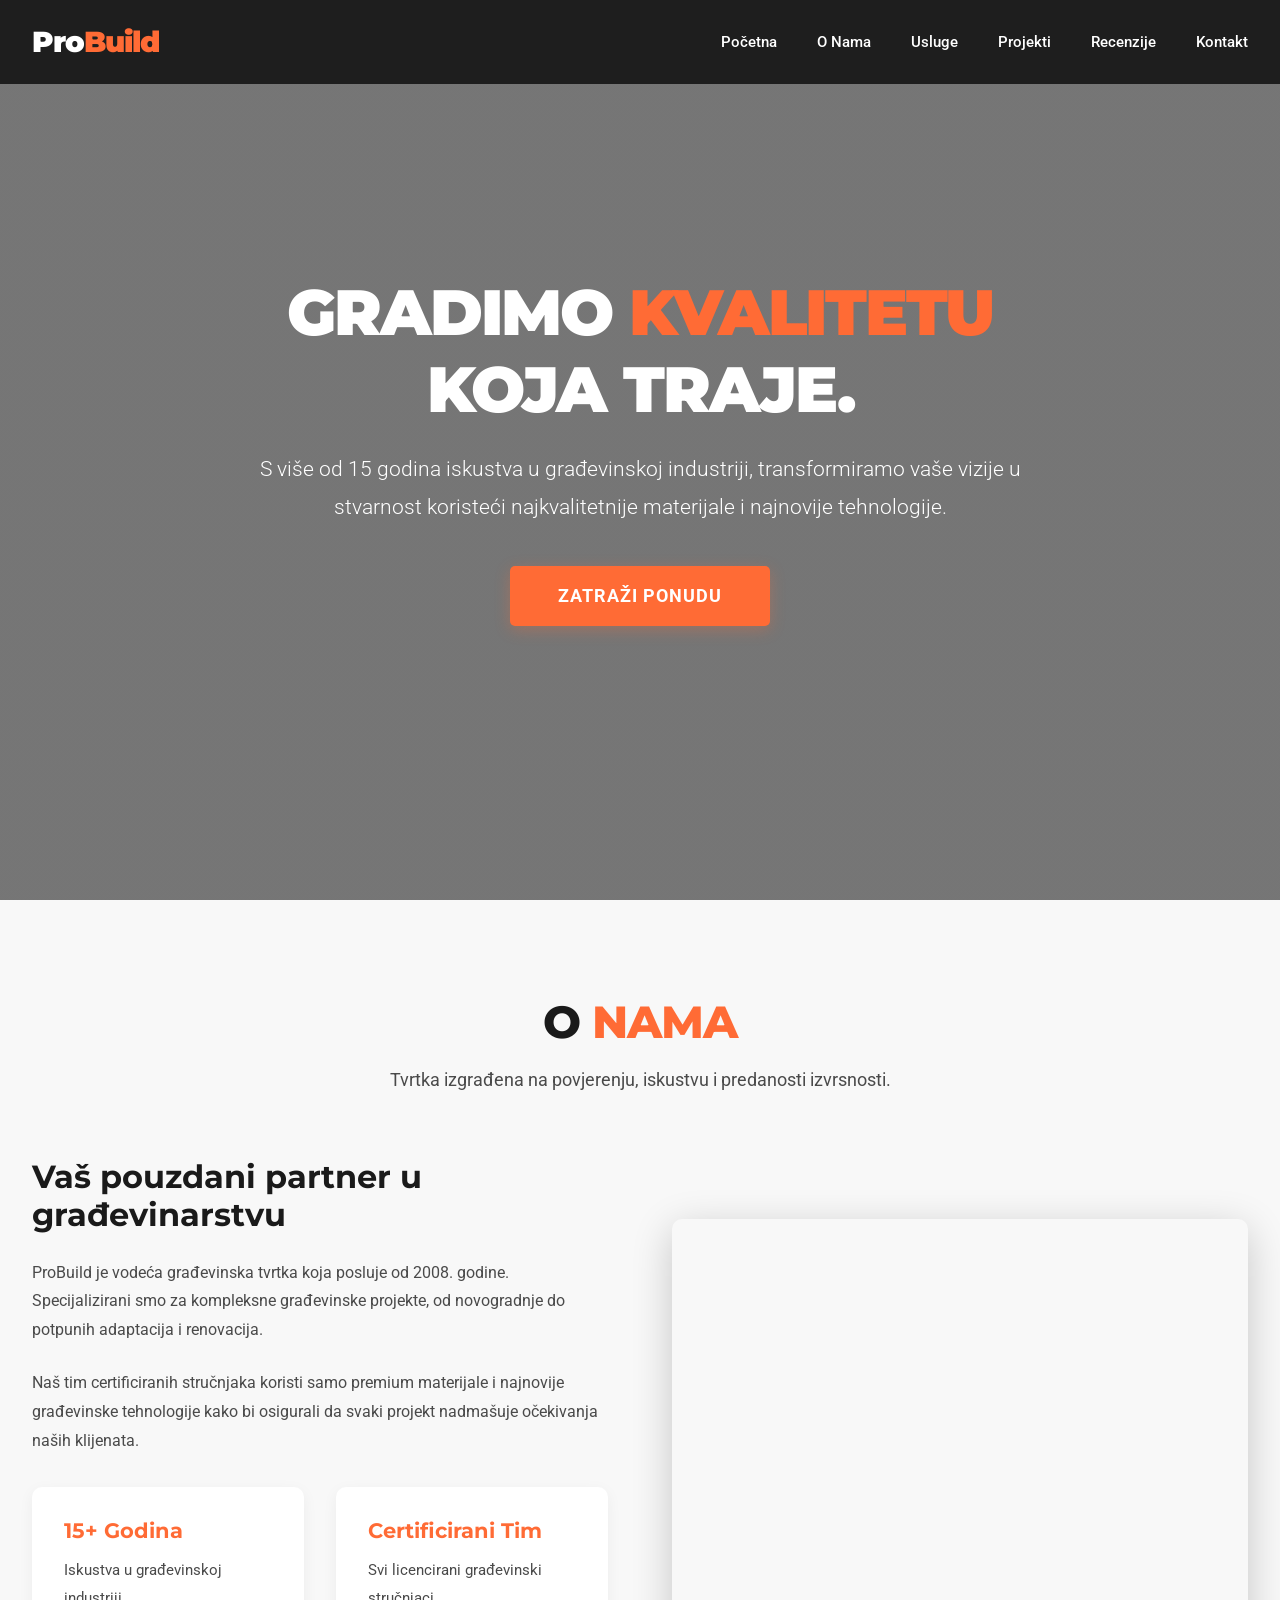
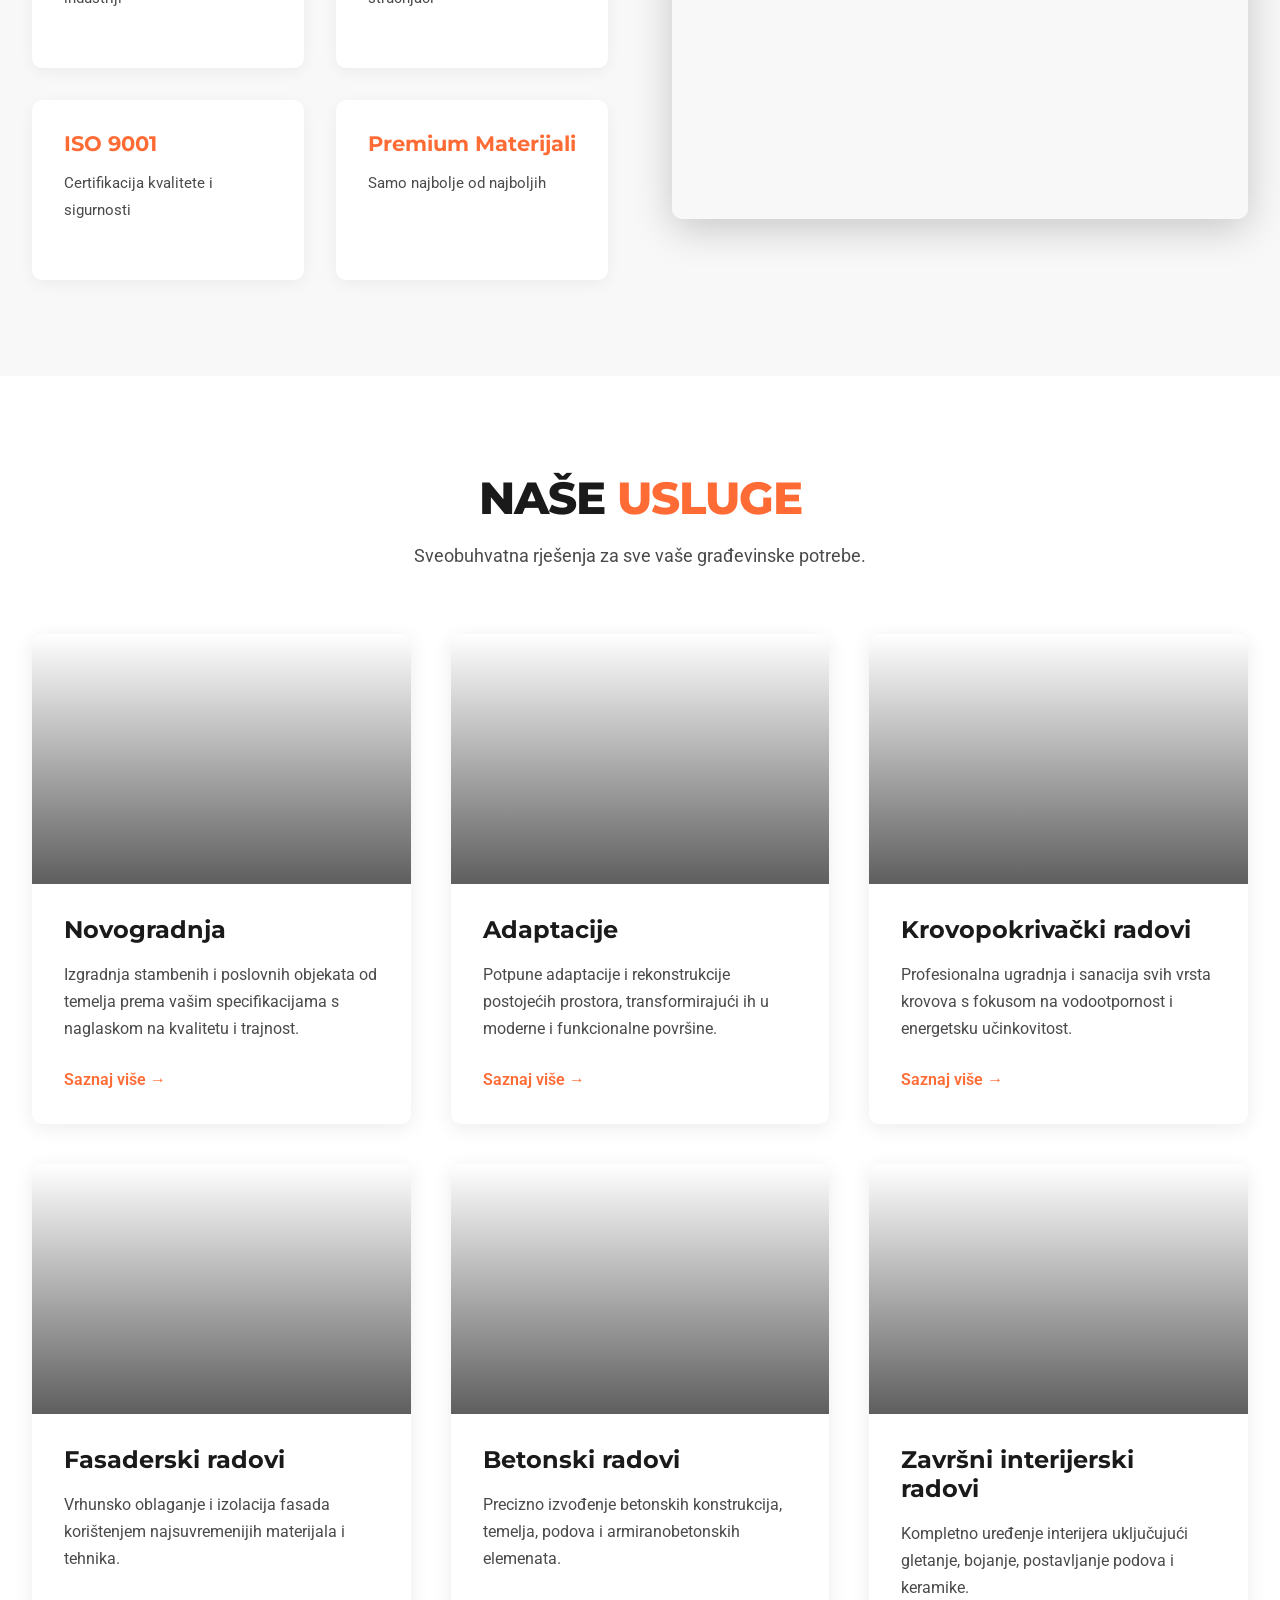
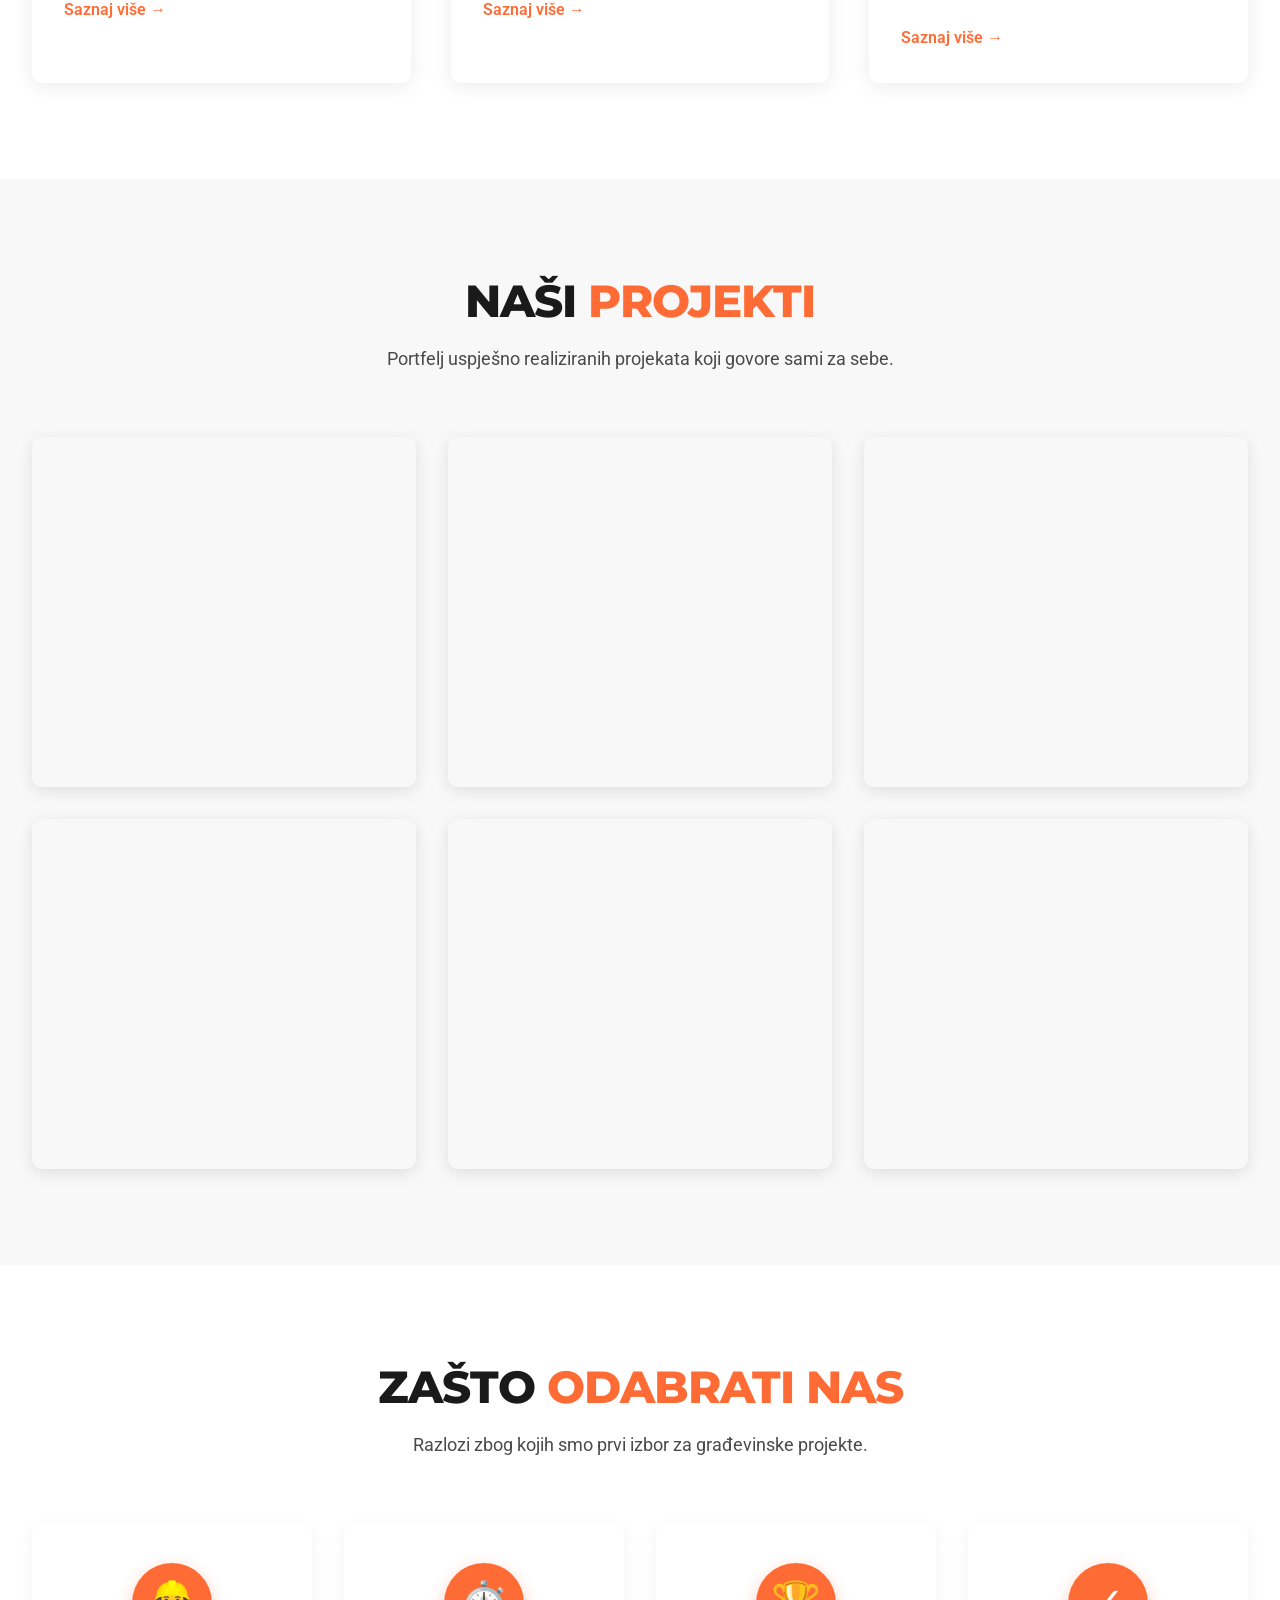
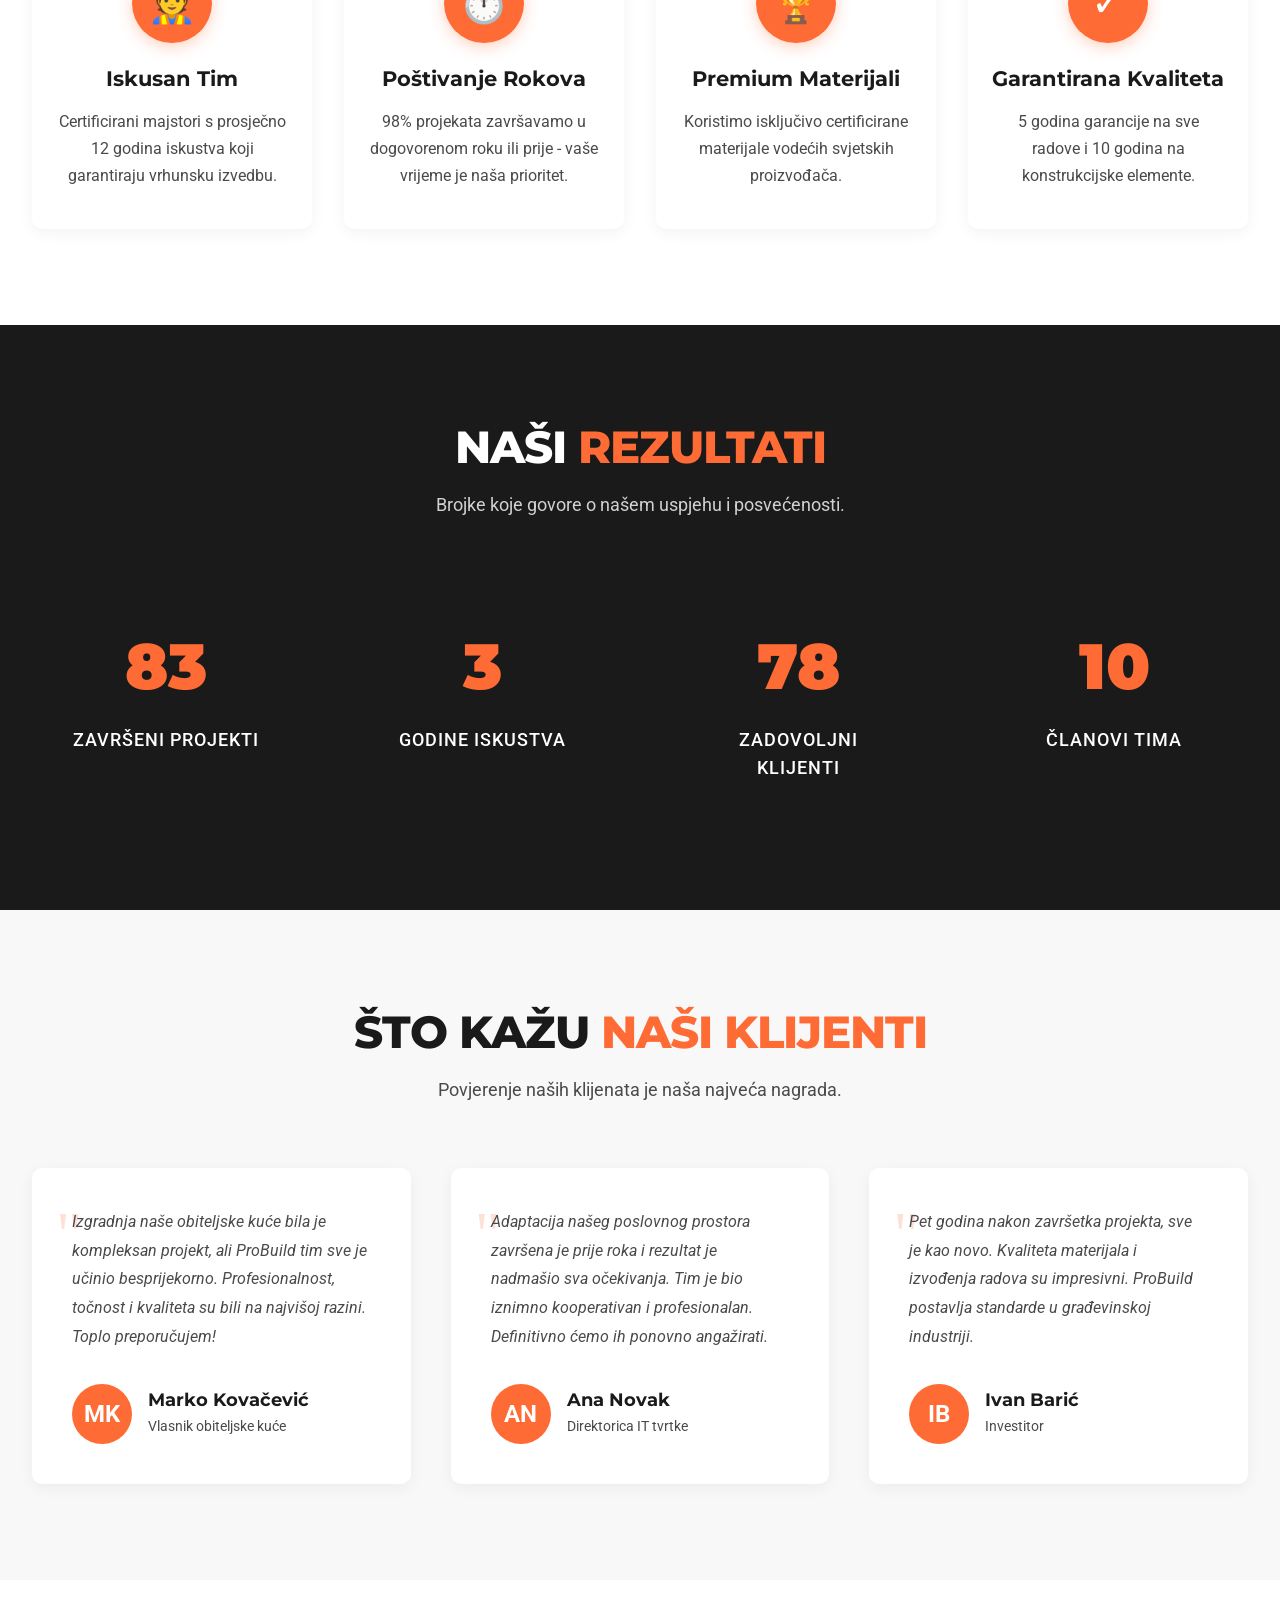
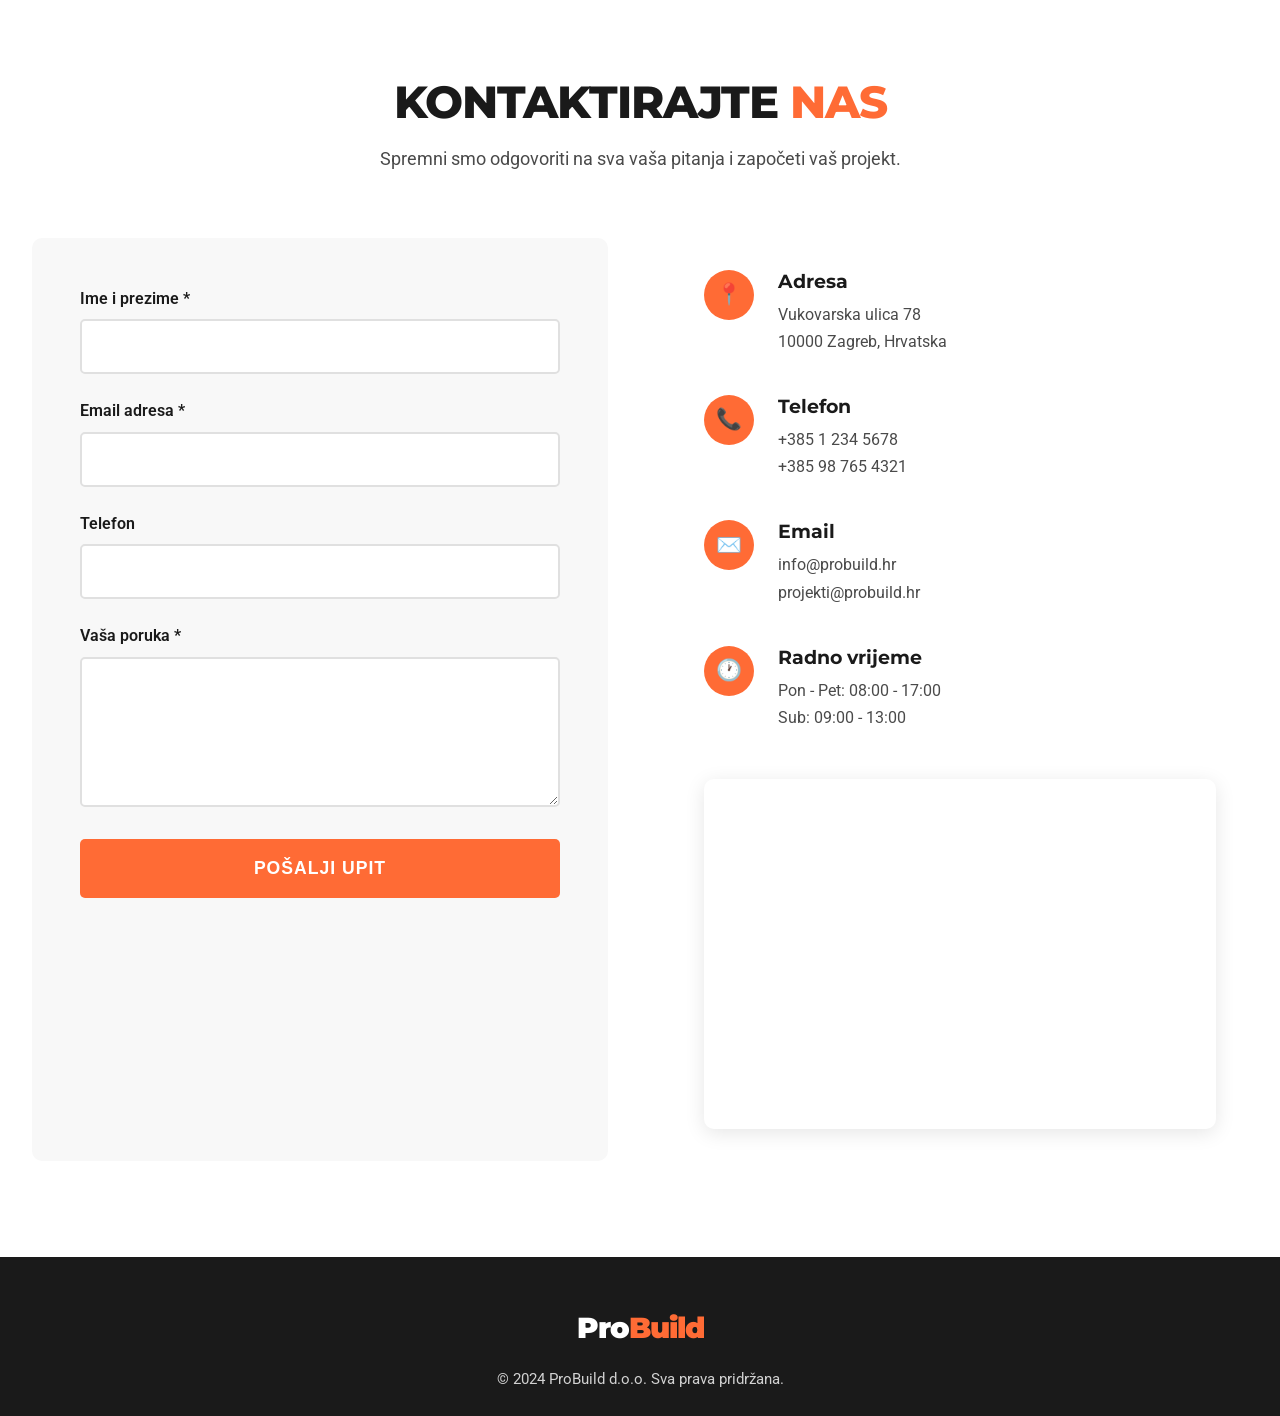
<file: gradjevinska-tvrtka.html>
<!DOCTYPE html>
<html lang="hr">
<head>
    <meta charset="UTF-8">
    <meta name="viewport" content="width=device-width, initial-scale=1.0">
    <title>ProBuild - Gradimo kvalitetu koja traje</title>
    <link rel="preconnect" href="https://fonts.googleapis.com">
    <link rel="preconnect" href="https://fonts.gstatic.com" crossorigin>
    <link href="https://fonts.googleapis.com/css2?family=Montserrat:wght@300;400;500;600;700;800;900&family=Roboto:wght@300;400;500;700&display=swap" rel="stylesheet">
    <style>
        * {
            margin: 0;
            padding: 0;
            box-sizing: border-box;
        }

        :root {
            --dark-gray: #1a1a1a;
            --medium-gray: #2d2d2d;
            --light-gray: #4a4a4a;
            --orange: #ff6b35;
            --orange-hover: #e55a28;
            --white: #ffffff;
            --off-white: #f8f8f8;
        }

        html {
            scroll-behavior: smooth;
        }

        body {
            font-family: 'Roboto', sans-serif;
            line-height: 1.6;
            color: var(--dark-gray);
            overflow-x: hidden;
        }

        h1, h2, h3, h4, h5, h6 {
            font-family: 'Montserrat', sans-serif;
            font-weight: 700;
            line-height: 1.2;
        }

        /* Navigation */
        nav {
            position: fixed;
            top: 0;
            width: 100%;
            background: rgba(26, 26, 26, 0.95);
            backdrop-filter: blur(10px);
            z-index: 1000;
            transition: all 0.3s ease;
        }

        nav.scrolled {
            background: rgba(26, 26, 26, 0.98);
            box-shadow: 0 2px 20px rgba(0, 0, 0, 0.3);
        }

        .nav-container {
            max-width: 1400px;
            margin: 0 auto;
            display: flex;
            justify-content: space-between;
            align-items: center;
            padding: 1.2rem 2rem;
        }

        .logo {
            font-family: 'Montserrat', sans-serif;
            font-size: 1.8rem;
            font-weight: 900;
            color: var(--white);
            letter-spacing: -1px;
        }

        .logo span {
            color: var(--orange);
        }

        .nav-links {
            display: flex;
            list-style: none;
            gap: 2.5rem;
        }

        .nav-links a {
            color: var(--white);
            text-decoration: none;
            font-weight: 500;
            font-size: 0.95rem;
            transition: color 0.3s ease;
            position: relative;
        }

        .nav-links a::after {
            content: '';
            position: absolute;
            bottom: -5px;
            left: 0;
            width: 0;
            height: 2px;
            background: var(--orange);
            transition: width 0.3s ease;
        }

        .nav-links a:hover::after {
            width: 100%;
        }

        .nav-links a:hover {
            color: var(--orange);
        }

        .menu-toggle {
            display: none;
            flex-direction: column;
            cursor: pointer;
            gap: 5px;
        }

        .menu-toggle span {
            width: 25px;
            height: 3px;
            background: var(--white);
            transition: all 0.3s ease;
        }

        /* Hero Section */
        .hero {
            height: 100vh;
            background: linear-gradient(rgba(26, 26, 26, 0.6), rgba(26, 26, 26, 0.6)), 
                        url('https://images.unsplash.com/photo-1541888946425-d81bb19240f5?w=1600&q=80') center/cover;
            display: flex;
            align-items: center;
            justify-content: center;
            text-align: center;
            color: var(--white);
            position: relative;
        }

        .hero-content {
            max-width: 900px;
            padding: 2rem;
            animation: fadeInUp 1s ease;
        }

        .hero h1 {
            font-size: 4rem;
            font-weight: 900;
            margin-bottom: 1.5rem;
            text-transform: uppercase;
            letter-spacing: -2px;
        }

        .hero h1 span {
            color: var(--orange);
        }

        .hero p {
            font-size: 1.3rem;
            margin-bottom: 2.5rem;
            font-weight: 300;
            line-height: 1.8;
        }

        .cta-button {
            display: inline-block;
            padding: 1rem 3rem;
            background: var(--orange);
            color: var(--white);
            text-decoration: none;
            font-weight: 700;
            font-size: 1.1rem;
            border-radius: 5px;
            transition: all 0.3s ease;
            text-transform: uppercase;
            letter-spacing: 1px;
            box-shadow: 0 4px 15px rgba(255, 107, 53, 0.3);
        }

        .cta-button:hover {
            background: var(--orange-hover);
            transform: translateY(-3px);
            box-shadow: 0 6px 25px rgba(255, 107, 53, 0.4);
        }

        /* Section Styles */
        section {
            padding: 6rem 2rem;
        }

        .section-title {
            text-align: center;
            margin-bottom: 4rem;
        }

        .section-title h2 {
            font-size: 2.8rem;
            font-weight: 800;
            margin-bottom: 1rem;
            text-transform: uppercase;
            letter-spacing: -1px;
        }

        .section-title h2 span {
            color: var(--orange);
        }

        .section-title p {
            font-size: 1.1rem;
            color: var(--light-gray);
            max-width: 700px;
            margin: 0 auto;
        }

        .container {
            max-width: 1400px;
            margin: 0 auto;
        }

        /* O Nama */
        #o-nama {
            background: var(--off-white);
        }

        .about-grid {
            display: grid;
            grid-template-columns: 1fr 1fr;
            gap: 4rem;
            align-items: center;
        }

        .about-content h3 {
            font-size: 2rem;
            margin-bottom: 1.5rem;
            color: var(--dark-gray);
        }

        .about-content p {
            margin-bottom: 1.5rem;
            line-height: 1.8;
            color: var(--light-gray);
        }

        .about-features {
            display: grid;
            grid-template-columns: repeat(2, 1fr);
            gap: 2rem;
            margin-top: 2rem;
        }

        .feature-item {
            background: var(--white);
            padding: 2rem;
            border-radius: 10px;
            box-shadow: 0 4px 15px rgba(0, 0, 0, 0.05);
            transition: all 0.3s ease;
        }

        .feature-item:hover {
            transform: translateY(-5px);
            box-shadow: 0 8px 25px rgba(0, 0, 0, 0.1);
        }

        .feature-item h4 {
            color: var(--orange);
            margin-bottom: 0.8rem;
            font-size: 1.3rem;
        }

        .feature-item p {
            color: var(--light-gray);
            font-size: 0.95rem;
        }

        .about-image {
            height: 600px;
            border-radius: 10px;
            background: url('https://images.unsplash.com/photo-1590496793907-4e0e5133e05f?w=800&q=80') center/cover;
            box-shadow: 0 10px 40px rgba(0, 0, 0, 0.2);
        }

        /* Usluge */
        .services-grid {
            display: grid;
            grid-template-columns: repeat(3, 1fr);
            gap: 2.5rem;
        }

        .service-card {
            background: var(--white);
            border-radius: 10px;
            overflow: hidden;
            box-shadow: 0 4px 20px rgba(0, 0, 0, 0.08);
            transition: all 0.4s ease;
            cursor: pointer;
        }

        .service-card:hover {
            transform: translateY(-10px);
            box-shadow: 0 10px 40px rgba(0, 0, 0, 0.15);
        }

        .service-image {
            height: 250px;
            background-size: cover;
            background-position: center;
            position: relative;
            overflow: hidden;
        }

        .service-image::before {
            content: '';
            position: absolute;
            top: 0;
            left: 0;
            width: 100%;
            height: 100%;
            background: linear-gradient(to bottom, transparent, rgba(26, 26, 26, 0.7));
        }

        .service-card:hover .service-image::before {
            background: linear-gradient(to bottom, transparent, rgba(255, 107, 53, 0.7));
        }

        .service-content {
            padding: 2rem;
        }

        .service-content h3 {
            font-size: 1.5rem;
            margin-bottom: 1rem;
            color: var(--dark-gray);
        }

        .service-content p {
            color: var(--light-gray);
            line-height: 1.7;
            margin-bottom: 1.5rem;
        }

        .service-link {
            color: var(--orange);
            text-decoration: none;
            font-weight: 600;
            display: inline-flex;
            align-items: center;
            gap: 0.5rem;
            transition: gap 0.3s ease;
        }

        .service-link:hover {
            gap: 1rem;
        }

        /* Projekti */
        #projekti {
            background: var(--off-white);
        }

        .projects-grid {
            display: grid;
            grid-template-columns: repeat(3, 1fr);
            gap: 2rem;
        }

        .project-card {
            position: relative;
            height: 350px;
            border-radius: 10px;
            overflow: hidden;
            cursor: pointer;
            box-shadow: 0 4px 15px rgba(0, 0, 0, 0.1);
        }

        .project-image {
            width: 100%;
            height: 100%;
            background-size: cover;
            background-position: center;
            transition: transform 0.5s ease;
        }

        .project-card:hover .project-image {
            transform: scale(1.1);
        }

        .project-overlay {
            position: absolute;
            bottom: 0;
            left: 0;
            width: 100%;
            padding: 2rem;
            background: linear-gradient(to top, rgba(26, 26, 26, 0.95), transparent);
            color: var(--white);
            transform: translateY(100%);
            transition: transform 0.4s ease;
        }

        .project-card:hover .project-overlay {
            transform: translateY(0);
        }

        .project-overlay h3 {
            font-size: 1.5rem;
            margin-bottom: 0.5rem;
        }

        .project-overlay p {
            font-size: 0.95rem;
            opacity: 0.9;
        }

        /* Zašto Mi */
        .why-us-grid {
            display: grid;
            grid-template-columns: repeat(4, 1fr);
            gap: 2rem;
        }

        .why-card {
            text-align: center;
            padding: 2.5rem 1.5rem;
            background: var(--white);
            border-radius: 10px;
            box-shadow: 0 4px 15px rgba(0, 0, 0, 0.05);
            transition: all 0.3s ease;
        }

        .why-card:hover {
            transform: translateY(-10px);
            box-shadow: 0 8px 30px rgba(0, 0, 0, 0.1);
        }

        .why-icon {
            width: 80px;
            height: 80px;
            background: var(--orange);
            border-radius: 50%;
            margin: 0 auto 1.5rem;
            display: flex;
            align-items: center;
            justify-content: center;
            font-size: 2.5rem;
            color: var(--white);
            box-shadow: 0 4px 15px rgba(255, 107, 53, 0.3);
        }

        .why-card h3 {
            font-size: 1.3rem;
            margin-bottom: 1rem;
            color: var(--dark-gray);
        }

        .why-card p {
            color: var(--light-gray);
            line-height: 1.7;
        }

        /* Statistika */
        #statistika {
            background: var(--dark-gray);
            color: var(--white);
        }

        .stats-grid {
            display: grid;
            grid-template-columns: repeat(4, 1fr);
            gap: 3rem;
            text-align: center;
        }

        .stat-item {
            padding: 2rem;
        }

        .stat-number {
            font-size: 4rem;
            font-weight: 900;
            color: var(--orange);
            margin-bottom: 0.5rem;
            font-family: 'Montserrat', sans-serif;
        }

        .stat-label {
            font-size: 1.1rem;
            text-transform: uppercase;
            letter-spacing: 1px;
            font-weight: 500;
        }

        /* Recenzije */
        #recenzije {
            background: var(--off-white);
        }

        .testimonials-grid {
            display: grid;
            grid-template-columns: repeat(3, 1fr);
            gap: 2.5rem;
        }

        .testimonial-card {
            background: var(--white);
            padding: 2.5rem;
            border-radius: 10px;
            box-shadow: 0 4px 15px rgba(0, 0, 0, 0.05);
            position: relative;
            transition: all 0.3s ease;
        }

        .testimonial-card:hover {
            transform: translateY(-5px);
            box-shadow: 0 8px 25px rgba(0, 0, 0, 0.1);
        }

        .testimonial-quote {
            font-size: 4rem;
            color: var(--orange);
            opacity: 0.2;
            position: absolute;
            top: 1rem;
            left: 1.5rem;
            font-family: Georgia, serif;
        }

        .testimonial-text {
            margin-bottom: 2rem;
            font-style: italic;
            color: var(--light-gray);
            line-height: 1.8;
            position: relative;
            z-index: 1;
        }

        .testimonial-author {
            display: flex;
            align-items: center;
            gap: 1rem;
        }

        .author-avatar {
            width: 60px;
            height: 60px;
            border-radius: 50%;
            background: var(--orange);
            display: flex;
            align-items: center;
            justify-content: center;
            color: var(--white);
            font-size: 1.5rem;
            font-weight: 700;
        }

        .author-info h4 {
            font-size: 1.1rem;
            margin-bottom: 0.3rem;
            color: var(--dark-gray);
        }

        .author-info p {
            font-size: 0.9rem;
            color: var(--light-gray);
        }

        /* Kontakt */
        #kontakt {
            background: var(--white);
        }

        .contact-container {
            display: grid;
            grid-template-columns: 1fr 1fr;
            gap: 4rem;
        }

        .contact-form {
            background: var(--off-white);
            padding: 3rem;
            border-radius: 10px;
        }

        .form-group {
            margin-bottom: 1.5rem;
        }

        .form-group label {
            display: block;
            margin-bottom: 0.5rem;
            font-weight: 600;
            color: var(--dark-gray);
        }

        .form-group input,
        .form-group textarea {
            width: 100%;
            padding: 1rem;
            border: 2px solid #e0e0e0;
            border-radius: 5px;
            font-family: 'Roboto', sans-serif;
            font-size: 1rem;
            transition: border-color 0.3s ease;
        }

        .form-group input:focus,
        .form-group textarea:focus {
            outline: none;
            border-color: var(--orange);
        }

        .form-group textarea {
            resize: vertical;
            min-height: 150px;
        }

        .submit-button {
            width: 100%;
            padding: 1.2rem;
            background: var(--orange);
            color: var(--white);
            border: none;
            border-radius: 5px;
            font-size: 1.1rem;
            font-weight: 700;
            cursor: pointer;
            text-transform: uppercase;
            letter-spacing: 1px;
            transition: all 0.3s ease;
        }

        .submit-button:hover {
            background: var(--orange-hover);
            transform: translateY(-2px);
            box-shadow: 0 4px 15px rgba(255, 107, 53, 0.3);
        }

        .contact-info {
            padding: 2rem;
        }

        .info-item {
            display: flex;
            gap: 1.5rem;
            margin-bottom: 2.5rem;
        }

        .info-icon {
            width: 50px;
            height: 50px;
            background: var(--orange);
            border-radius: 50%;
            display: flex;
            align-items: center;
            justify-content: center;
            color: var(--white);
            font-size: 1.3rem;
            flex-shrink: 0;
        }

        .info-content h3 {
            font-size: 1.2rem;
            margin-bottom: 0.5rem;
            color: var(--dark-gray);
        }

        .info-content p {
            color: var(--light-gray);
            line-height: 1.7;
        }

        .map-container {
            margin-top: 3rem;
            border-radius: 10px;
            overflow: hidden;
            height: 350px;
            box-shadow: 0 4px 20px rgba(0, 0, 0, 0.1);
        }

        .map-container iframe {
            width: 100%;
            height: 100%;
            border: none;
        }

        /* Footer */
        footer {
            background: var(--dark-gray);
            color: var(--white);
            padding: 3rem 2rem 1.5rem;
        }

        .footer-content {
            max-width: 1400px;
            margin: 0 auto;
            text-align: center;
        }

        .footer-content p {
            opacity: 0.8;
            font-size: 0.95rem;
        }

        .footer-content .logo {
            margin-bottom: 1rem;
        }

        /* Animations */
        @keyframes fadeInUp {
            from {
                opacity: 0;
                transform: translateY(30px);
            }
            to {
                opacity: 1;
                transform: translateY(0);
            }
        }

        .fade-in {
            opacity: 0;
            transform: translateY(30px);
            transition: all 0.8s ease;
        }

        .fade-in.visible {
            opacity: 1;
            transform: translateY(0);
        }

        /* Responsive Design */
        @media (max-width: 1200px) {
            .services-grid,
            .projects-grid,
            .testimonials-grid {
                grid-template-columns: repeat(2, 1fr);
            }

            .why-us-grid,
            .stats-grid {
                grid-template-columns: repeat(2, 1fr);
            }
        }

        @media (max-width: 768px) {
            .menu-toggle {
                display: flex;
            }

            .nav-links {
                position: fixed;
                top: 70px;
                left: -100%;
                flex-direction: column;
                background: rgba(26, 26, 26, 0.98);
                width: 100%;
                padding: 2rem;
                gap: 1.5rem;
                transition: left 0.3s ease;
            }

            .nav-links.active {
                left: 0;
            }

            .hero h1 {
                font-size: 2.5rem;
            }

            .hero p {
                font-size: 1.1rem;
            }

            .section-title h2 {
                font-size: 2rem;
            }

            .about-grid,
            .contact-container {
                grid-template-columns: 1fr;
            }

            .about-features {
                grid-template-columns: 1fr;
            }

            .services-grid,
            .projects-grid,
            .why-us-grid,
            .stats-grid,
            .testimonials-grid {
                grid-template-columns: 1fr;
            }

            .about-image {
                height: 400px;
            }

            section {
                padding: 4rem 1.5rem;
            }
        }
    </style>
</head>
<body>
    <!-- Navigation -->
    <nav id="navbar">
        <div class="nav-container">
            <div class="logo">Pro<span>Build</span></div>
            <div class="menu-toggle" id="menuToggle">
                <span></span>
                <span></span>
                <span></span>
            </div>
            <ul class="nav-links" id="navLinks">
                <li><a href="#home">Početna</a></li>
                <li><a href="#o-nama">O Nama</a></li>
                <li><a href="#usluge">Usluge</a></li>
                <li><a href="#projekti">Projekti</a></li>
                <li><a href="#recenzije">Recenzije</a></li>
                <li><a href="#kontakt">Kontakt</a></li>
            </ul>
        </div>
    </nav>

    <!-- Hero Section -->
    <section class="hero" id="home">
        <div class="hero-content">
            <h1>Gradimo <span>kvalitetu</span> koja traje.</h1>
            <p>S više od 15 godina iskustva u građevinskoj industriji, transformiramo vaše vizije u stvarnost koristeći najkvalitetnije materijale i najnovije tehnologije.</p>
            <a href="#kontakt" class="cta-button">Zatraži ponudu</a>
        </div>
    </section>

    <!-- O Nama -->
    <section id="o-nama">
        <div class="container">
            <div class="section-title fade-in">
                <h2>O <span>Nama</span></h2>
                <p>Tvrtka izgrađena na povjerenju, iskustvu i predanosti izvrsnosti.</p>
            </div>
            <div class="about-grid">
                <div class="about-content fade-in">
                    <h3>Vaš pouzdani partner u građevinarstvu</h3>
                    <p>ProBuild je vodeća građevinska tvrtka koja posluje od 2008. godine. Specijalizirani smo za kompleksne građevinske projekte, od novogradnje do potpunih adaptacija i renovacija.</p>
                    <p>Naš tim certificiranih stručnjaka koristi samo premium materijale i najnovije građevinske tehnologije kako bi osigurali da svaki projekt nadmašuje očekivanja naših klijenata.</p>
                    <div class="about-features">
                        <div class="feature-item fade-in">
                            <h4>15+ Godina</h4>
                            <p>Iskustva u građevinskoj industriji</p>
                        </div>
                        <div class="feature-item fade-in">
                            <h4>Certificirani Tim</h4>
                            <p>Svi licencirani građevinski stručnjaci</p>
                        </div>
                        <div class="feature-item fade-in">
                            <h4>ISO 9001</h4>
                            <p>Certifikacija kvalitete i sigurnosti</p>
                        </div>
                        <div class="feature-item fade-in">
                            <h4>Premium Materijali</h4>
                            <p>Samo najbolje od najboljih</p>
                        </div>
                    </div>
                </div>
                <div class="about-image fade-in" style="background-image: url('https://images.unsplash.com/photo-1587582423116-ec07293f0395?q=80&w=1170&auto=format&fit=crop&ixlib=rb-4.1.0&ixid=M3wxMjA3fDB8MHxwaG90by1wYWdlfHx8fGVufDB8fHx8fA%3D%3D');"></div>
            </div>
        </div>
    </section>

    <!-- Usluge -->
    <section id="usluge">
        <div class="container">
            <div class="section-title fade-in">
                <h2>Naše <span>Usluge</span></h2>
                <p>Sveobuhvatna rješenja za sve vaše građevinske potrebe.</p>
            </div>
            <div class="services-grid">
                <div class="service-card fade-in">
                    <div class="service-image" style="background-image: url('https://images.unsplash.com/photo-1503387762-592deb58ef4e?w=600&q=80');"></div>
                    <div class="service-content">
                        <h3>Novogradnja</h3>
                        <p>Izgradnja stambenih i poslovnih objekata od temelja prema vašim specifikacijama s naglaskom na kvalitetu i trajnost.</p>
                        <a href="#kontakt" class="service-link">Saznaj više →</a>
                    </div>
                </div>
                <div class="service-card fade-in">
                    <div class="service-image" style="background-image: url('https://images.unsplash.com/photo-1595844730289-b248c919d6f9?w=500&auto=format&fit=crop&q=60&ixlib=rb-4.1.0&ixid=M3wxMjA3fDB8MHxzZWFyY2h8Nnx8YnVpbGRlcnxlbnwwfHwwfHx8MA%3D%3D');"></div>
                    <div class="service-content">
                        <h3>Adaptacije</h3>
                        <p>Potpune adaptacije i rekonstrukcije postojećih prostora, transformirajući ih u moderne i funkcionalne površine.</p>
                        <a href="#kontakt" class="service-link">Saznaj više →</a>
                    </div>
                </div>
                <div class="service-card fade-in">
                    <div class="service-image" style="background-image: url('https://plus.unsplash.com/premium_photo-1683140940649-71864ae8156e?w=500&auto=format&fit=crop&q=60&ixlib=rb-4.1.0&ixid=M3wxMjA3fDB8MHxzZWFyY2h8NXx8cm9vZmluZ3xlbnwwfHwwfHx8MA%3D%3D');"></div>
                    <div class="service-content">
                        <h3>Krovopokrivački radovi</h3>
                        <p>Profesionalna ugradnja i sanacija svih vrsta krovova s fokusom na vodootpornost i energetsku učinkovitost.</p>
                        <a href="#kontakt" class="service-link">Saznaj više →</a>
                    </div>
                </div>
                <div class="service-card fade-in">
                    <div class="service-image" style="background-image: url('https://images.unsplash.com/photo-1607400201889-565b1ee75f8e?w=600&q=80');"></div>
                    <div class="service-content">
                        <h3>Fasaderski radovi</h3>
                        <p>Vrhunsko oblaganje i izolacija fasada korištenjem najsuvremenijih materijala i tehnika.</p>
                        <a href="#kontakt" class="service-link">Saznaj više →</a>
                    </div>
                </div>
                <div class="service-card fade-in">
                    <div class="service-image" style="background-image: url('https://plus.unsplash.com/premium_photo-1683121530725-e9ddd6c74ef1?w=500&auto=format&fit=crop&q=60&ixlib=rb-4.1.0&ixid=M3wxMjA3fDB8MHxzZWFyY2h8OXx8Y2VtZW50aW5nfGVufDB8fDB8fHww');"></div>
                    <div class="service-content">
                        <h3>Betonski radovi</h3>
                        <p>Precizno izvođenje betonskih konstrukcija, temelja, podova i armiranobetonskih elemenata.</p>
                        <a href="#kontakt" class="service-link">Saznaj više →</a>
                    </div>
                </div>
                <div class="service-card fade-in">
                    <div class="service-image" style="background-image: url('https://images.unsplash.com/photo-1615529182904-14819c35db37?w=600&q=80');"></div>
                    <div class="service-content">
                        <h3>Završni interijerski radovi</h3>
                        <p>Kompletno uređenje interijera uključujući gletanje, bojanje, postavljanje podova i keramike.</p>
                        <a href="#kontakt" class="service-link">Saznaj više →</a>
                    </div>
                </div>
            </div>
        </div>
    </section>

    <!-- Projekti -->
    <section id="projekti">
        <div class="container">
            <div class="section-title fade-in">
                <h2>Naši <span>Projekti</span></h2>
                <p>Portfelj uspješno realiziranih projekata koji govore sami za sebe.</p>
            </div>
            <div class="projects-grid">
                <div class="project-card fade-in">
                    <div class="project-image" style="background-image: url('https://images.unsplash.com/photo-1600585154340-be6161a56a0c?w=600&q=80');"></div>
                    <div class="project-overlay">
                        <h3>Moderna vila Zagreb</h3>
                        <p>Luksuzna stambena građevina • 450m²</p>
                    </div>
                </div>
                <div class="project-card fade-in">
                    <div class="project-image" style="background-image: url('https://images.unsplash.com/photo-1600607687939-ce8a6c25118c?w=600&q=80');"></div>
                    <div class="project-overlay">
                        <h3>Poslovni kompleks</h3>
                        <p>Komercijalni prostor • 1200m²</p>
                    </div>
                </div>
                <div class="project-card fade-in">
                    <div class="project-image" style="background-image: url('https://images.unsplash.com/photo-1600566753086-00f18fb6b3ea?w=600&q=80');"></div>
                    <div class="project-overlay">
                        <h3>Stambena zgrada</h3>
                        <p>Višekatnica • 12 stanova</p>
                    </div>
                </div>
                <div class="project-card fade-in">
                    <div class="project-image" style="background-image: url('https://images.unsplash.com/photo-1600210492486-724fe5c67fb0?w=600&q=80');"></div>
                    <div class="project-overlay">
                        <h3>Renovacija obiteljske kuće</h3>
                        <p>Kompletna adaptacija • 280m²</p>
                    </div>
                </div>
                <div class="project-card fade-in">
                    <div class="project-image" style="background-image: url('https://images.unsplash.com/photo-1600047509807-ba8f99d2cdde?w=600&q=80');"></div>
                    <div class="project-overlay">
                        <h3>Industrijska hala</h3>
                        <p>Skladišni prostor • 2500m²</p>
                    </div>
                </div>
                <div class="project-card fade-in">
                    <div class="project-image" style="background-image: url('https://images.unsplash.com/photo-1600585154526-990dced4db0d?w=600&q=80');"></div>
                    <div class="project-overlay">
                        <h3>Luksuzni apartmani</h3>
                        <p>Premium stambeni kompleks • 8 jedinica</p>
                    </div>
                </div>
            </div>
        </div>
    </section>

    <!-- Zašto Odabrati Nas -->
    <section id="zasto-mi">
        <div class="container">
            <div class="section-title fade-in">
                <h2>Zašto <span>Odabrati Nas</span></h2>
                <p>Razlozi zbog kojih smo prvi izbor za građevinske projekte.</p>
            </div>
            <div class="why-us-grid">
                <div class="why-card fade-in">
                    <div class="why-icon">👷</div>
                    <h3>Iskusan Tim</h3>
                    <p>Certificirani majstori s prosječno 12 godina iskustva koji garantiraju vrhunsku izvedbu.</p>
                </div>
                <div class="why-card fade-in">
                    <div class="why-icon">⏱️</div>
                    <h3>Poštivanje Rokova</h3>
                    <p>98% projekata završavamo u dogovorenom roku ili prije - vaše vrijeme je naša prioritet.</p>
                </div>
                <div class="why-card fade-in">
                    <div class="why-icon">🏆</div>
                    <h3>Premium Materijali</h3>
                    <p>Koristimo isključivo certificirane materijale vodećih svjetskih proizvođača.</p>
                </div>
                <div class="why-card fade-in">
                    <div class="why-icon">✓</div>
                    <h3>Garantirana Kvaliteta</h3>
                    <p>5 godina garancije na sve radove i 10 godina na konstrukcijske elemente.</p>
                </div>
            </div>
        </div>
    </section>

    <!-- Statistika -->
    <section id="statistika">
        <div class="container">
            <div class="section-title fade-in">
                <h2 style="color: white;">Naši <span>Rezultati</span></h2>
                <p style="color: rgba(255,255,255,0.8);">Brojke koje govore o našem uspjehu i posvećenosti.</p>
            </div>
            <div class="stats-grid">
                <div class="stat-item fade-in">
                    <div class="stat-number" data-target="387">0</div>
                    <div class="stat-label">Završeni projekti</div>
                </div>
                <div class="stat-item fade-in">
                    <div class="stat-number" data-target="15">0</div>
                    <div class="stat-label">Godine iskustva</div>
                </div>
                <div class="stat-item fade-in">
                    <div class="stat-number" data-target="362">0</div>
                    <div class="stat-label">Zadovoljni klijenti</div>
                </div>
                <div class="stat-item fade-in">
                    <div class="stat-number" data-target="48">0</div>
                    <div class="stat-label">Članovi tima</div>
                </div>
            </div>
        </div>
    </section>

    <!-- Recenzije -->
    <section id="recenzije">
        <div class="container">
            <div class="section-title fade-in">
                <h2>Što Kažu <span>Naši Klijenti</span></h2>
                <p>Povjerenje naših klijenata je naša najveća nagrada.</p>
            </div>
            <div class="testimonials-grid">
                <div class="testimonial-card fade-in">
                    <div class="testimonial-quote">"</div>
                    <div class="testimonial-text">
                        Izgradnja naše obiteljske kuće bila je kompleksan projekt, ali ProBuild tim sve je učinio besprijekorno. Profesionalnost, točnost i kvaliteta su bili na najvišoj razini. Toplo preporučujem!
                    </div>
                    <div class="testimonial-author">
                        <div class="author-avatar">MK</div>
                        <div class="author-info">
                            <h4>Marko Kovačević</h4>
                            <p>Vlasnik obiteljske kuće</p>
                        </div>
                    </div>
                </div>
                <div class="testimonial-card fade-in">
                    <div class="testimonial-quote">"</div>
                    <div class="testimonial-text">
                        Adaptacija našeg poslovnog prostora završena je prije roka i rezultat je nadmašio sva očekivanja. Tim je bio iznimno kooperativan i profesionalan. Definitivno ćemo ih ponovno angažirati.
                    </div>
                    <div class="testimonial-author">
                        <div class="author-avatar">AN</div>
                        <div class="author-info">
                            <h4>Ana Novak</h4>
                            <p>Direktorica IT tvrtke</p>
                        </div>
                    </div>
                </div>
                <div class="testimonial-card fade-in">
                    <div class="testimonial-quote">"</div>
                    <div class="testimonial-text">
                        Pet godina nakon završetka projekta, sve je kao novo. Kvaliteta materijala i izvođenja radova su impresivni. ProBuild postavlja standarde u građevinskoj industriji.
                    </div>
                    <div class="testimonial-author">
                        <div class="author-avatar">IB</div>
                        <div class="author-info">
                            <h4>Ivan Barić</h4>
                            <p>Investitor</p>
                        </div>
                    </div>
                </div>
            </div>
        </div>
    </section>

    <!-- Kontakt -->
    <section id="kontakt">
        <div class="container">
            <div class="section-title fade-in">
                <h2>Kontaktirajte <span>Nas</span></h2>
                <p>Spremni smo odgovoriti na sva vaša pitanja i započeti vaš projekt.</p>
            </div>
            <div class="contact-container">
                <div class="contact-form fade-in">
                    <form id="contactForm">
                        <div class="form-group">
                            <label for="name">Ime i prezime *</label>
                            <input type="text" id="name" name="name" required>
                        </div>
                        <div class="form-group">
                            <label for="email">Email adresa *</label>
                            <input type="email" id="email" name="email" required>
                        </div>
                        <div class="form-group">
                            <label for="phone">Telefon</label>
                            <input type="tel" id="phone" name="phone">
                        </div>
                        <div class="form-group">
                            <label for="message">Vaša poruka *</label>
                            <textarea id="message" name="message" required></textarea>
                        </div>
                        <button type="submit" class="submit-button">Pošalji upit</button>
                    </form>
                </div>
                <div class="contact-info fade-in">
                    <div class="info-item">
                        <div class="info-icon">📍</div>
                        <div class="info-content">
                            <h3>Adresa</h3>
                            <p>Vukovarska ulica 78<br>10000 Zagreb, Hrvatska</p>
                        </div>
                    </div>
                    <div class="info-item">
                        <div class="info-icon">📞</div>
                        <div class="info-content">
                            <h3>Telefon</h3>
                            <p>+385 1 234 5678<br>+385 98 765 4321</p>
                        </div>
                    </div>
                    <div class="info-item">
                        <div class="info-icon">✉️</div>
                        <div class="info-content">
                            <h3>Email</h3>
                            <p>info@probuild.hr<br>projekti@probuild.hr</p>
                        </div>
                    </div>
                    <div class="info-item">
                        <div class="info-icon">🕐</div>
                        <div class="info-content">
                            <h3>Radno vrijeme</h3>
                            <p>Pon - Pet: 08:00 - 17:00<br>Sub: 09:00 - 13:00</p>
                        </div>
                    </div>
                    <div class="map-container">
                        <iframe src="https://www.google.com/maps/embed?pb=!1m18!1m12!1m3!1d2781.4869337086567!2d15.9819!3d45.8131!2m3!1f0!2f0!3f0!3m2!1i1024!2i768!4f13.1!3m3!1m2!1s0x4765d68f8f89b36d%3A0x4e646c9e32c6c0e7!2sZagreb%2C%20Croatia!5e0!3m2!1sen!2s!4v1234567890" allowfullscreen="" loading="lazy"></iframe>
                    </div>
                </div>
            </div>
        </div>
    </section>

    <!-- Footer -->
    <footer>
        <div class="footer-content">
            <div class="logo">Pro<span>Build</span></div>
            <p>&copy; 2024 ProBuild d.o.o. Sva prava pridržana.</p>
        </div>
    </footer>

    <script>
        // Mobile Menu Toggle
        const menuToggle = document.getElementById('menuToggle');
        const navLinks = document.getElementById('navLinks');

        menuToggle.addEventListener('click', () => {
            navLinks.classList.toggle('active');
        });

        // Close mobile menu when clicking on a link
        document.querySelectorAll('.nav-links a').forEach(link => {
            link.addEventListener('click', () => {
                navLinks.classList.remove('active');
            });
        });

        // Sticky Navigation
        const navbar = document.getElementById('navbar');
        window.addEventListener('scroll', () => {
            if (window.scrollY > 100) {
                navbar.classList.add('scrolled');
            } else {
                navbar.classList.remove('scrolled');
            }
        });

        // Scroll Animations
        const observerOptions = {
            threshold: 0.1,
            rootMargin: '0px 0px -50px 0px'
        };

        const observer = new IntersectionObserver((entries) => {
            entries.forEach(entry => {
                if (entry.isIntersecting) {
                    entry.target.classList.add('visible');
                }
            });
        }, observerOptions);

        document.querySelectorAll('.fade-in').forEach(el => {
            observer.observe(el);
        });

        // Counter Animation
        const counters = document.querySelectorAll('.stat-number');
        let hasAnimated = false;

        const animateCounters = () => {
            counters.forEach(counter => {
                const target = parseInt(counter.getAttribute('data-target'));
                const duration = 2000;
                const increment = target / (duration / 16);
                let current = 0;

                const updateCounter = () => {
                    if (current < target) {
                        current += increment;
                        counter.textContent = Math.floor(current);
                        requestAnimationFrame(updateCounter);
                    } else {
                        counter.textContent = target + '+';
                    }
                };

                updateCounter();
            });
        };

        const statsSection = document.getElementById('statistika');
        const statsObserver = new IntersectionObserver((entries) => {
            entries.forEach(entry => {
                if (entry.isIntersecting && !hasAnimated) {
                    animateCounters();
                    hasAnimated = true;
                }
            });
        }, { threshold: 0.5 });

        if (statsSection) {
            statsObserver.observe(statsSection);
        }

        // Form Submission
        document.getElementById('contactForm').addEventListener('submit', (e) => {
            e.preventDefault();
            
            const name = document.getElementById('name').value;
            const email = document.getElementById('email').value;
            const phone = document.getElementById('phone').value;
            const message = document.getElementById('message').value;

            alert(`Hvala ${name}! Vaša poruka je uspješno poslana. Kontaktirati ćemo vas u najkraćem mogućem roku.`);
            
            e.target.reset();
        });

        // Smooth Scroll
        document.querySelectorAll('a[href^="#"]').forEach(anchor => {
            anchor.addEventListener('click', function (e) {
                e.preventDefault();
                const target = document.querySelector(this.getAttribute('href'));
                if (target) {
                    window.scrollTo({
                        top: target.offsetTop - 70,
                        behavior: 'smooth'
                    });
                }
            });
        });
    </script>

    <!-- Vercel Web Analytics -->
    <script defer src="https://cdn.vercel-insights.com/v1/script.js"></script>
</body>
</html>
</file>
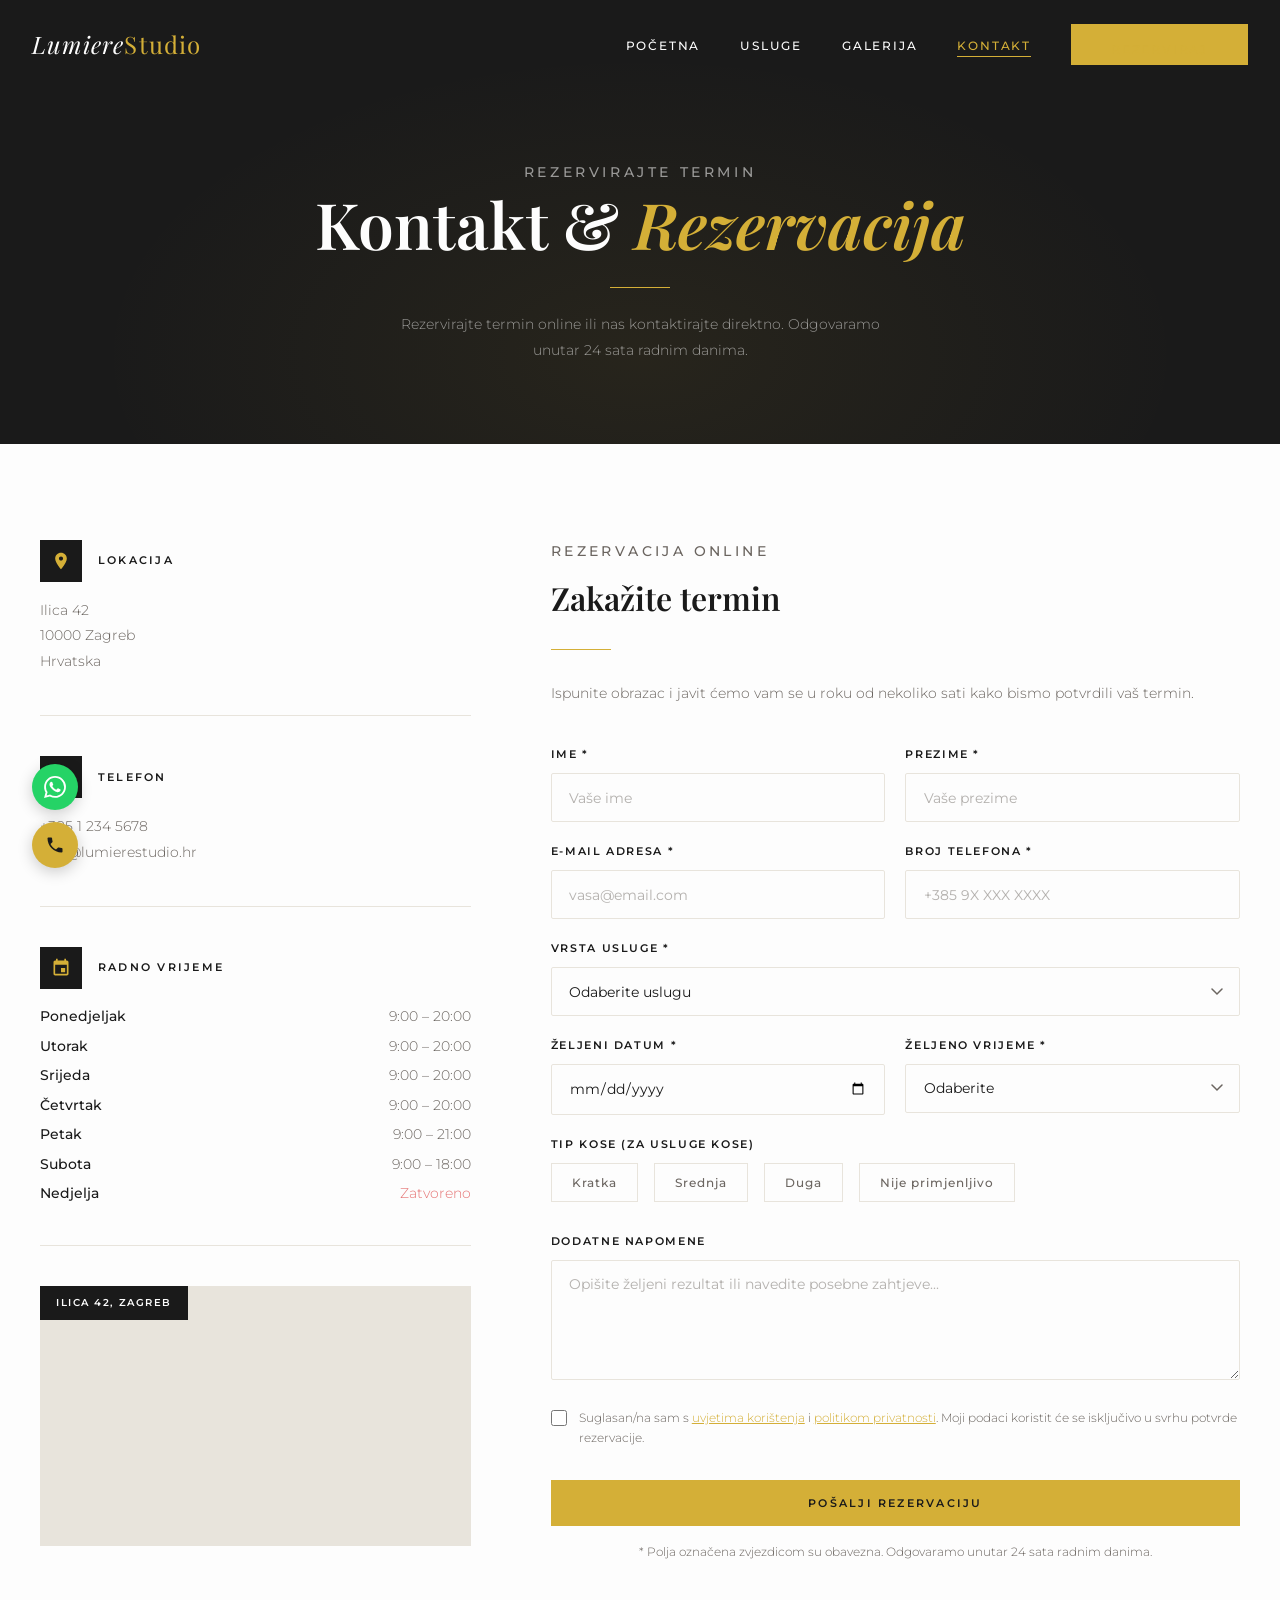
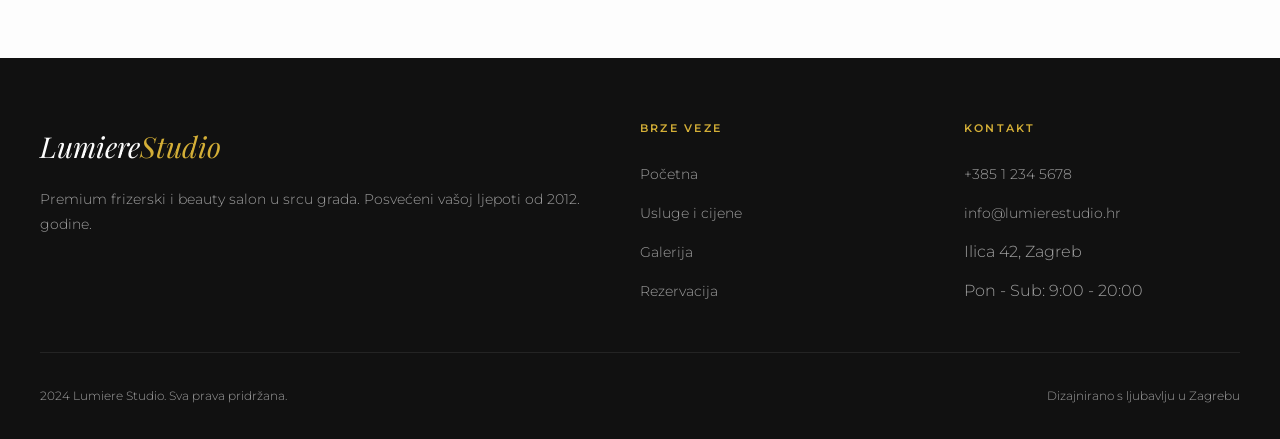
<file: salon/kontakt.html>
<!DOCTYPE html>
<html lang="hr">
<head>
  <meta charset="UTF-8" />
  <meta name="viewport" content="width=device-width, initial-scale=1.0" />
  <title>Kontakt & Rezervacija — Lumiere Studio</title>
  <link rel="stylesheet" href="style.css" />
  <style>
    /* ===== HERO ===== */
    .stranica-hero {
      background: var(--crna);
      padding: 10rem 2rem 5rem;
      text-align: center;
      position: relative;
      overflow: hidden;
    }
    .stranica-hero::before {
      content: '';
      position: absolute;
      inset: 0;
      background: radial-gradient(ellipse at 50% 80%, rgba(212,175,55,0.07) 0%, transparent 60%);
    }
    .stranica-hero > * { position: relative; z-index: 1; }
    .stranica-hero h1 { font-family: var(--font-naslov); font-size: clamp(2.5rem,5vw,4rem); color: var(--bijela); margin-bottom: 1rem; }
    .stranica-hero h1 em { color: var(--zlato); font-style: italic; }
    .stranica-hero p { color: rgba(255,255,255,0.55); max-width: 520px; margin: 0 auto; font-size: 0.9rem; line-height: 1.8; }

    /* ===== KONTAKT GRID ===== */
    .kontakt-grid {
      display: grid;
      grid-template-columns: 1fr 1.6fr;
      gap: 5rem;
      align-items: start;
    }

    /* ===== KONTAKT INFO ===== */
    .kontakt-info { position: sticky; top: 8rem; }

    .info-blok {
      margin-bottom: 2.5rem;
      padding-bottom: 2.5rem;
      border-bottom: 1px solid var(--siva-srednja);
    }

    .info-blok:last-child { border-bottom: none; }

    .info-blok-zaglavlje {
      display: flex;
      align-items: center;
      gap: 1rem;
      margin-bottom: 1rem;
    }

    .info-ikona {
      width: 42px;
      height: 42px;
      background: var(--crna);
      display: flex;
      align-items: center;
      justify-content: center;
      flex-shrink: 0;
    }

    .info-ikona svg { fill: var(--zlato); width: 20px; height: 20px; }

    .info-blok-zaglavlje h3 {
      font-family: var(--font-tijelo);
      font-size: 0.7rem;
      font-weight: 600;
      letter-spacing: 0.2em;
      text-transform: uppercase;
      color: var(--crna);
    }

    .info-blok p, .info-blok a {
      font-size: 0.9rem;
      color: var(--siva-tekst);
      line-height: 1.8;
      display: block;
      transition: color 0.3s;
    }

    .info-blok a:hover { color: var(--zlato); }

    /* Radno vrijeme */
    .radno-grid {
      display: grid;
      gap: 0.4rem;
    }

    .radno-red {
      display: flex;
      justify-content: space-between;
      font-size: 0.85rem;
      color: var(--siva-tekst);
    }

    .radno-red span:first-child { color: var(--crna); font-weight: 500; }

    /* Karta placeholder */
    .karta {
      width: 100%;
      height: 260px;
      background: var(--siva-srednja);
      display: flex;
      align-items: center;
      justify-content: center;
      flex-direction: column;
      gap: 1rem;
      position: relative;
      overflow: hidden;
      margin-top: 2.5rem;
    }

    .karta-embed {
      width: 100%;
      height: 100%;
      border: none;
      display: block;
    }

    .karta-fallback {
      display: flex;
      align-items: center;
      justify-content: center;
      flex-direction: column;
      gap: 0.75rem;
      background: #e8e4dc;
      width: 100%;
      height: 100%;
    }

    .karta-fallback svg { fill: rgba(26,26,26,0.25); width: 40px; height: 40px; }
    .karta-fallback p { font-size: 0.75rem; letter-spacing: 0.15em; text-transform: uppercase; color: rgba(26,26,26,0.4); }
    .karta-fallback strong { font-family: var(--font-naslov); font-size: 1rem; color: rgba(26,26,26,0.6); display: block; text-align: center; }

    .karta-adresa-tag {
      position: absolute;
      top: 0;
      left: 0;
      background: var(--crna);
      color: var(--bijela);
      font-size: 0.65rem;
      letter-spacing: 0.15em;
      text-transform: uppercase;
      padding: 0.5rem 1rem;
      font-weight: 600;
    }

    /* ===== FORMA ===== */
    .forma-zaglavlje {
      margin-bottom: 2.5rem;
    }

    .forma-zaglavlje h2 {
      font-family: var(--font-naslov);
      font-size: 2rem;
      color: var(--crna);
      margin-bottom: 0.5rem;
    }

    .forma-zaglavlje p {
      font-size: 0.85rem;
      color: var(--siva-tekst);
      line-height: 1.7;
    }

    .forma-red {
      display: grid;
      grid-template-columns: 1fr 1fr;
      gap: 1.25rem;
      margin-bottom: 1.25rem;
    }

    .forma-grupa {
      margin-bottom: 1.25rem;
    }

    .forma-red .forma-grupa { margin-bottom: 0; }

    .forma-grupa label {
      display: block;
      font-size: 0.68rem;
      font-weight: 600;
      letter-spacing: 0.15em;
      text-transform: uppercase;
      color: var(--crna);
      margin-bottom: 0.6rem;
    }

    .forma-polje {
      width: 100%;
      padding: 0.9rem 1.1rem;
      font-family: var(--font-tijelo);
      font-size: 0.88rem;
      color: var(--crna);
      background: var(--bijela);
      border: 1px solid var(--siva-srednja);
      border-radius: var(--radijus);
      transition: border-color 0.3s, box-shadow 0.3s;
      outline: none;
      appearance: none;
      -webkit-appearance: none;
    }

    .forma-polje:focus {
      border-color: var(--zlato);
      box-shadow: 0 0 0 3px rgba(212,175,55,0.12);
    }

    .forma-polje::placeholder { color: rgba(107, 101, 96, 0.5); }

    select.forma-polje {
      background-image: url("data:image/svg+xml,%3Csvg xmlns='http://www.w3.org/2000/svg' width='12' height='8' viewBox='0 0 12 8'%3E%3Cpath d='M1 1l5 5 5-5' stroke='%236b6560' stroke-width='1.5' fill='none' stroke-linecap='round'/%3E%3C/svg%3E");
      background-repeat: no-repeat;
      background-position: right 1rem center;
      padding-right: 2.5rem;
      cursor: pointer;
    }

    textarea.forma-polje {
      resize: vertical;
      min-height: 120px;
    }

    /* Radio gumbi */
    .radio-grupa {
      display: flex;
      gap: 1rem;
      flex-wrap: wrap;
    }

    .radio-opcija {
      position: relative;
    }

    .radio-opcija input {
      position: absolute;
      opacity: 0;
      width: 0;
      height: 0;
    }

    .radio-opcija label {
      display: inline-block;
      padding: 0.5rem 1.25rem;
      border: 1px solid var(--siva-srednja);
      font-size: 0.78rem;
      font-weight: 500;
      letter-spacing: 0.08em;
      color: var(--siva-tekst);
      cursor: pointer;
      transition: var(--prijelaz);
      text-transform: none;
    }

    .radio-opcija input:checked + label {
      background: var(--crna);
      color: var(--bijela);
      border-color: var(--crna);
    }

    .radio-opcija label:hover { border-color: var(--crna); color: var(--crna); }

    /* Privola */
    .privola {
      display: flex;
      align-items: flex-start;
      gap: 0.75rem;
      margin-bottom: 2rem;
    }

    .privola input[type="checkbox"] {
      width: 16px;
      height: 16px;
      margin-top: 2px;
      flex-shrink: 0;
      accent-color: var(--zlato);
      cursor: pointer;
    }

    .privola label {
      font-size: 0.78rem;
      color: var(--siva-tekst);
      line-height: 1.6;
      cursor: pointer;
    }

    .privola label a { color: var(--zlato); text-decoration: underline; }

    /* Poruka potvrde */
    .potvrda {
      display: none;
      background: #f0f9f0;
      border: 1px solid #8bc98b;
      border-left: 4px solid #4caf50;
      padding: 1.25rem 1.5rem;
      margin-bottom: 1.5rem;
    }

    .potvrda.vidljiva { display: block; }

    .potvrda h4 {
      font-family: var(--font-tijelo);
      font-size: 0.8rem;
      letter-spacing: 0.1em;
      text-transform: uppercase;
      color: #2e7d32;
      margin-bottom: 0.4rem;
    }

    .potvrda p { font-size: 0.85rem; color: #388e3c; }

    /* ===== RESPONSIVE ===== */
    @media (max-width: 900px) {
      .kontakt-grid { grid-template-columns: 1fr; gap: 3rem; }
      .kontakt-info { position: static; }
    }

    @media (max-width: 600px) {
      .forma-red { grid-template-columns: 1fr; }
      .radio-grupa { flex-direction: column; }
    }
  </style>
</head>
<body>

  <!-- NAVIGACIJA -->
  <nav class="nav tamna">
    <a href="index.html" class="nav-logo">Lumiere<span>Studio</span></a>
    <ul class="nav-links">
      <li><a href="index.html">Početna</a></li>
      <li><a href="usluge.html">Usluge</a></li>
      <li><a href="galerija.html">Galerija</a></li>
      <li><a href="kontakt.html">Kontakt</a></li>
      <li><a href="kontakt.html" class="gumb gumb-primarni">Rezerviraj</a></li>
    </ul>
    <button class="nav-hamburger" aria-label="Izbornik">
      <span></span><span></span><span></span>
    </button>
  </nav>

  <!-- HERO -->
  <div class="stranica-hero">
    <p class="podnaslov-sekcija">Rezervirajte termin</p>
    <h1>Kontakt & <em>Rezervacija</em></h1>
    <div class="linija-zlato" style="display:block;margin:1.5rem auto;"></div>
    <p>Rezervirajte termin online ili nas kontaktirajte direktno. Odgovaramo unutar 24 sata radnim danima.</p>
  </div>

  <!-- KONTAKT SADRZAJ -->
  <section class="sekcija">
    <div class="kontejner">
      <div class="kontakt-grid">

        <!-- LIJEVA STRANA: INFO -->
        <div class="kontakt-info animiraj-lijevo">

          <div class="info-blok">
            <div class="info-blok-zaglavlje">
              <div class="info-ikona">
                <svg viewBox="0 0 24 24"><path d="M12 2C8.13 2 5 5.13 5 9c0 5.25 7 13 7 13s7-7.75 7-13c0-3.87-3.13-7-7-7zm0 9.5c-1.38 0-2.5-1.12-2.5-2.5s1.12-2.5 2.5-2.5 2.5 1.12 2.5 2.5-1.12 2.5-2.5 2.5z"/></svg>
              </div>
              <h3>Lokacija</h3>
            </div>
            <p>Ilica 42<br>10000 Zagreb<br>Hrvatska</p>
          </div>

          <div class="info-blok">
            <div class="info-blok-zaglavlje">
              <div class="info-ikona">
                <svg viewBox="0 0 24 24"><path d="M6.62 10.79c1.44 2.83 3.76 5.14 6.59 6.59l2.2-2.2c.27-.27.67-.36 1.02-.24 1.12.37 2.33.57 3.57.57.55 0 1 .45 1 1V20c0 .55-.45 1-1 1-9.39 0-17-7.61-17-17 0-.55.45-1 1-1h3.5c.55 0 1 .45 1 1 0 1.25.2 2.45.57 3.57.11.35.03.74-.25 1.02l-2.2 2.2z"/></svg>
              </div>
              <h3>Telefon</h3>
            </div>
            <a href="tel:+38512345678">+385 1 234 5678</a>
            <a href="mailto:info@lumierestudio.hr">info@lumierestudio.hr</a>
          </div>

          <div class="info-blok">
            <div class="info-blok-zaglavlje">
              <div class="info-ikona">
                <svg viewBox="0 0 24 24"><path d="M17 12h-5v5h5v-5zM16 1v2H8V1H6v2H5c-1.11 0-1.99.9-1.99 2L3 19c0 1.1.89 2 2 2h14c1.1 0 2-.9 2-2V5c0-1.1-.9-2-2-2h-1V1h-2zm3 18H5V8h14v11z"/></svg>
              </div>
              <h3>Radno vrijeme</h3>
            </div>
            <div class="radno-grid">
              <div class="radno-red"><span>Ponedjeljak</span><span>9:00 – 20:00</span></div>
              <div class="radno-red"><span>Utorak</span><span>9:00 – 20:00</span></div>
              <div class="radno-red"><span>Srijeda</span><span>9:00 – 20:00</span></div>
              <div class="radno-red"><span>Četvrtak</span><span>9:00 – 20:00</span></div>
              <div class="radno-red"><span>Petak</span><span>9:00 – 21:00</span></div>
              <div class="radno-red"><span>Subota</span><span>9:00 – 18:00</span></div>
              <div class="radno-red"><span>Nedjelja</span><span style="color:#e57373;">Zatvoreno</span></div>
            </div>
          </div>

          <!-- KARTA -->
          <div class="karta">
            <iframe
              class="karta-embed"
              src="https://www.openstreetmap.org/export/embed.html?bbox=15.9600%2C45.8100%2C15.9800%2C45.8200&layer=mapnik&marker=45.8150%2C15.9700"
              title="Lumiere Studio lokacija"
              loading="lazy"
              allowfullscreen
              onerror="this.style.display='none'; this.nextElementSibling.style.display='flex';"
            ></iframe>
            <div class="karta-fallback" style="display:none;">
              <svg viewBox="0 0 24 24"><path d="M12 2C8.13 2 5 5.13 5 9c0 5.25 7 13 7 13s7-7.75 7-13c0-3.87-3.13-7-7-7zm0 9.5c-1.38 0-2.5-1.12-2.5-2.5s1.12-2.5 2.5-2.5 2.5 1.12 2.5 2.5-1.12 2.5-2.5 2.5z"/></svg>
              <strong>Lumiere Studio</strong>
              <p>Ilica 42, Zagreb</p>
            </div>
            <div class="karta-adresa-tag">Ilica 42, Zagreb</div>
          </div>

        </div>

        <!-- DESNA STRANA: FORMA -->
        <div class="animiraj-desno">
          <div class="forma-zaglavlje">
            <p class="podnaslov-sekcija">Rezervacija online</p>
            <h2>Zakažite termin</h2>
            <div class="linija-zlato"></div>
            <p>Ispunite obrazac i javit ćemo vam se u roku od nekoliko sati kako bismo potvrdili vaš termin.</p>
          </div>

          <div class="potvrda" id="potvrda">
            <h4>Hvala na rezervaciji</h4>
            <p>Vaša rezervacija je primljena. Kontaktirat ćemo vas u najkraćem mogućem roku kako bismo potvrdili termin.</p>
          </div>

          <form id="rezervacijaForma" novalidate>

            <div class="forma-red">
              <div class="forma-grupa">
                <label for="ime">Ime *</label>
                <input type="text" id="ime" name="ime" class="forma-polje" placeholder="Vaše ime" required />
              </div>
              <div class="forma-grupa">
                <label for="prezime">Prezime *</label>
                <input type="text" id="prezime" name="prezime" class="forma-polje" placeholder="Vaše prezime" required />
              </div>
            </div>

            <div class="forma-red">
              <div class="forma-grupa">
                <label for="email">E-mail adresa *</label>
                <input type="email" id="email" name="email" class="forma-polje" placeholder="vasa@email.com" required />
              </div>
              <div class="forma-grupa">
                <label for="telefon">Broj telefona *</label>
                <input type="tel" id="telefon" name="telefon" class="forma-polje" placeholder="+385 9X XXX XXXX" required />
              </div>
            </div>

            <div class="forma-grupa">
              <label for="usluga">Vrsta usluge *</label>
              <select id="usluga" name="usluga" class="forma-polje" required>
                <option value="" disabled selected>Odaberite uslugu</option>
                <optgroup label="Frizura">
                  <option>Šišanje i styling</option>
                  <option>Pranje i sušenje</option>
                  <option>Svečana frizura</option>
                </optgroup>
                <optgroup label="Bojanje">
                  <option>Jednobojno bojanje</option>
                  <option>Balayage</option>
                  <option>Ombre / Highlights</option>
                </optgroup>
                <optgroup label="Nokti">
                  <option>Klasična manikura</option>
                  <option>Gel manikura</option>
                  <option>Izgradnja noktiju</option>
                  <option>Pedikura</option>
                </optgroup>
                <optgroup label="Tretmani">
                  <option>Keratin tretman</option>
                  <option>Botoks za kosu</option>
                  <option>Olaplex tretman</option>
                </optgroup>
                <optgroup label="Paketi">
                  <option>Paket Svježina</option>
                  <option>Lumiere Ritual</option>
                  <option>Paket Vjenčanica</option>
                </optgroup>
              </select>
            </div>

            <div class="forma-red">
              <div class="forma-grupa">
                <label for="datum">Željeni datum *</label>
                <input type="date" id="datum" name="datum" class="forma-polje" required />
              </div>
              <div class="forma-grupa">
                <label for="vrijeme">Željeno vrijeme *</label>
                <select id="vrijeme" name="vrijeme" class="forma-polje" required>
                  <option value="" disabled selected>Odaberite</option>
                  <option>9:00</option>
                  <option>9:30</option>
                  <option>10:00</option>
                  <option>10:30</option>
                  <option>11:00</option>
                  <option>11:30</option>
                  <option>12:00</option>
                  <option>13:00</option>
                  <option>13:30</option>
                  <option>14:00</option>
                  <option>14:30</option>
                  <option>15:00</option>
                  <option>15:30</option>
                  <option>16:00</option>
                  <option>16:30</option>
                  <option>17:00</option>
                  <option>17:30</option>
                  <option>18:00</option>
                </select>
              </div>
            </div>

            <div class="forma-grupa">
              <label>Tip kose (za usluge kose)</label>
              <div class="radio-grupa">
                <div class="radio-opcija">
                  <input type="radio" name="tipKose" id="kratka" value="kratka" />
                  <label for="kratka">Kratka</label>
                </div>
                <div class="radio-opcija">
                  <input type="radio" name="tipKose" id="srednja" value="srednja" />
                  <label for="srednja">Srednja</label>
                </div>
                <div class="radio-opcija">
                  <input type="radio" name="tipKose" id="duga" value="duga" />
                  <label for="duga">Duga</label>
                </div>
                <div class="radio-opcija">
                  <input type="radio" name="tipKose" id="nijeVazno" value="nijeVazno" />
                  <label for="nijeVazno">Nije primjenljivo</label>
                </div>
              </div>
            </div>

            <div class="forma-grupa">
              <label for="poruka">Dodatne napomene</label>
              <textarea id="poruka" name="poruka" class="forma-polje" placeholder="Opišite željeni rezultat ili navedite posebne zahtjeve..."></textarea>
            </div>

            <div class="privola">
              <input type="checkbox" id="privola" name="privola" required />
              <label for="privola">
                Suglasan/na sam s <a href="#">uvjetima korištenja</a> i <a href="#">politikom privatnosti</a>.
                Moji podaci koristit će se isključivo u svrhu potvrde rezervacije.
              </label>
            </div>

            <button type="submit" class="gumb gumb-primarni" style="width:100%;">Pošalji rezervaciju</button>

            <p style="font-size:0.75rem;color:var(--siva-tekst);margin-top:1rem;text-align:center;">
              * Polja označena zvjezdicom su obavezna. Odgovaramo unutar 24 sata radnim danima.
            </p>
          </form>

        </div>
      </div>
    </div>
  </section>

  <!-- FOOTER -->
  <footer class="footer">
    <div class="footer-grid">
      <div>
        <div class="footer-logo">Lumiere<span>Studio</span></div>
        <p>Premium frizerski i beauty salon u srcu grada. Posvećeni vašoj ljepoti od 2012. godine.</p>
      </div>
      <div>
        <h4>Brze veze</h4>
        <ul class="footer-links">
          <li><a href="index.html">Početna</a></li>
          <li><a href="usluge.html">Usluge i cijene</a></li>
          <li><a href="galerija.html">Galerija</a></li>
          <li><a href="kontakt.html">Rezervacija</a></li>
        </ul>
      </div>
      <div>
        <h4>Kontakt</h4>
        <ul class="footer-links">
          <li><a href="tel:+38512345678">+385 1 234 5678</a></li>
          <li><a href="mailto:info@lumierestudio.hr">info@lumierestudio.hr</a></li>
          <li>Ilica 42, Zagreb</li>
          <li>Pon - Sub: 9:00 - 20:00</li>
        </ul>
      </div>
    </div>
    <div class="footer-dno">
      <span>2024 Lumiere Studio. Sva prava pridržana.</span>
      <span>Dizajnirano s ljubavlju u Zagrebu</span>
    </div>
  </footer>

  <!-- PLUTAJUCI GUMBI -->
  <div class="plutajuci-gumbi">
    <a href="https://wa.me/38512345678" class="plutajuci-gumb plutajuci-gumb-whatsapp" target="_blank" rel="noopener" aria-label="Kontaktiraj putem WhatsApp-a">
      <svg width="22" height="22" viewBox="0 0 24 24" fill="white"><path d="M17.472 14.382c-.297-.149-1.758-.867-2.03-.967-.273-.099-.471-.148-.67.15-.197.297-.767.966-.94 1.164-.173.199-.347.223-.644.075-.297-.15-1.255-.463-2.39-1.475-.883-.788-1.48-1.761-1.653-2.059-.173-.297-.018-.458.13-.606.134-.133.298-.347.446-.52.149-.174.198-.298.298-.497.099-.198.05-.371-.025-.52-.075-.149-.669-1.612-.916-2.207-.242-.579-.487-.5-.669-.51-.173-.008-.371-.01-.57-.01-.198 0-.52.074-.792.372-.272.297-1.04 1.016-1.04 2.479 0 1.462 1.065 2.875 1.213 3.074.149.198 2.096 3.2 5.077 4.487.709.306 1.262.489 1.694.625.712.227 1.36.195 1.871.118.571-.085 1.758-.719 2.006-1.413.248-.694.248-1.289.173-1.413-.074-.124-.272-.198-.57-.347m-5.421 7.403h-.004a9.87 9.87 0 01-5.031-1.378l-.361-.214-3.741.982.998-3.648-.235-.374a9.86 9.86 0 01-1.51-5.26c.001-5.45 4.436-9.884 9.888-9.884 2.64 0 5.122 1.03 6.988 2.898a9.825 9.825 0 012.893 6.994c-.003 5.45-4.437 9.884-9.885 9.884m8.413-18.297A11.815 11.815 0 0012.05 0C5.495 0 .16 5.335.157 11.892c0 2.096.547 4.142 1.588 5.945L.057 24l6.305-1.654a11.882 11.882 0 005.683 1.448h.005c6.554 0 11.89-5.335 11.893-11.893a11.821 11.821 0 00-3.48-8.413z"/></svg>
    </a>
    <a href="tel:+38512345678" class="plutajuci-gumb plutajuci-gumb-poziv" aria-label="Pozovi nas">
      <svg width="20" height="20" viewBox="0 0 24 24" fill="var(--crna)"><path d="M6.62 10.79c1.44 2.83 3.76 5.14 6.59 6.59l2.2-2.2c.27-.27.67-.36 1.02-.24 1.12.37 2.33.57 3.57.57.55 0 1 .45 1 1V20c0 .55-.45 1-1 1-9.39 0-17-7.61-17-17 0-.55.45-1 1-1h3.5c.55 0 1 .45 1 1 0 1.25.2 2.45.57 3.57.11.35.03.74-.25 1.02l-2.2 2.2z"/></svg>
    </a>
  </div>

  <button class="natrag-gore" aria-label="Natrag na vrh">&#8593;</button>

  <script src="script.js"></script>
  <script>
    // Postavi minimalni datum na danas
    (function () {
      const datumPolje = document.getElementById('datum');
      if (!datumPolje) return;
      const danas = new Date();
      const dd = String(danas.getDate()).padStart(2, '0');
      const mm = String(danas.getMonth() + 1).padStart(2, '0');
      const yyyy = danas.getFullYear();
      datumPolje.min = `${yyyy}-${mm}-${dd}`;
    })();

    // Forma submit
    document.getElementById('rezervacijaForma').addEventListener('submit', function (e) {
      e.preventDefault();

      const required = this.querySelectorAll('[required]');
      let validan = true;

      required.forEach(polje => {
        polje.style.borderColor = '';
        if (!polje.value.trim() || (polje.type === 'checkbox' && !polje.checked)) {
          polje.style.borderColor = '#e57373';
          validan = false;
        }
      });

      if (!validan) {
        const prvi = this.querySelector('[required][style*="e57373"]');
        if (prvi) prvi.focus();
        return;
      }

      // Simulacija slanja
      const gumb = this.querySelector('button[type="submit"]');
      gumb.textContent = 'Saljem...';
      gumb.disabled = true;

      setTimeout(() => {
        document.getElementById('potvrda').classList.add('vidljiva');
        this.reset();
        gumb.textContent = 'Pošalji rezervaciju';
        gumb.disabled = false;
        window.scrollTo({ top: document.getElementById('potvrda').getBoundingClientRect().top + window.scrollY - 100, behavior: 'smooth' });
      }, 1200);
    });
  </script>

  <!-- Vercel Web Analytics -->
  <script defer src="https://cdn.vercel-insights.com/v1/script.js"></script>
</body>
</html>
</file>
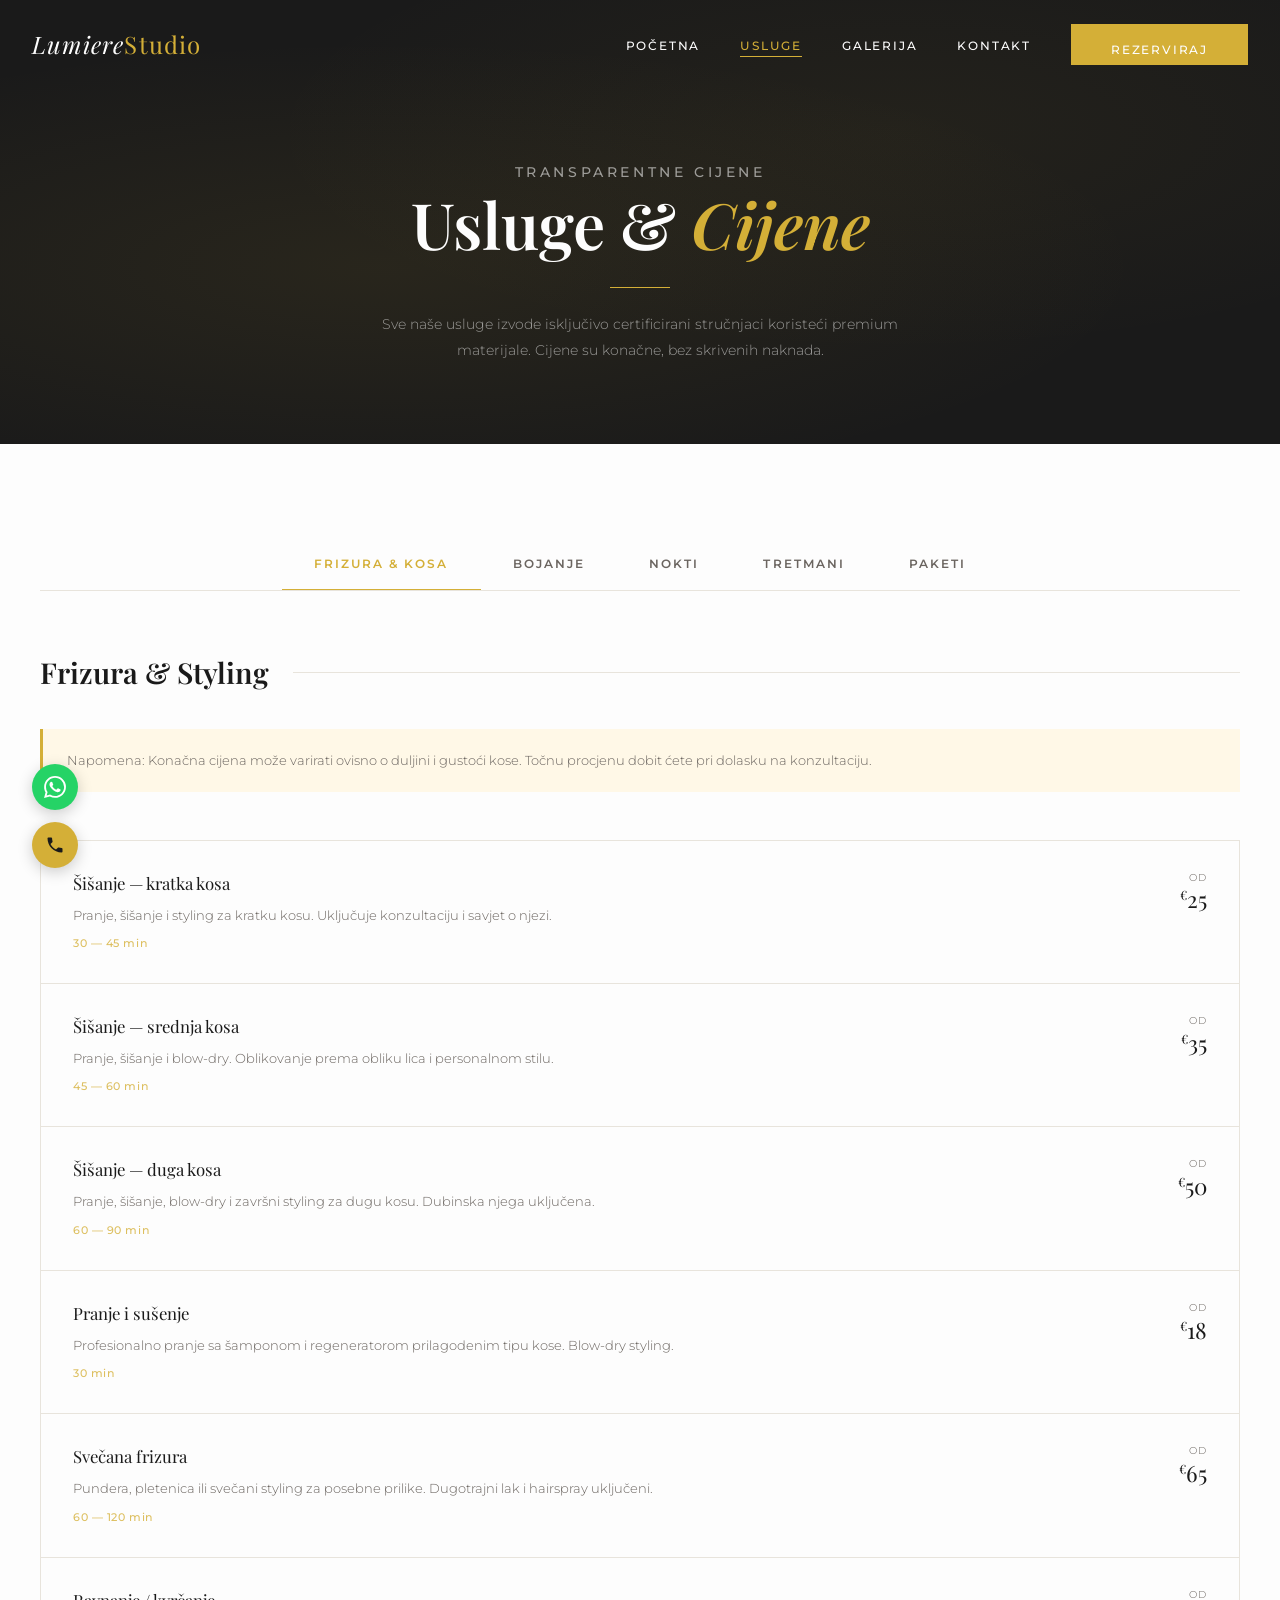
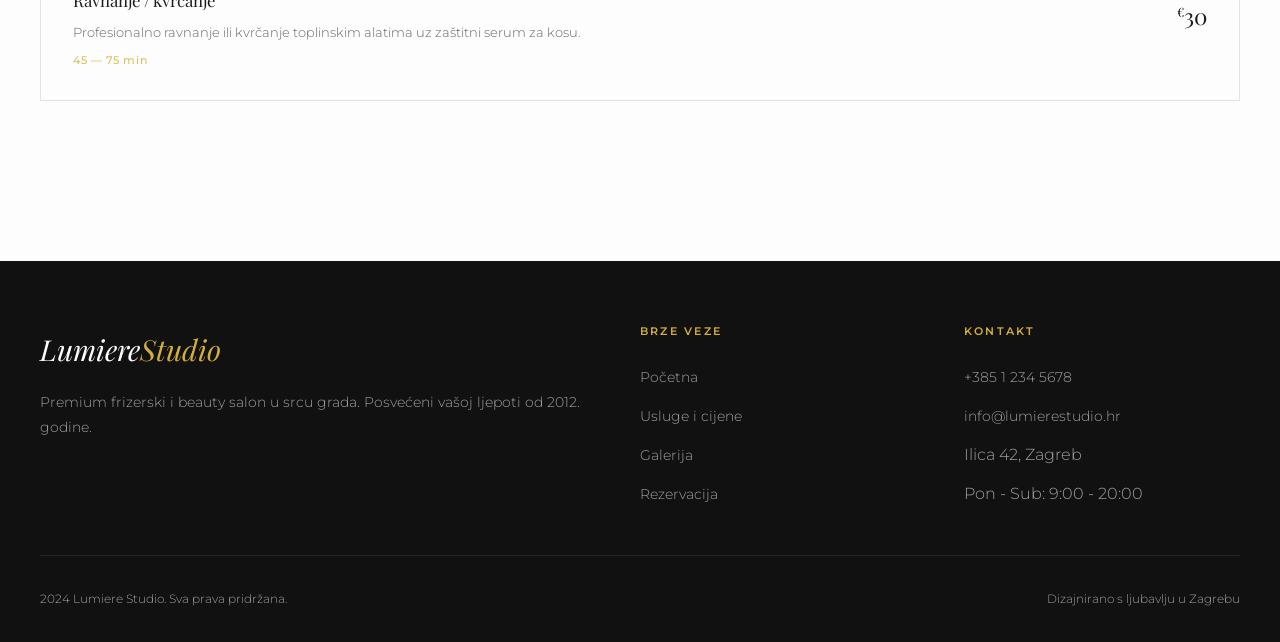
<file: salon/usluge.html>
<!DOCTYPE html>
<html lang="hr">
<head>
  <meta charset="UTF-8" />
  <meta name="viewport" content="width=device-width, initial-scale=1.0" />
  <title>Usluge & Cijene — Lumiere Studio</title>
  <link rel="stylesheet" href="style.css" />
  <style>
    /* ===== PAGE HERO ===== */
    .stranica-hero {
      background: var(--crna);
      padding: 10rem 2rem 5rem;
      text-align: center;
      position: relative;
      overflow: hidden;
    }

    .stranica-hero::before {
      content: '';
      position: absolute;
      inset: 0;
      background:
        radial-gradient(ellipse at 30% 60%, rgba(212,175,55,0.08) 0%, transparent 60%),
        radial-gradient(ellipse at 70% 30%, rgba(212,175,55,0.05) 0%, transparent 50%);
    }

    .stranica-hero > * { position: relative; z-index: 1; }

    .stranica-hero h1 {
      font-family: var(--font-naslov);
      font-size: clamp(2.5rem, 5vw, 4rem);
      color: var(--bijela);
      margin-bottom: 1rem;
    }

    .stranica-hero h1 em { color: var(--zlato); font-style: italic; }

    .stranica-hero p {
      color: rgba(255,255,255,0.55);
      max-width: 520px;
      margin: 0 auto;
      font-size: 0.9rem;
      line-height: 1.8;
    }

    /* ===== FILTER TABOVI ===== */
    .filter-bar {
      display: flex;
      justify-content: center;
      gap: 0;
      border-bottom: 1px solid var(--siva-srednja);
      margin-bottom: 4rem;
      overflow-x: auto;
    }

    .filter-tab {
      padding: 1.1rem 2rem;
      font-size: 0.72rem;
      font-weight: 600;
      letter-spacing: 0.18em;
      text-transform: uppercase;
      color: var(--siva-tekst);
      cursor: pointer;
      border: none;
      background: none;
      border-bottom: 2px solid transparent;
      margin-bottom: -1px;
      transition: var(--prijelaz);
      white-space: nowrap;
      font-family: var(--font-tijelo);
    }

    .filter-tab:hover { color: var(--crna); }
    .filter-tab.aktivan { color: var(--zlato); border-bottom-color: var(--zlato); }

    /* ===== KATEGORIJA ===== */
    .kategorija { display: none; }
    .kategorija.vidljiva { display: block; }

    .kategorija-naslov {
      display: flex;
      align-items: center;
      gap: 1.5rem;
      margin-bottom: 2.5rem;
    }

    .kategorija-naslov h2 {
      font-family: var(--font-naslov);
      font-size: 1.8rem;
      color: var(--crna);
    }

    .kategorija-naslov::after {
      content: '';
      flex: 1;
      height: 1px;
      background: var(--siva-srednja);
    }

    /* ===== CJENIK KARTICA ===== */
    .usluge-lista {
      display: grid;
      gap: 0;
      border: 1px solid var(--siva-srednja);
      margin-bottom: 4rem;
    }

    .usluga-red {
      display: grid;
      grid-template-columns: 1fr auto;
      align-items: start;
      gap: 2rem;
      padding: 1.75rem 2rem;
      border-bottom: 1px solid var(--siva-srednja);
      transition: background 0.25s;
      position: relative;
    }

    .usluga-red:last-child { border-bottom: none; }

    .usluga-red::before {
      content: '';
      position: absolute;
      left: 0; top: 0; bottom: 0;
      width: 3px;
      background: var(--zlato);
      transform: scaleY(0);
      transition: transform 0.3s ease;
    }

    .usluga-red:hover { background: var(--siva-svijetla); }
    .usluga-red:hover::before { transform: scaleY(1); }

    .usluga-red-naziv {
      font-family: var(--font-naslov);
      font-size: 1.05rem;
      color: var(--crna);
      margin-bottom: 0.4rem;
    }

    .usluga-red-opis {
      font-size: 0.82rem;
      color: var(--siva-tekst);
      line-height: 1.7;
    }

    .usluga-red-trajanje {
      display: inline-flex;
      align-items: center;
      gap: 0.35rem;
      font-size: 0.7rem;
      color: rgba(212,175,55,0.8);
      font-weight: 500;
      margin-top: 0.5rem;
      letter-spacing: 0.05em;
    }

    .usluga-red-cijena {
      text-align: right;
      flex-shrink: 0;
    }

    .cijena-iznos {
      font-family: var(--font-naslov);
      font-size: 1.4rem;
      color: var(--crna);
      display: block;
      line-height: 1;
    }

    .cijena-od {
      font-size: 0.65rem;
      color: var(--siva-tekst);
      letter-spacing: 0.1em;
      text-transform: uppercase;
      display: block;
      margin-bottom: 2px;
    }

    .cijena-valuta {
      font-size: 0.8rem;
      vertical-align: super;
    }

    /* ===== POSEBNA PONUDA ===== */
    .posebna-ponuda {
      background: var(--crna);
      padding: 3rem;
      display: grid;
      grid-template-columns: 1fr auto;
      align-items: center;
      gap: 2rem;
      margin-bottom: 4rem;
      position: relative;
      overflow: hidden;
    }

    .posebna-ponuda::before {
      content: '';
      position: absolute;
      inset: 0;
      background: linear-gradient(135deg, rgba(212,175,55,0.1) 0%, transparent 60%);
      pointer-events: none;
    }

    .posebna-ponuda-tag {
      font-size: 0.65rem;
      letter-spacing: 0.25em;
      text-transform: uppercase;
      color: var(--zlato);
      font-weight: 600;
      margin-bottom: 0.75rem;
    }

    .posebna-ponuda h3 {
      font-family: var(--font-naslov);
      font-size: 1.8rem;
      color: var(--bijela);
      margin-bottom: 0.75rem;
    }

    .posebna-ponuda p {
      color: rgba(255,255,255,0.55);
      font-size: 0.85rem;
      line-height: 1.7;
    }

    /* ===== PAKETI ===== */
    .paketi-grid {
      display: grid;
      grid-template-columns: repeat(3, 1fr);
      gap: 0;
      border: 1px solid var(--siva-srednja);
      margin-bottom: 4rem;
    }

    .paket {
      padding: 2.5rem 2rem;
      border-right: 1px solid var(--siva-srednja);
      position: relative;
      transition: var(--prijelaz);
    }

    .paket:last-child { border-right: none; }
    .paket:hover { background: var(--siva-svijetla); }

    .paket.istaknuti {
      background: var(--crna);
      color: var(--bijela);
    }

    .paket.istaknuti:hover { background: #222; }

    .paket-oznaka {
      font-size: 0.6rem;
      letter-spacing: 0.2em;
      text-transform: uppercase;
      font-weight: 600;
      margin-bottom: 1rem;
    }

    .paket:not(.istaknuti) .paket-oznaka { color: var(--siva-tekst); }
    .paket.istaknuti .paket-oznaka { color: var(--zlato); }

    .paket-naziv {
      font-family: var(--font-naslov);
      font-size: 1.5rem;
      margin-bottom: 0.5rem;
      color: inherit;
    }

    .paket-cijena {
      font-family: var(--font-naslov);
      font-size: 2.5rem;
      color: var(--zlato);
      line-height: 1;
      margin: 1rem 0;
    }

    .paket-opis {
      font-size: 0.82rem;
      line-height: 1.8;
      margin-bottom: 1.5rem;
    }

    .paket:not(.istaknuti) .paket-opis { color: var(--siva-tekst); }
    .paket.istaknuti .paket-opis { color: rgba(255,255,255,0.55); }

    .paket-lista {
      display: flex;
      flex-direction: column;
      gap: 0.75rem;
      margin-bottom: 2rem;
    }

    .paket-lista li {
      font-size: 0.82rem;
      display: flex;
      align-items: center;
      gap: 0.75rem;
    }

    .paket:not(.istaknuti) .paket-lista li { color: var(--siva-tekst); }
    .paket.istaknuti .paket-lista li { color: rgba(255,255,255,0.7); }

    .paket-lista li::before {
      content: '';
      width: 5px;
      height: 5px;
      background: var(--zlato);
      border-radius: 50%;
      flex-shrink: 0;
    }

    /* ===== NAPOMENA ===== */
    .napomena {
      background: #fff8e7;
      border-left: 3px solid var(--zlato);
      padding: 1.25rem 1.5rem;
      font-size: 0.82rem;
      color: var(--siva-tekst);
      margin-bottom: 3rem;
      line-height: 1.7;
    }

    /* ===== RESPONSIVE ===== */
    @media (max-width: 800px) {
      .paketi-grid { grid-template-columns: 1fr; }
      .paket { border-right: none; border-bottom: 1px solid var(--siva-srednja); }
      .posebna-ponuda { grid-template-columns: 1fr; }
      .usluga-red { grid-template-columns: 1fr; }
      .usluga-red-cijena { text-align: left; }
    }
  </style>
</head>
<body>

  <!-- NAVIGACIJA -->
  <nav class="nav tamna">
    <a href="index.html" class="nav-logo">Lumiere<span>Studio</span></a>
    <ul class="nav-links">
      <li><a href="index.html">Početna</a></li>
      <li><a href="usluge.html">Usluge</a></li>
      <li><a href="galerija.html">Galerija</a></li>
      <li><a href="kontakt.html">Kontakt</a></li>
      <li><a href="kontakt.html" class="gumb gumb-primarni">Rezerviraj</a></li>
    </ul>
    <button class="nav-hamburger" aria-label="Izbornik">
      <span></span><span></span><span></span>
    </button>
  </nav>

  <!-- HERO -->
  <div class="stranica-hero">
    <p class="podnaslov-sekcija">Transparentne cijene</p>
    <h1>Usluge & <em>Cijene</em></h1>
    <div class="linija-zlato" style="display:block;margin:1.5rem auto;"></div>
    <p>Sve naše usluge izvode isključivo certificirani stručnjaci koristeći premium materijale. Cijene su konačne, bez skrivenih naknada.</p>
  </div>

  <!-- GLAVNI SADRZAJ -->
  <section class="sekcija">
    <div class="kontejner">

      <!-- FILTER TABOVI -->
      <div class="filter-bar animiraj">
        <button class="filter-tab aktivan" data-tab="kosa">Frizura & Kosa</button>
        <button class="filter-tab" data-tab="bojanje">Bojanje</button>
        <button class="filter-tab" data-tab="nokti">Nokti</button>
        <button class="filter-tab" data-tab="tretmani">Tretmani</button>
        <button class="filter-tab" data-tab="paketi">Paketi</button>
      </div>

      <!-- KOSA -->
      <div class="kategorija vidljiva animiraj" id="tab-kosa">
        <div class="kategorija-naslov">
          <h2>Frizura & Styling</h2>
        </div>

        <div class="napomena">
          Napomena: Konačna cijena može varirati ovisno o duljini i gustoći kose. Točnu procjenu dobit ćete pri dolasku na konzultaciju.
        </div>

        <div class="usluge-lista">
          <div class="usluga-red">
            <div>
              <div class="usluga-red-naziv">Šišanje — kratka kosa</div>
              <div class="usluga-red-opis">Pranje, šišanje i styling za kratku kosu. Uključuje konzultaciju i savjet o njezi.</div>
              <div class="usluga-red-trajanje">30 — 45 min</div>
            </div>
            <div class="usluga-red-cijena">
              <span class="cijena-od">od</span>
              <span class="cijena-iznos"><span class="cijena-valuta">€</span>25</span>
            </div>
          </div>
          <div class="usluga-red">
            <div>
              <div class="usluga-red-naziv">Šišanje — srednja kosa</div>
              <div class="usluga-red-opis">Pranje, šišanje i blow-dry. Oblikovanje prema obliku lica i personalnom stilu.</div>
              <div class="usluga-red-trajanje">45 — 60 min</div>
            </div>
            <div class="usluga-red-cijena">
              <span class="cijena-od">od</span>
              <span class="cijena-iznos"><span class="cijena-valuta">€</span>35</span>
            </div>
          </div>
          <div class="usluga-red">
            <div>
              <div class="usluga-red-naziv">Šišanje — duga kosa</div>
              <div class="usluga-red-opis">Pranje, šišanje, blow-dry i završni styling za dugu kosu. Dubinska njega uključena.</div>
              <div class="usluga-red-trajanje">60 — 90 min</div>
            </div>
            <div class="usluga-red-cijena">
              <span class="cijena-od">od</span>
              <span class="cijena-iznos"><span class="cijena-valuta">€</span>50</span>
            </div>
          </div>
          <div class="usluga-red">
            <div>
              <div class="usluga-red-naziv">Pranje i sušenje</div>
              <div class="usluga-red-opis">Profesionalno pranje sa šamponom i regeneratorom prilagodenim tipu kose. Blow-dry styling.</div>
              <div class="usluga-red-trajanje">30 min</div>
            </div>
            <div class="usluga-red-cijena">
              <span class="cijena-od">od</span>
              <span class="cijena-iznos"><span class="cijena-valuta">€</span>18</span>
            </div>
          </div>
          <div class="usluga-red">
            <div>
              <div class="usluga-red-naziv">Svečana frizura</div>
              <div class="usluga-red-opis">Pundera, pletenica ili svečani styling za posebne prilike. Dugotrajni lak i hairspray uključeni.</div>
              <div class="usluga-red-trajanje">60 — 120 min</div>
            </div>
            <div class="usluga-red-cijena">
              <span class="cijena-od">od</span>
              <span class="cijena-iznos"><span class="cijena-valuta">€</span>65</span>
            </div>
          </div>
          <div class="usluga-red">
            <div>
              <div class="usluga-red-naziv">Ravnanje / kvrčanje</div>
              <div class="usluga-red-opis">Profesionalno ravnanje ili kvrčanje toplinskim alatima uz zaštitni serum za kosu.</div>
              <div class="usluga-red-trajanje">45 — 75 min</div>
            </div>
            <div class="usluga-red-cijena">
              <span class="cijena-od">od</span>
              <span class="cijena-iznos"><span class="cijena-valuta">€</span>30</span>
            </div>
          </div>
        </div>
      </div>

      <!-- BOJANJE -->
      <div class="kategorija animiraj" id="tab-bojanje">
        <div class="kategorija-naslov"><h2>Bojanje & Koloristika</h2></div>
        <div class="napomena">Bojanje uključuje konzultaciju s koloristom, analizu stanja kose i prijedlog najboljeg rješenja za vas. Koristimo boje bez amonijaka.</div>
        <div class="usluge-lista">
          <div class="usluga-red">
            <div>
              <div class="usluga-red-naziv">Jednobojno bojanje — kratka kosa</div>
              <div class="usluga-red-opis">Precizno bojanje u jednoj nijansi. Uključuje pranje, tretman i sušenje.</div>
              <div class="usluga-red-trajanje">60 — 90 min</div>
            </div>
            <div class="usluga-red-cijena"><span class="cijena-od">od</span><span class="cijena-iznos"><span class="cijena-valuta">€</span>55</span></div>
          </div>
          <div class="usluga-red">
            <div>
              <div class="usluga-red-naziv">Jednobojno bojanje — duga kosa</div>
              <div class="usluga-red-opis">Potpuno bojanje u jednoj nijansi za srednju i dugu kosu. Premium boje bez amonijaka.</div>
              <div class="usluga-red-trajanje">90 — 120 min</div>
            </div>
            <div class="usluga-red-cijena"><span class="cijena-od">od</span><span class="cijena-iznos"><span class="cijena-valuta">€</span>80</span></div>
          </div>
          <div class="usluga-red">
            <div>
              <div class="usluga-red-naziv">Balayage</div>
              <div class="usluga-red-opis">Ručno oslikavanje kose za prirodan, suncem osvjetljeni efekt. Dugotrajno i nisko održavanje.</div>
              <div class="usluga-red-trajanje">150 — 210 min</div>
            </div>
            <div class="usluga-red-cijena"><span class="cijena-od">od</span><span class="cijena-iznos"><span class="cijena-valuta">€</span>130</span></div>
          </div>
          <div class="usluga-red">
            <div>
              <div class="usluga-red-naziv">Ombre & Sombre</div>
              <div class="usluga-red-opis">Gradijentni prijelaz boje od tamnijih korijena ka svjetlijim vrhovima. Sofisticirani look.</div>
              <div class="usluga-red-trajanje">120 — 180 min</div>
            </div>
            <div class="usluga-red-cijena"><span class="cijena-od">od</span><span class="cijena-iznos"><span class="cijena-valuta">€</span>110</span></div>
          </div>
          <div class="usluga-red">
            <div>
              <div class="usluga-red-naziv">Highlights / Pramenovi</div>
              <div class="usluga-red-opis">Parcijalni ili cjeloviti pramenovi za dubinu i dimenziju. Folija ili slobodnom rukom.</div>
              <div class="usluga-red-trajanje">90 — 150 min</div>
            </div>
            <div class="usluga-red-cijena"><span class="cijena-od">od</span><span class="cijena-iznos"><span class="cijena-valuta">€</span>90</span></div>
          </div>
          <div class="usluga-red">
            <div>
              <div class="usluga-red-naziv">Korekcija boje</div>
              <div class="usluga-red-opis">Profesionalna korekcija neuspjesnog bojanja ili promjena tona. Procjena na konzultaciji.</div>
              <div class="usluga-red-trajanje">po dogovoru</div>
            </div>
            <div class="usluga-red-cijena"><span class="cijena-od">od</span><span class="cijena-iznos"><span class="cijena-valuta">€</span>150</span></div>
          </div>
        </div>
      </div>

      <!-- NOKTI -->
      <div class="kategorija animiraj" id="tab-nokti">
        <div class="kategorija-naslov"><h2>Nokti & Manikura</h2></div>
        <div class="usluge-lista">
          <div class="usluga-red">
            <div>
              <div class="usluga-red-naziv">Klasicna manikura</div>
              <div class="usluga-red-opis">Obrada noktiju, kožice i lak po izboru. Njega ruku ukljucena.</div>
              <div class="usluga-red-trajanje">45 min</div>
            </div>
            <div class="usluga-red-cijena"><span class="cijena-od">od</span><span class="cijena-iznos"><span class="cijena-valuta">€</span>22</span></div>
          </div>
          <div class="usluga-red">
            <div>
              <div class="usluga-red-naziv">Gel manikura</div>
              <div class="usluga-red-opis">Dugotrajni gel lak koji se suši pod UV lampom. Traje do 3 tjedna bez ljustenja.</div>
              <div class="usluga-red-trajanje">60 min</div>
            </div>
            <div class="usluga-red-cijena"><span class="cijena-od">od</span><span class="cijena-iznos"><span class="cijena-valuta">€</span>35</span></div>
          </div>
          <div class="usluga-red">
            <div>
              <div class="usluga-red-naziv">Izgradnja noktiju (gel/akril)</div>
              <div class="usluga-red-opis">Profesionalna izgradnja i oblikovanje noktiju prema zelji klijentica.</div>
              <div class="usluga-red-trajanje">90 — 120 min</div>
            </div>
            <div class="usluga-red-cijena"><span class="cijena-od">od</span><span class="cijena-iznos"><span class="cijena-valuta">€</span>55</span></div>
          </div>
          <div class="usluga-red">
            <div>
              <div class="usluga-red-naziv">Nail art</div>
              <div class="usluga-red-opis">Rucno oslikavanje i dekoracija noktiju. Cijena ovisi o slozenom dizajnu.</div>
              <div class="usluga-red-trajanje">30 — 90 min</div>
            </div>
            <div class="usluga-red-cijena"><span class="cijena-od">od</span><span class="cijena-iznos"><span class="cijena-valuta">€</span>15</span></div>
          </div>
          <div class="usluga-red">
            <div>
              <div class="usluga-red-naziv">Klasicna pedikura</div>
              <div class="usluga-red-opis">Kupka, obrada noktiju i kožice, uklanjanje mrtve koze i lak. Masaza stopala ukljucena.</div>
              <div class="usluga-red-trajanje">60 min</div>
            </div>
            <div class="usluga-red-cijena"><span class="cijena-od">od</span><span class="cijena-iznos"><span class="cijena-valuta">€</span>35</span></div>
          </div>
        </div>
      </div>

      <!-- TRETMANI -->
      <div class="kategorija animiraj" id="tab-tretmani">
        <div class="kategorija-naslov"><h2>Tretmani & Njega</h2></div>
        <div class="posebna-ponuda">
          <div>
            <div class="posebna-ponuda-tag">Bestseller tretman</div>
            <h3>Keratin tretman</h3>
            <p>Revolucionarni tretman koji ispunjava i zaglacuje kosu iznutra. Rezultat traje 3 do 5 mjeseci. Eliminira kovrdze i drasticno smanjuje vrijeme sušanja.</p>
          </div>
          <div>
            <a href="kontakt.html" class="gumb gumb-primarni">Rezerviraj</a>
          </div>
        </div>
        <div class="usluge-lista">
          <div class="usluga-red">
            <div>
              <div class="usluga-red-naziv">Keratin tretman — kratka kosa</div>
              <div class="usluga-red-opis">Isključuje sušenje i ravnanje. Trajnost 3 — 4 mjeseca.</div>
              <div class="usluga-red-trajanje">120 min</div>
            </div>
            <div class="usluga-red-cijena"><span class="cijena-od">od</span><span class="cijena-iznos"><span class="cijena-valuta">€</span>120</span></div>
          </div>
          <div class="usluga-red">
            <div>
              <div class="usluga-red-naziv">Keratin tretman — duga kosa</div>
              <div class="usluga-red-opis">Kompletni keratin tretman za srednju i dugu kosu. Trajnost do 5 mjeseci.</div>
              <div class="usluga-red-trajanje">150 — 180 min</div>
            </div>
            <div class="usluga-red-cijena"><span class="cijena-od">od</span><span class="cijena-iznos"><span class="cijena-valuta">€</span>180</span></div>
          </div>
          <div class="usluga-red">
            <div>
              <div class="usluga-red-naziv">Botoks za kosu</div>
              <div class="usluga-red-opis">Dubinska regeneracija i obnova strukture kose. Obnavlja ošecene vlasi i vraca sjaj.</div>
              <div class="usluga-red-trajanje">90 min</div>
            </div>
            <div class="usluga-red-cijena"><span class="cijena-od">od</span><span class="cijena-iznos"><span class="cijena-valuta">€</span>95</span></div>
          </div>
          <div class="usluga-red">
            <div>
              <div class="usluga-red-naziv">Olaplex tretman</div>
              <div class="usluga-red-opis">Tretman koji popravlja unutarnju strukturu kose i spaja pokidane veze proteina. Idealno uz bojanje.</div>
              <div class="usluga-red-trajanje">30 — 45 min</div>
            </div>
            <div class="usluga-red-cijena"><span class="cijena-od">od</span><span class="cijena-iznos"><span class="cijena-valuta">€</span>40</span></div>
          </div>
          <div class="usluga-red">
            <div>
              <div class="usluga-red-naziv">Waxing — obrve</div>
              <div class="usluga-red-opis">Oblikovanje i uredivanje obrva voskom. Fino doradivanje pincetom u završnom koraku.</div>
              <div class="usluga-red-trajanje">20 min</div>
            </div>
            <div class="usluga-red-cijena"><span class="cijena-od">od</span><span class="cijena-iznos"><span class="cijena-valuta">€</span>12</span></div>
          </div>
        </div>
      </div>

      <!-- PAKETI -->
      <div class="kategorija animiraj" id="tab-paketi">
        <div class="kategorija-naslov"><h2>Posebni Paketi</h2></div>
        <div class="paketi-grid">
          <div class="paket">
            <div class="paket-oznaka">Paket</div>
            <div class="paket-naziv">Svjezina</div>
            <div class="paket-cijena"><span class="cijena-valuta" style="font-size:1.2rem">€</span>65</div>
            <p class="paket-opis">Idealno za osvjezavanje izgleda. Brzo, ucinkovito i pristupacno.</p>
            <ul class="paket-lista">
              <li>Pranje i sušenje kose</li>
              <li>Šišanje i styling</li>
              <li>Klasicna manikura</li>
            </ul>
            <a href="kontakt.html" class="gumb gumb-tamni" style="width:100%;text-align:center;">Rezerviraj</a>
          </div>

          <div class="paket istaknuti">
            <div class="paket-oznaka">Najpopularnije</div>
            <div class="paket-naziv">Lumiere Ritual</div>
            <div class="paket-cijena"><span class="cijena-valuta" style="font-size:1.2rem">€</span>140</div>
            <p class="paket-opis">Kompletno beauty iskustvo za onu koja želi biti savršena od glave do pete.</p>
            <ul class="paket-lista">
              <li>Šišanje i styling</li>
              <li>Bojanje ili pramenovi</li>
              <li>Olaplex tretman</li>
              <li>Gel manikura</li>
              <li>Oblikovanje obrva</li>
            </ul>
            <a href="kontakt.html" class="gumb gumb-primarni" style="width:100%;text-align:center;">Rezerviraj</a>
          </div>

          <div class="paket">
            <div class="paket-oznaka">Premium</div>
            <div class="paket-naziv">Vjenčanica</div>
            <div class="paket-cijena"><span class="cijena-valuta" style="font-size:1.2rem">€</span>220</div>
            <p class="paket-opis">Sve što vam treba za najljepši dan u vašem životu. Proba uključena.</p>
            <ul class="paket-lista">
              <li>Svecana frizura (proba + dan)</li>
              <li>Šišanje vrhova i njega</li>
              <li>Keratin ili botoks tretman</li>
              <li>Gel manikura i pedikura</li>
              <li>Waxing i uredivanje obrva</li>
            </ul>
            <a href="kontakt.html" class="gumb gumb-tamni" style="width:100%;text-align:center;">Rezerviraj</a>
          </div>
        </div>
      </div>

    </div>
  </section>

  <!-- FOOTER -->
  <footer class="footer">
    <div class="footer-grid">
      <div>
        <div class="footer-logo">Lumiere<span>Studio</span></div>
        <p>Premium frizerski i beauty salon u srcu grada. Posvećeni vašoj ljepoti od 2012. godine.</p>
      </div>
      <div>
        <h4>Brze veze</h4>
        <ul class="footer-links">
          <li><a href="index.html">Početna</a></li>
          <li><a href="usluge.html">Usluge i cijene</a></li>
          <li><a href="galerija.html">Galerija</a></li>
          <li><a href="kontakt.html">Rezervacija</a></li>
        </ul>
      </div>
      <div>
        <h4>Kontakt</h4>
        <ul class="footer-links">
          <li><a href="tel:+38512345678">+385 1 234 5678</a></li>
          <li><a href="mailto:info@lumierestudio.hr">info@lumierestudio.hr</a></li>
          <li>Ilica 42, Zagreb</li>
          <li>Pon - Sub: 9:00 - 20:00</li>
        </ul>
      </div>
    </div>
    <div class="footer-dno">
      <span>2024 Lumiere Studio. Sva prava pridržana.</span>
      <span>Dizajnirano s ljubavlju u Zagrebu</span>
    </div>
  </footer>

  <div class="plutajuci-gumbi">
    <a href="https://wa.me/38512345678" class="plutajuci-gumb plutajuci-gumb-whatsapp" target="_blank" rel="noopener" aria-label="WhatsApp">
      <svg width="22" height="22" viewBox="0 0 24 24" fill="white"><path d="M17.472 14.382c-.297-.149-1.758-.867-2.03-.967-.273-.099-.471-.148-.67.15-.197.297-.767.966-.94 1.164-.173.199-.347.223-.644.075-.297-.15-1.255-.463-2.39-1.475-.883-.788-1.48-1.761-1.653-2.059-.173-.297-.018-.458.13-.606.134-.133.298-.347.446-.52.149-.174.198-.298.298-.497.099-.198.05-.371-.025-.52-.075-.149-.669-1.612-.916-2.207-.242-.579-.487-.5-.669-.51-.173-.008-.371-.01-.57-.01-.198 0-.52.074-.792.372-.272.297-1.04 1.016-1.04 2.479 0 1.462 1.065 2.875 1.213 3.074.149.198 2.096 3.2 5.077 4.487.709.306 1.262.489 1.694.625.712.227 1.36.195 1.871.118.571-.085 1.758-.719 2.006-1.413.248-.694.248-1.289.173-1.413-.074-.124-.272-.198-.57-.347m-5.421 7.403h-.004a9.87 9.87 0 01-5.031-1.378l-.361-.214-3.741.982.998-3.648-.235-.374a9.86 9.86 0 01-1.51-5.26c.001-5.45 4.436-9.884 9.888-9.884 2.64 0 5.122 1.03 6.988 2.898a9.825 9.825 0 012.893 6.994c-.003 5.45-4.437 9.884-9.885 9.884m8.413-18.297A11.815 11.815 0 0012.05 0C5.495 0 .16 5.335.157 11.892c0 2.096.547 4.142 1.588 5.945L.057 24l6.305-1.654a11.882 11.882 0 005.683 1.448h.005c6.554 0 11.89-5.335 11.893-11.893a11.821 11.821 0 00-3.48-8.413z"/></svg>
    </a>
    <a href="tel:+38512345678" class="plutajuci-gumb plutajuci-gumb-poziv" aria-label="Pozovi">
      <svg width="20" height="20" viewBox="0 0 24 24" fill="var(--crna)"><path d="M6.62 10.79c1.44 2.83 3.76 5.14 6.59 6.59l2.2-2.2c.27-.27.67-.36 1.02-.24 1.12.37 2.33.57 3.57.57.55 0 1 .45 1 1V20c0 .55-.45 1-1 1-9.39 0-17-7.61-17-17 0-.55.45-1 1-1h3.5c.55 0 1 .45 1 1 0 1.25.2 2.45.57 3.57.11.35.03.74-.25 1.02l-2.2 2.2z"/></svg>
    </a>
  </div>

  <button class="natrag-gore" aria-label="Natrag na vrh">&#8593;</button>

  <script src="script.js"></script>
  <script>
    // Filter tabovi
    (function () {
      const tabovi = document.querySelectorAll('.filter-tab');
      const kategorije = document.querySelectorAll('.kategorija');

      tabovi.forEach(tab => {
        tab.addEventListener('click', () => {
          const cilj = tab.dataset.tab;
          tabovi.forEach(t => t.classList.remove('aktivan'));
          kategorije.forEach(k => k.classList.remove('vidljiva'));
          tab.classList.add('aktivan');
          const el = document.getElementById('tab-' + cilj);
          if (el) {
            el.classList.add('vidljiva');
            // Re-trigger animation
            el.classList.remove('vidljivo');
            setTimeout(() => el.classList.add('vidljivo'), 20);
          }
        });
      });
    })();
  </script>

  <!-- Vercel Web Analytics -->
  <script defer src="https://cdn.vercel-insights.com/v1/script.js"></script>
</body>
</html>
</file>
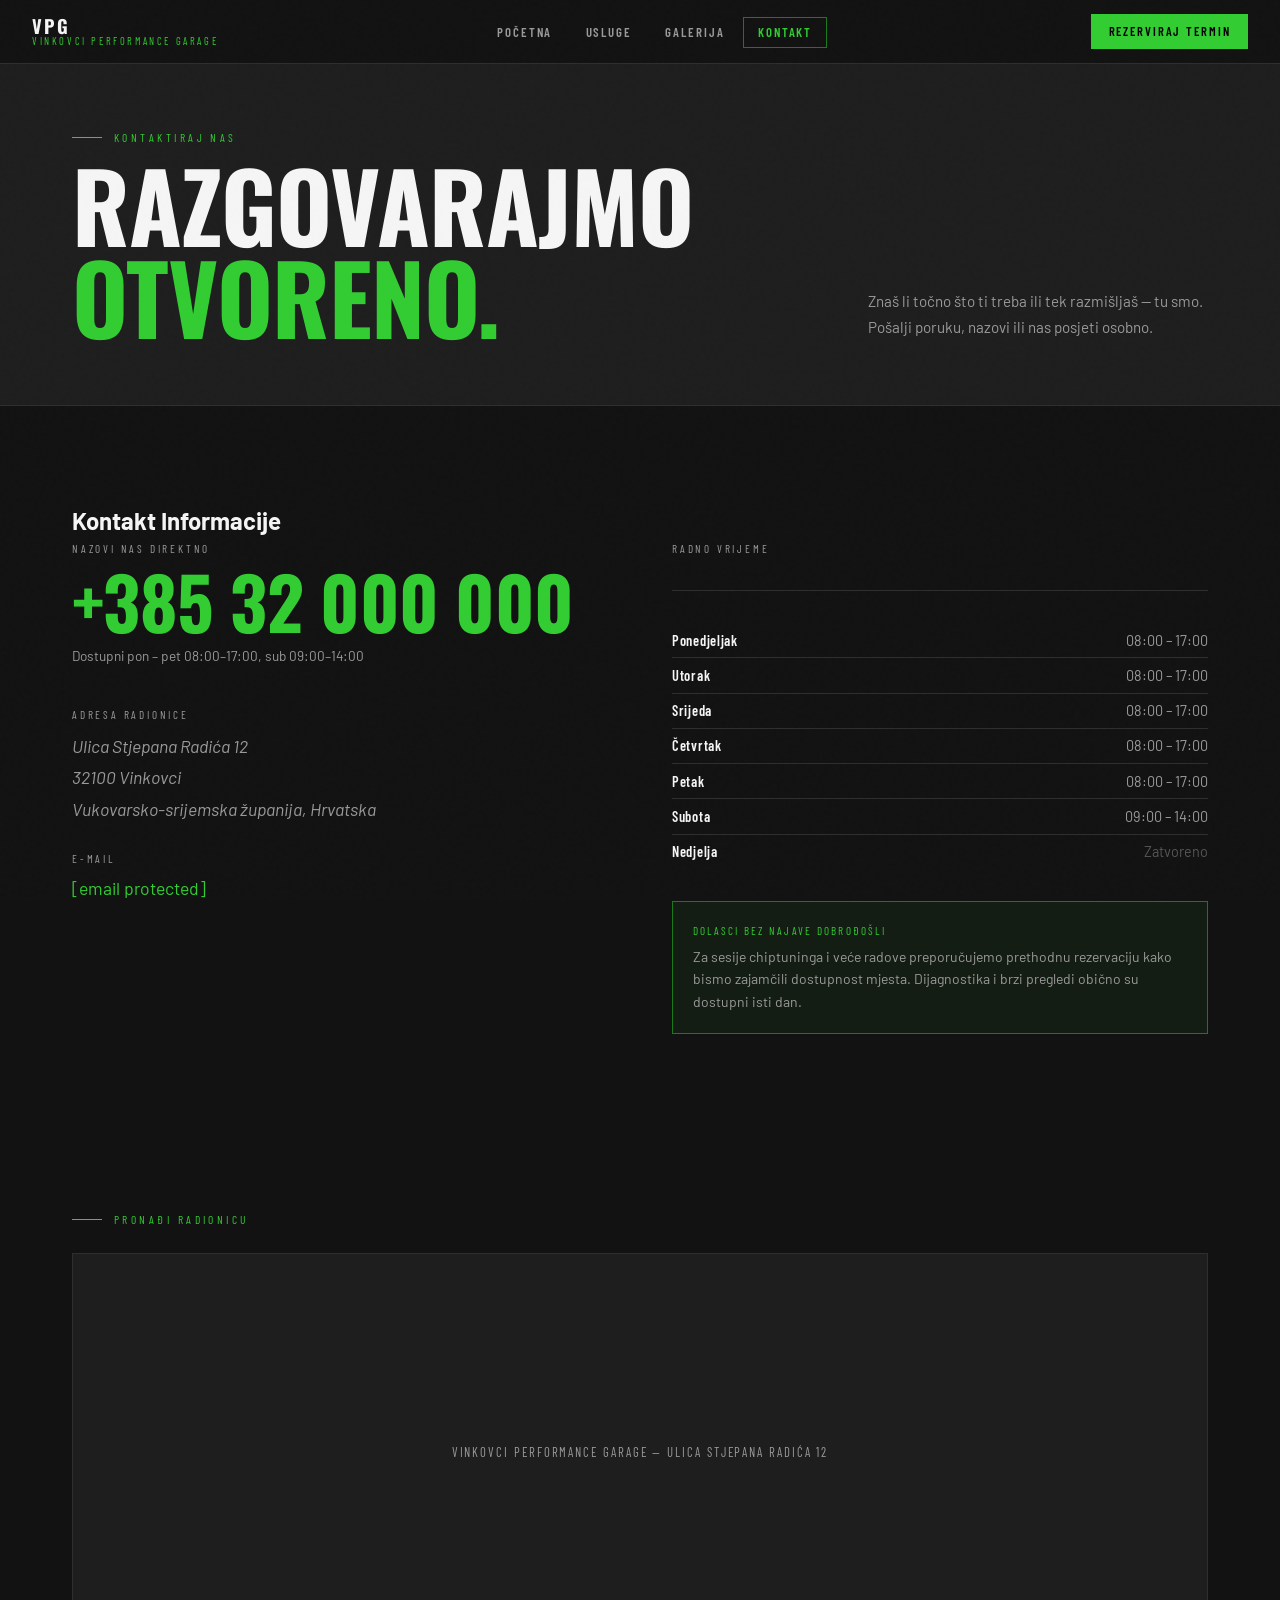
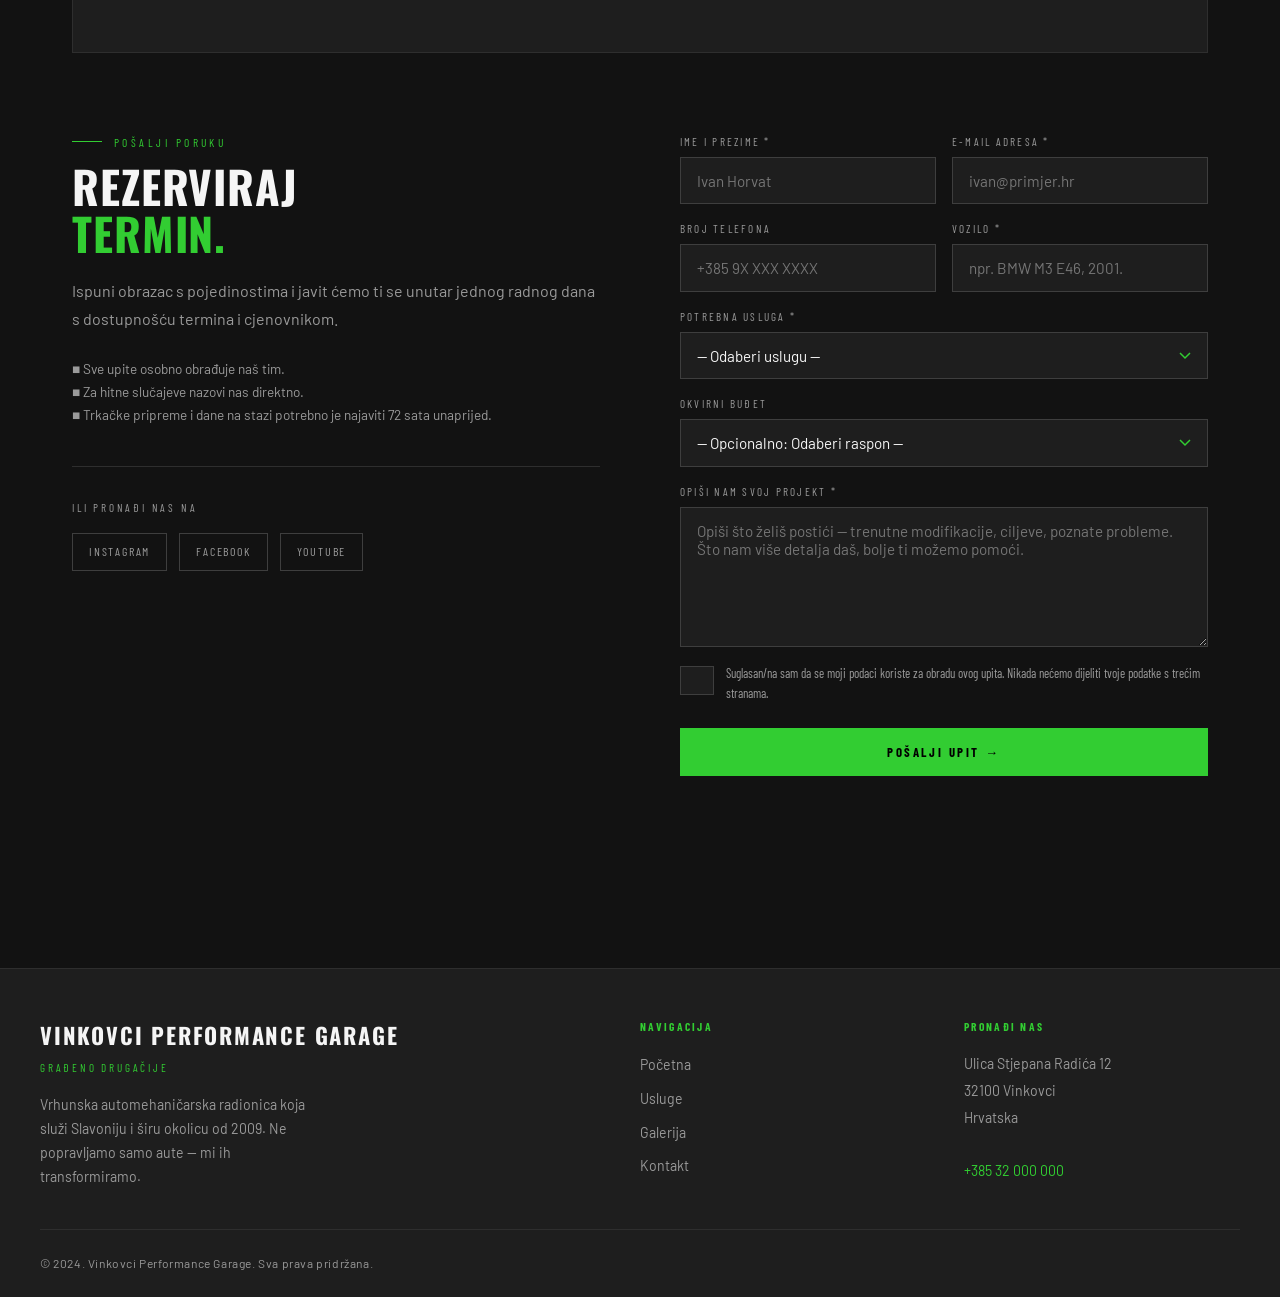
<file: vinkovcigaraza/contact.html>
<!DOCTYPE html>
<html lang="hr">
<head>
  <meta charset="UTF-8" />
  <meta name="viewport" content="width=device-width, initial-scale=1.0" />
  <title>Kontakt &mdash; Vinkovci Performance Garage</title>
  <meta name="description" content="Kontaktirajte Vinkovci Performance Garage. Rezervirajte uslugu, zatraži ponudu ili nam pošaljite poruku. Smješteni u Vinkovcima, Hrvatska." />
  <link rel="stylesheet" href="style.css" />
  <link rel="preconnect" href="https://fonts.googleapis.com" />
  <link rel="preconnect" href="https://fonts.gstatic.com" crossorigin />
    <link rel="icon" href="icon.ico" />

</head>
<body>

  <!-- ======================================================
       NAVIGACIJA
  ====================================================== -->
  <input type="checkbox" id="nav-toggle" aria-hidden="true" />

  <nav class="navbar" role="navigation" aria-label="Glavna navigacija">
    <a href="index.html" class="nav-brand">
      <span class="brand-main">VPG</span>
      <span class="brand-sub">Vinkovci Performance Garage</span>
    </a>

    <ul class="nav-links">
      <li><a href="index.html">Početna</a></li>
      <li><a href="services.html">Usluge</a></li>
      <li><a href="gallery.html">Galerija</a></li>
      <li><a href="contact.html" class="active" aria-current="page">Kontakt</a></li>
    </ul>

    <a href="contact.html" class="nav-cta">Rezerviraj Termin</a>

    <label for="nav-toggle" class="nav-hamburger" aria-label="Otvori izbornik">
      <span></span>
      <span></span>
      <span></span>
    </label>
  </nav>

  <!-- Mobile drawer -->
  <div class="nav-drawer" role="dialog" aria-label="Mobilni izbornik">
    <a href="index.html">Početna</a>
    <a href="services.html">Usluge</a>
    <a href="gallery.html">Galerija</a>
    <a href="contact.html" class="active">Kontakt</a>
    <a href="contact.html" class="drawer-cta">Rezerviraj Termin</a>
  </div>

  <main>

    <!-- ======================================================
         ZAGLAVLJE STRANICE
    ====================================================== -->
    <div class="page-hero">
      <div class="page-hero-inner">
        <div>
          <p class="section-label">Kontaktiraj Nas</p>
          <h1 class="page-hero-title">
            Razgovarajmo<br/><span class="accent">Otvoreno.</span>
          </h1>
        </div>
        <p class="page-hero-desc">
          Znaš li točno što ti treba ili tek razmišljaš &mdash; tu smo.
          Pošalji poruku, nazovi ili nas posjeti osobno.
        </p>
      </div>
    </div>

    <!-- ======================================================
         KONTAKT INFORMACIJE
    ====================================================== -->
    <section class="section" aria-labelledby="contact-info-heading">
      <h2 class="sr-only" id="contact-info-heading">Kontakt Informacije</h2>

      <div class="contact-hero-info">

        <!-- Telefon i Adresa -->
        <div>
          <p class="contact-label">Nazovi Nas Direktno</p>
          <div class="contact-big-phone">
            <a href="tel:+38532000000">+385 32 000 000</a>
          </div>
          <p style="font-size:0.85rem; color:var(--fg-muted); margin-bottom:2.5rem;">Dostupni pon &ndash; pet 08:00&ndash;17:00, sub 09:00&ndash;14:00</p>

          <p class="contact-label">Adresa Radionice</p>
          <address class="contact-address">
            Ulica Stjepana Radića 12<br/>
            32100 Vinkovci<br/>
            Vukovarsko-srijemska županija, Hrvatska
          </address>

          <p class="contact-label" style="margin-top:1.5rem;">E-mail</p>
          <a href="/cdn-cgi/l/email-protection#6c05020a032c1a1c0b0d1e0d0b0942041e" style="font-size:1.1rem; color:var(--accent); transition:opacity 0.2s;">
            <span class="__cf_email__" data-cfemail="026b6c646d4274726563706365672c6a70">[email&#160;protected]</span>
          </a>
        </div>

        <!-- Radno Vrijeme -->
        <div>
          <p class="contact-label">Radno Vrijeme</p>
          <div class="contact-hours">
            <div class="hours-row">
              <span class="day">Ponedjeljak</span>
              <span>08:00 &ndash; 17:00</span>
            </div>
            <div class="hours-row">
              <span class="day">Utorak</span>
              <span>08:00 &ndash; 17:00</span>
            </div>
            <div class="hours-row">
              <span class="day">Srijeda</span>
              <span>08:00 &ndash; 17:00</span>
            </div>
            <div class="hours-row">
              <span class="day">Četvrtak</span>
              <span>08:00 &ndash; 17:00</span>
            </div>
            <div class="hours-row">
              <span class="day">Petak</span>
              <span>08:00 &ndash; 17:00</span>
            </div>
            <div class="hours-row">
              <span class="day">Subota</span>
              <span>09:00 &ndash; 14:00</span>
            </div>
            <div class="hours-row">
              <span class="day">Nedjelja</span>
              <span class="closed">Zatvoreno</span>
            </div>
          </div>

          <div style="margin-top:2rem; padding:1.25rem; background:rgba(50,205,50,0.06); border:1px solid var(--accent-dim);">
            <p style="font-family:var(--font-cond); font-size:0.7rem; letter-spacing:0.2em; text-transform:uppercase; color:var(--accent); margin-bottom:0.4rem;">Dolasci bez Najave Dobrođošli</p>
            <p style="font-size:0.875rem; color:var(--fg-muted); line-height:1.6;">
              Za sesije chiptuninga i veće radove preporučujemo prethodnu rezervaciju kako bismo zajamčili dostupnost mjesta. Dijagnostika i brzi pregledi obično su dostupni isti dan.
            </p>
          </div>
        </div>

      </div>
    </section>

    <!-- ======================================================
         KARTA LOKACIJE
    ====================================================== -->
    <div class="container" style="padding-bottom:0;">
      <p class="section-label" style="margin-bottom:1.5rem;">Pronađi Radionicu</p>
    </div>

    <div style="padding:0 2rem; max-width:1200px; margin:0 auto 5rem;">
      <div class="map-placeholder">
        <iframe
          src="https://www.google.com/maps/embed?pb=!1m18!1m12!1m3!1d45268.17!2d18.8003!3d45.2319!2m3!1f0!2f0!3f0!3m2!1i1024!2i768!4f13.1!3m3!1m2!1s0x475d7c9e14a7f16f%3A0x5d7ae78d12a1c23!2sVinkovci%2C%20Croatia!5e0!3m2!1shr!2shr!4v1700000000"
          allowfullscreen=""
          loading="lazy"
          referrerpolicy="no-referrer-when-downgrade"
          title="Karta lokacije Vinkovci Performance Garage"
        ></iframe>
        <span>Vinkovci Performance Garage &mdash; Ulica Stjepana Radića 12</span>
      </div>
    </div>

    <!-- ======================================================
         KONTAKT FORMA
    ====================================================== -->
    <section class="section" style="padding-top:0;" aria-labelledby="form-heading">
      <div class="contact-form-wrap">

        <div class="form-intro">
          <p class="section-label">Pošalji Poruku</p>
          <h2 class="section-title" id="form-heading">
            Rezerviraj<br/><span class="accent">Termin.</span>
          </h2>
          <p class="section-body">
            Ispuni obrazac s pojedinostima i javit ćemo ti se unutar jednog
            radnog dana s dostupnošću termina i cjenovnikom.
          </p>
          <p class="form-note">
            &#9632; Sve upite osobno obrađuje naš tim.<br/>
            &#9632; Za hitne slučajeve nazovi nas direktno.<br/>
            &#9632; Trkačke pripreme i dane na stazi potrebno je najaviti 72 sata unaprijed.
          </p>

          <div style="margin-top:2.5rem; padding-top:2rem; border-top:1px solid var(--border);">
            <p class="contact-label" style="margin-bottom:1rem;">Ili Pronađi Nas Na</p>
            <div style="display:flex; gap:0.75rem; flex-wrap:wrap;">
              <a href="#" style="display:inline-flex; align-items:center; gap:0.5rem; font-family:var(--font-cond); font-size:0.75rem; letter-spacing:0.15em; text-transform:uppercase; padding:0.5rem 1rem; border:1px solid var(--border-hi); color:var(--fg-muted); transition:all 0.25s;">Instagram</a>
              <a href="#" style="display:inline-flex; align-items:center; gap:0.5rem; font-family:var(--font-cond); font-size:0.75rem; letter-spacing:0.15em; text-transform:uppercase; padding:0.5rem 1rem; border:1px solid var(--border-hi); color:var(--fg-muted); transition:all 0.25s;">Facebook</a>
              <a href="#" style="display:inline-flex; align-items:center; gap:0.5rem; font-family:var(--font-cond); font-size:0.75rem; letter-spacing:0.15em; text-transform:uppercase; padding:0.5rem 1rem; border:1px solid var(--border-hi); color:var(--fg-muted); transition:all 0.25s;">YouTube</a>
            </div>
          </div>
        </div>

        <!-- FORMA -->
        <div>
          <form
            class="contact-form"
            action="#"
            method="POST"
            aria-label="Obrazac za upit o usluzi"
            novalidate
          >

            <div class="form-row">
              <div class="form-group">
                <label for="field-name">Ime i Prezime *</label>
                <input
                  type="text"
                  id="field-name"
                  name="name"
                  placeholder="Ivan Horvat"
                  required
                  autocomplete="name"
                />
              </div>

              <div class="form-group">
                <label for="field-email">E-mail Adresa *</label>
                <input
                  type="email"
                  id="field-email"
                  name="email"
                  placeholder="ivan@primjer.hr"
                  required
                  autocomplete="email"
                />
              </div>
            </div>

            <div class="form-row">
              <div class="form-group">
                <label for="field-phone">Broj Telefona</label>
                <input
                  type="tel"
                  id="field-phone"
                  name="phone"
                  placeholder="+385 9X XXX XXXX"
                  autocomplete="tel"
                />
              </div>

              <div class="form-group">
                <label for="field-vehicle">Vozilo *</label>
                <input
                  type="text"
                  id="field-vehicle"
                  name="vehicle"
                  placeholder="npr. BMW M3 E46, 2001."
                  required
                />
              </div>
            </div>

            <div class="form-group">
              <label for="field-service">Potrebna Usluga *</label>
              <select id="field-service" name="service" required>
                <option value="" disabled selected>&mdash; Odaberi uslugu &mdash;</option>
                <option value="chiptuning">Chiptuning / ECU Remap</option>
                <option value="dijagnostika">Dijagnostika i Traženje Kvarova</option>
                <option value="dijelovi">Nabava i Ugradnja Performansnih Dijelova</option>
                <option value="ispus">Izrada Ispusa po Mjeri</option>
                <option value="pred-kupnju">Pregled Vozila Pred Kupnju</option>
                <option value="trkacka-priprema">Trkačka Priprema / Dan na Stazi</option>
                <option value="opci-upit">Opći Upit</option>
              </select>
            </div>

            <div class="form-group">
              <label for="field-budget">Okvirni Buđet</label>
              <select id="field-budget" name="budget">
                <option value="" disabled selected>&mdash; Opcionalno: Odaberi raspon &mdash;</option>
                <option value="ispod-200">Ispod 200 &euro;</option>
                <option value="200-500">200 &euro; &ndash; 500 &euro;</option>
                <option value="500-1000">500 &euro; &ndash; 1.000 &euro;</option>
                <option value="1000-3000">1.000 &euro; &ndash; 3.000 &euro;</option>
                <option value="3000-plus">3.000 &euro; i više</option>
              </select>
            </div>

            <div class="form-group">
              <label for="field-message">Opiši Nam Svoj Projekt *</label>
              <textarea
                id="field-message"
                name="message"
                placeholder="Opiši što želiš postići &mdash; trenutne modifikacije, ciljeve, poznate probleme. Što nam više detalja daš, bolje ti možemo pomoći."
                required
              ></textarea>
            </div>

            <div class="form-group" style="flex-direction:row; align-items:flex-start; gap:0.75rem;">
              <input type="checkbox" id="field-consent" name="consent" required style="width:16px; height:16px; margin-top:3px; accent-color:var(--accent); flex-shrink:0;" />
              <label for="field-consent" style="font-size:0.8rem; color:var(--fg-muted); letter-spacing:0; text-transform:none; line-height:1.6; cursor:pointer;">
                Suglasan/na sam da se moji podaci koriste za obradu ovog upita. Nikada nećemo dijeliti tvoje podatke s trećim stranama.
              </label>
            </div>

            <div class="form-submit">
              <button type="submit" class="btn-primary">
                Pošalji Upit &#8594;
              </button>
            </div>

          </form>
        </div>

      </div>
    </section>

  </main>

  <!-- ======================================================
       PODNOZJE
  ====================================================== -->
  <footer class="site-footer" role="contentinfo">
    <div class="footer-grid">
      <div class="footer-brand">
        <div class="brand-main">Vinkovci Performance Garage</div>
        <div class="brand-sub">Građeno Drugačije</div>
        <p>Vrhunska automehaničarska radionica koja služi Slavoniju i širu okolicu od 2009. Ne popravljamo samo aute &mdash; mi ih transformiramo.</p>
      </div>
      <div class="footer-col">
        <h4>Navigacija</h4>
        <ul>
          <li><a href="index.html">Početna</a></li>
          <li><a href="services.html">Usluge</a></li>
          <li><a href="gallery.html">Galerija</a></li>
          <li><a href="contact.html">Kontakt</a></li>
        </ul>
      </div>
      <div class="footer-col">
        <h4>Pronađi Nas</h4>
        <address>
          Ulica Stjepana Radića 12<br/>
          32100 Vinkovci<br/>
          Hrvatska<br/><br/>
          <a href="tel:+38532000000" style="color:var(--accent);">+385 32 000 000</a>
        </address>
      </div>
    </div>
    <div class="footer-bottom">
      <span class="footer-copy">&copy; 2024. Vinkovci Performance Garage. Sva prava pridržana.</span>
    </div>
  </footer>

  <!-- Vercel Web Analytics -->
  <script defer src="https://cdn.vercel-insights.com/v1/script.js"></script>
</body>
</html>
</file>
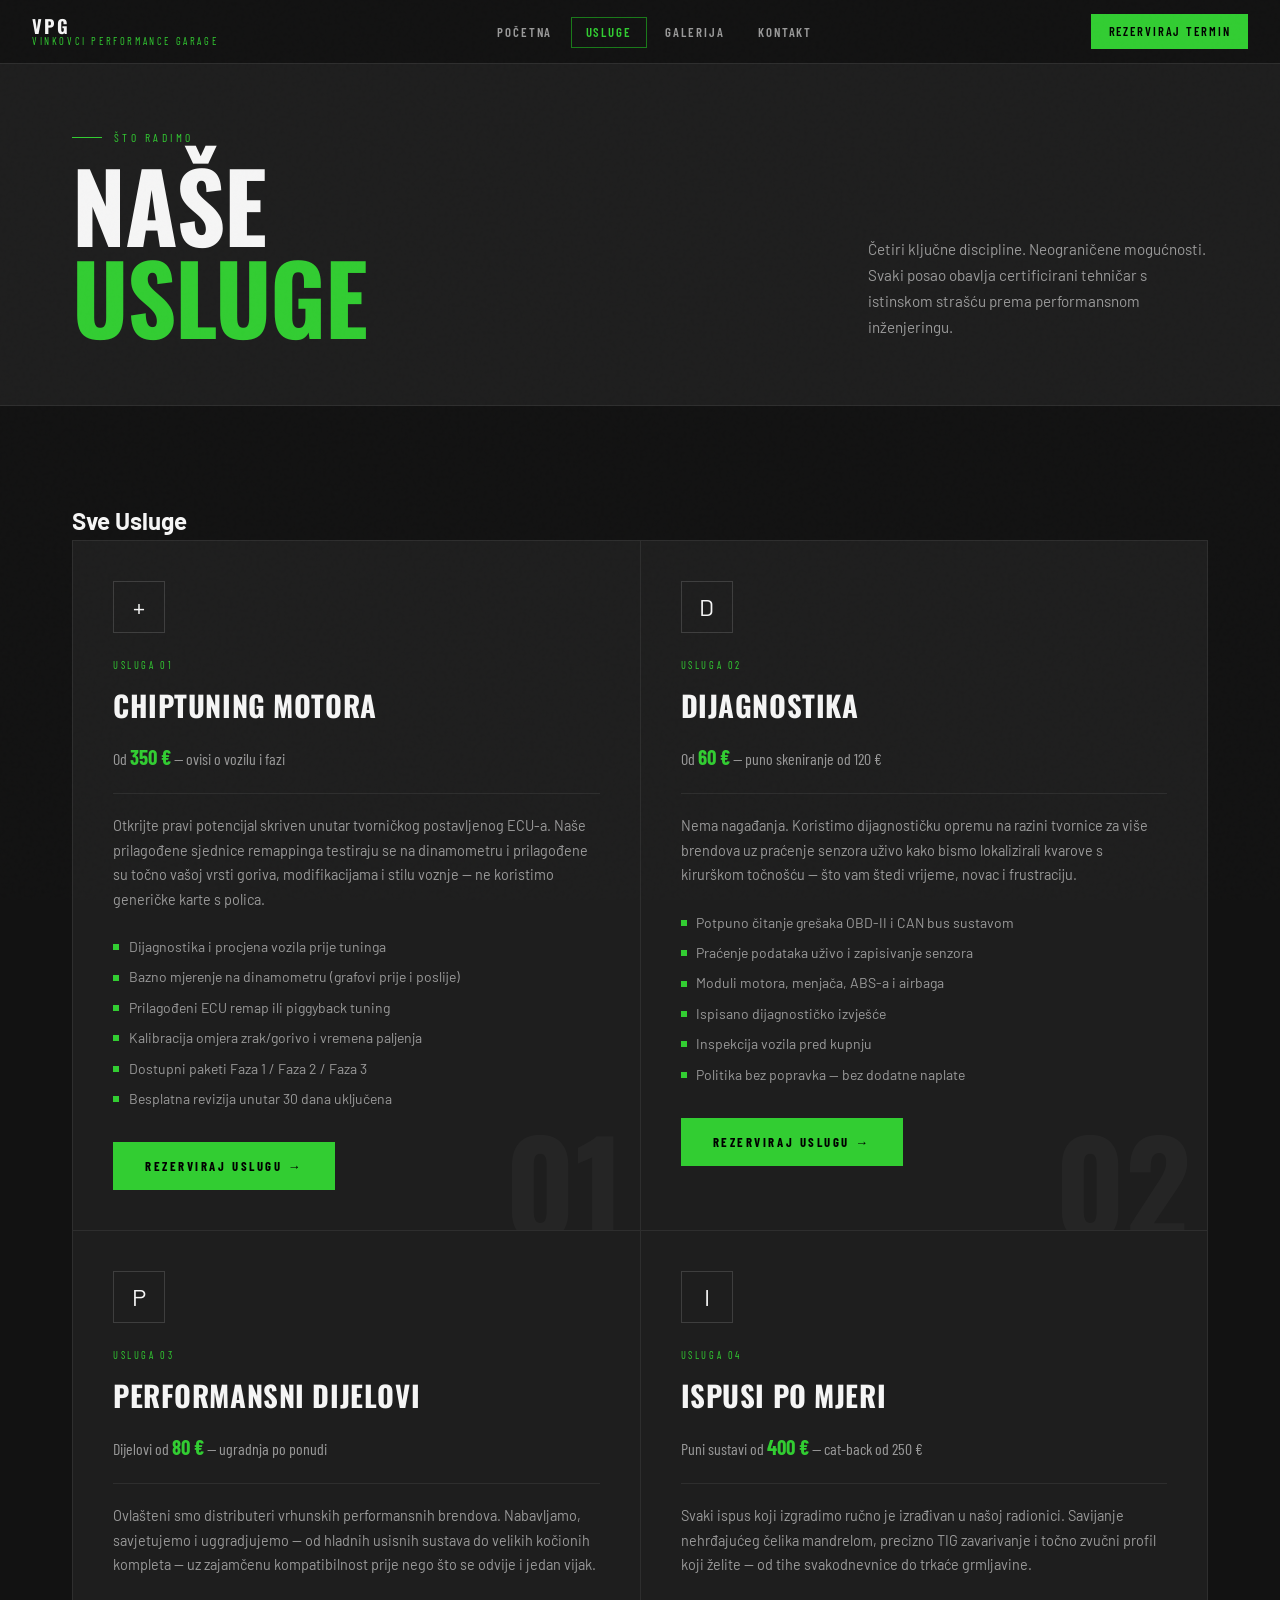
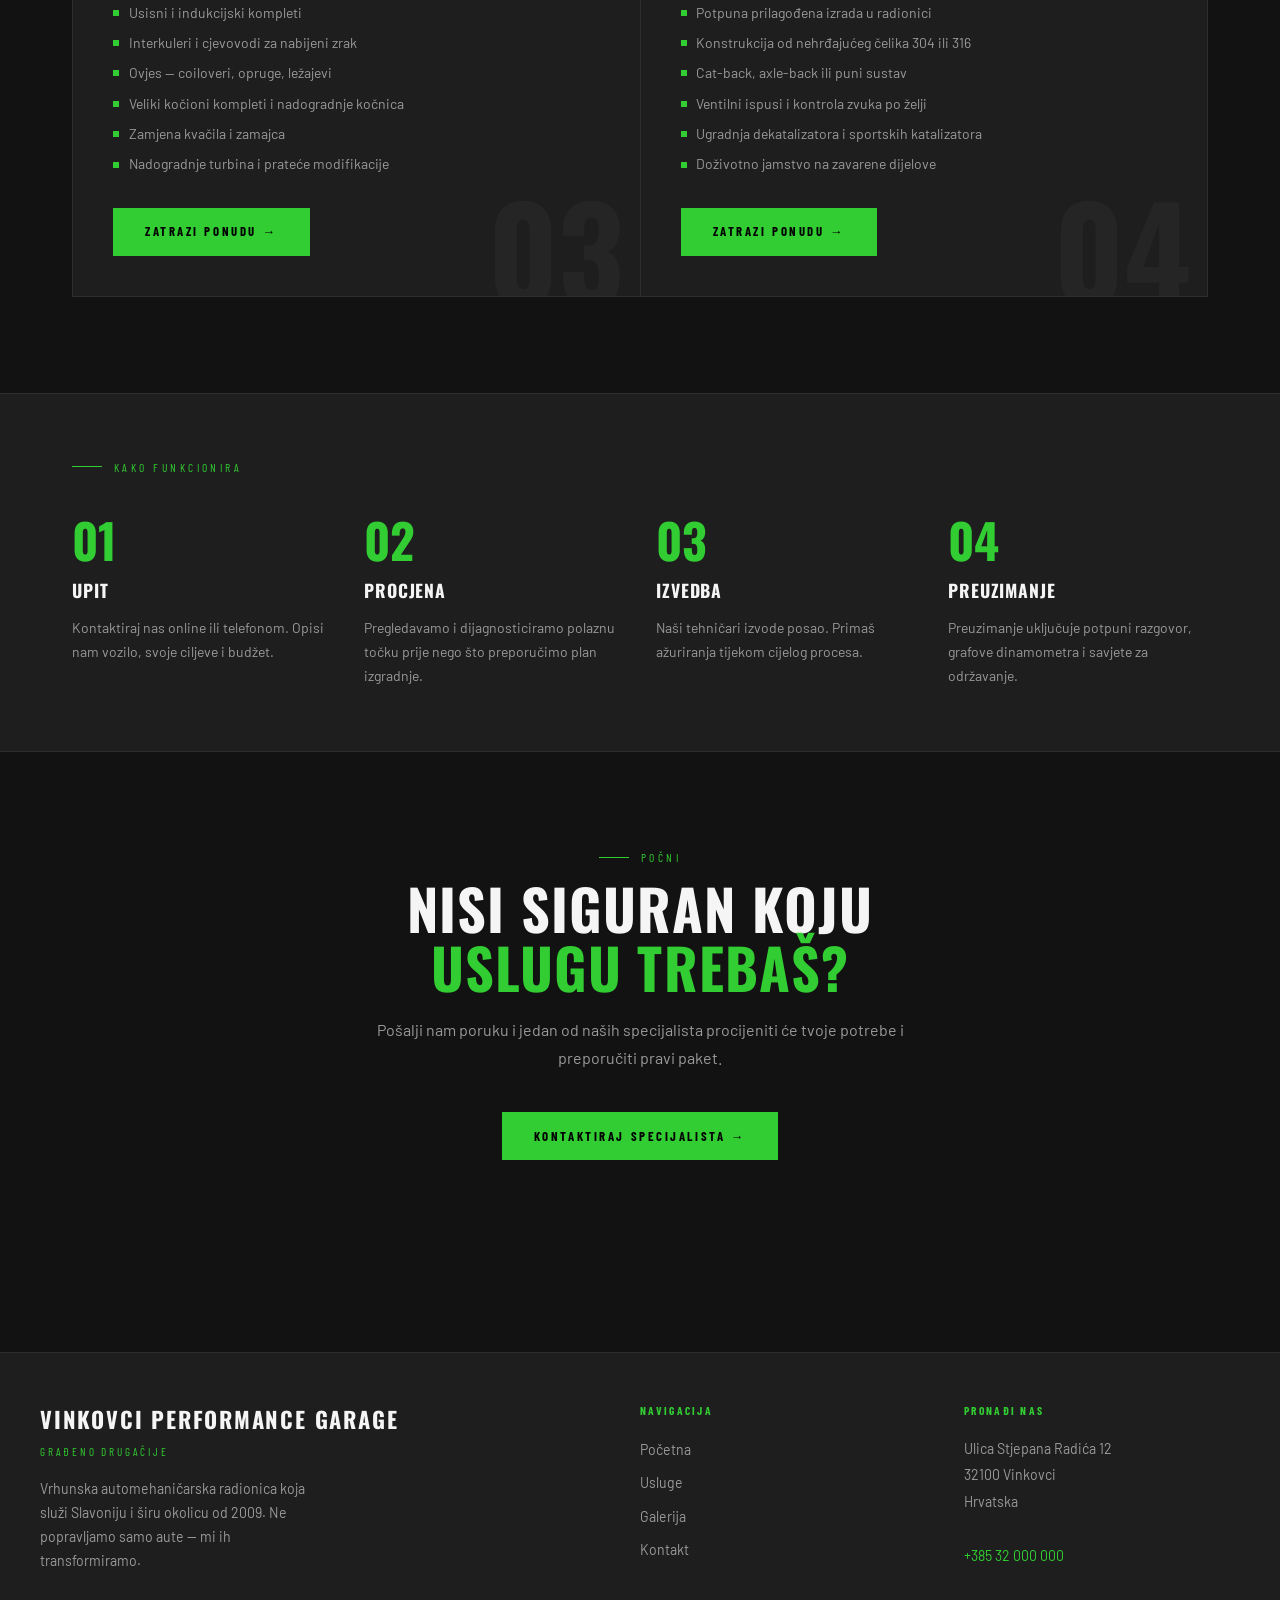
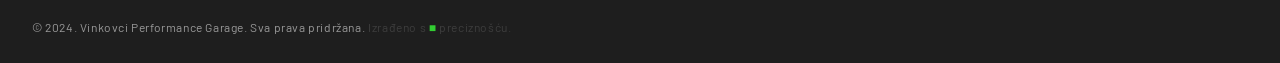
<file: vinkovcigaraza/services.html>
<!DOCTYPE html>
<html lang="hr">
<head>
  <meta charset="UTF-8" />
  <meta name="viewport" content="width=device-width, initial-scale=1.0" />
  <title>Usluge &mdash; Vinkovci Performance Garage</title>
  <meta name="description" content="Chiptuning motora, dijagnostika, performansni dijelovi i ispusi po mjeri. Profesionalne auto usluge u Vinkovcima." />
  <link rel="stylesheet" href="style.css" />
  <link rel="preconnect" href="https://fonts.googleapis.com" />
  <link rel="preconnect" href="https://fonts.gstatic.com" crossorigin />
    <link rel="icon" href="icon.ico" />

</head>
<body>

  <!-- ======================================================
       NAVIGACIJA
  ====================================================== -->
  <input type="checkbox" id="nav-toggle" aria-hidden="true" />

  <nav class="navbar" role="navigation" aria-label="Glavna navigacija">
    <a href="index.html" class="nav-brand">
      <span class="brand-main">VPG</span>
      <span class="brand-sub">Vinkovci Performance Garage</span>
    </a>

    <ul class="nav-links">
      <li><a href="index.html">Početna</a></li>
      <li><a href="services.html" class="active" aria-current="page">Usluge</a></li>
      <li><a href="gallery.html">Galerija</a></li>
      <li><a href="contact.html">Kontakt</a></li>
    </ul>

    <a href="contact.html" class="nav-cta">Rezerviraj Termin</a>

    <label for="nav-toggle" class="nav-hamburger" aria-label="Otvori izbornik">
      <span></span>
      <span></span>
      <span></span>
    </label>
  </nav>

  <!-- Mobile drawer -->
  <div class="nav-drawer" role="dialog" aria-label="Mobilni izbornik">
    <a href="index.html">Početna</a>
    <a href="services.html" class="active">Usluge</a>
    <a href="gallery.html">Galerija</a>
    <a href="contact.html">Kontakt</a>
    <a href="contact.html" class="drawer-cta">Rezerviraj Termin</a>
  </div>

  <main>

    <!-- ======================================================
         ZAGLAVLJE STRANICE
    ====================================================== -->
    <div class="page-hero">
      <div class="page-hero-inner">
        <div>
          <p class="section-label">Što Radimo</p>
          <h1 class="page-hero-title">
            Naše<br/><span class="accent">Usluge</span>
          </h1>
        </div>
        <p class="page-hero-desc">
          Četiri ključne discipline. Neograničene mogućnosti. Svaki posao obavlja
          certificirani tehničar s istinskom strašću prema performansnom inženjeringu.
        </p>
      </div>
    </div>

    <!-- ======================================================
         MREZA USLUGA
    ====================================================== -->
    <section class="section" aria-labelledby="services-heading">
      <h2 class="sr-only" id="services-heading">Sve Usluge</h2>

      <div class="services-grid">

        <!-- USLUGA 01 — Chiptuning Motora -->
        <article class="service-card">
          <span class="service-bg-num">01</span>

          <div class="service-icon" aria-hidden="true">+</div>
          <div class="service-card-tag">Usluga 01</div>
          <h2 class="service-card-title">Chiptuning Motora</h2>

          <div class="service-price">
            Od <strong>350 &euro;</strong> &mdash; ovisi o vozilu i fazi
          </div>

          <p class="service-card-desc">
            Otkrijte pravi potencijal skriven unutar tvorničkog postavljenog ECU-a.
            Naše prilagođene sjednice remappinga testiraju se na dinamometru i
            prilagođene su točno vašoj vrsti goriva, modifikacijama i stilu voznje
            &mdash; ne koristimo generičke karte s polica.
          </p>

          <ul class="service-includes" aria-label="Što je uključeno">
            <li>Dijagnostika i procjena vozila prije tuninga</li>
            <li>Bazno mjerenje na dinamometru (grafovi prije i poslije)</li>
            <li>Prilagođeni ECU remap ili piggyback tuning</li>
            <li>Kalibracija omjera zrak/gorivo i vremena paljenja</li>
            <li>Dostupni paketi Faza 1 / Faza 2 / Faza 3</li>
            <li>Besplatna revizija unutar 30 dana uključena</li>
          </ul>

          <div style="margin-top:2rem;">
            <a href="contact.html" class="btn-primary">Rezerviraj Uslugu &#8594;</a>
          </div>
        </article>

        <!-- USLUGA 02 — Dijagnostika -->
        <article class="service-card">
          <span class="service-bg-num">02</span>

          <div class="service-icon" aria-hidden="true">D</div>
          <div class="service-card-tag">Usluga 02</div>
          <h2 class="service-card-title">Dijagnostika</h2>

          <div class="service-price">
            Od <strong>60 &euro;</strong> &mdash; puno skeniranje od 120 &euro;
          </div>

          <p class="service-card-desc">
            Nema nagađanja. Koristimo dijagnostičku opremu na razini tvornice
            za više brendova uz praćenje senzora uživo kako bismo lokalizirali
            kvarove s kirurškom točnošću &mdash; što vam štedi vrijeme, novac i
            frustraciju.
          </p>

          <ul class="service-includes" aria-label="Što je uključeno">
            <li>Potpuno čitanje grešaka OBD-II i CAN bus sustavom</li>
            <li>Praćenje podataka uživo i zapisivanje senzora</li>
            <li>Moduli motora, menjača, ABS-a i airbaga</li>
            <li>Ispisano dijagnostičko izvješće</li>
            <li>Inspekcija vozila pred kupnju</li>
            <li>Politika bez popravka &mdash; bez dodatne naplate</li>
          </ul>

          <div style="margin-top:2rem;">
            <a href="contact.html" class="btn-primary">Rezerviraj Uslugu &#8594;</a>
          </div>
        </article>

        <!-- USLUGA 03 — Performansni Dijelovi -->
        <article class="service-card">
          <span class="service-bg-num">03</span>

          <div class="service-icon" aria-hidden="true">P</div>
          <div class="service-card-tag">Usluga 03</div>
          <h2 class="service-card-title">Performansni Dijelovi</h2>

          <div class="service-price">
            Dijelovi od <strong>80 &euro;</strong> &mdash; ugradnja po ponudi
          </div>

          <p class="service-card-desc">
            Ovlašteni smo distributeri vrhunskih performansnih brendova. Nabavljamo,
            savjetujemo i uggradjujemo &mdash; od hladnih usisnih sustava do velikih
            kočionih kompleta &mdash; uz zajamčenu kompatibilnost prije nego što
            se odvije i jedan vijak.
          </p>

          <ul class="service-includes" aria-label="Što je uključeno">
            <li>Usisni i indukcijski kompleti</li>
            <li>Interkuleri i cjevovodi za nabijeni zrak</li>
            <li>Ovjes &mdash; coiloveri, opruge, ležajevi</li>
            <li>Veliki kočioni kompleti i nadogradnje kočnica</li>
            <li>Zamjena kvačila i zamajca</li>
            <li>Nadogradnje turbina i prateće modifikacije</li>
          </ul>

          <div style="margin-top:2rem;">
            <a href="contact.html" class="btn-primary">Zatrazi Ponudu &#8594;</a>
          </div>
        </article>

        <!-- USLUGA 04 — Ispusi po Mjeri -->
        <article class="service-card">
          <span class="service-bg-num">04</span>

          <div class="service-icon" aria-hidden="true">I</div>
          <div class="service-card-tag">Usluga 04</div>
          <h2 class="service-card-title">Ispusi po Mjeri</h2>

          <div class="service-price">
            Puni sustavi od <strong>400 &euro;</strong> &mdash; cat-back od 250 &euro;
          </div>

          <p class="service-card-desc">
            Svaki ispus koji izgradimo ručno je izrađivan u našoj radionici.
            Savijanje nehrđajućeg čelika mandrelom, precizno TIG zavarivanje i
            točno zvučni profil koji želite &mdash; od tihe svakodnevnice do
            trkaće grmljavine.
          </p>

          <ul class="service-includes" aria-label="Što je uključeno">
            <li>Potpuna prilagođena izrada u radionici</li>
            <li>Konstrukcija od nehrđajućeg čelika 304 ili 316</li>
            <li>Cat-back, axle-back ili puni sustav</li>
            <li>Ventilni ispusi i kontrola zvuka po želji</li>
            <li>Ugradnja dekatalizatora i sportskih katalizatora</li>
            <li>Doživotno jamstvo na zavarene dijelove</li>
          </ul>

          <div style="margin-top:2rem;">
            <a href="contact.html" class="btn-primary">Zatrazi Ponudu &#8594;</a>
          </div>
        </article>

      </div>
    </section>

    <!-- ======================================================
         TRAKA PROCESA
    ====================================================== -->
    <div style="background:var(--bg2); border-top:1px solid var(--border); border-bottom:1px solid var(--border); padding:4rem 2rem;">
      <div class="container">
        <p class="section-label" style="margin-bottom:2.5rem;">Kako Funkcionira</p>
        <div class="process-strip-grid" style="display:grid; grid-template-columns:repeat(4,1fr); gap:2rem;">

          <div style="display:flex; flex-direction:column; gap:0.75rem;">
            <div style="font-family:var(--font-head); font-size:3rem; font-weight:700; color:var(--accent); line-height:1;">01</div>
            <h3 style="font-family:var(--font-head); font-size:1.1rem; font-weight:700; text-transform:uppercase; letter-spacing:0.05em;">Upit</h3>
            <p style="font-size:0.875rem; color:var(--fg-muted); line-height:1.7;">Kontaktiraj nas online ili telefonom. Opisi nam vozilo, svoje ciljeve i budžet.</p>
          </div>

          <div style="display:flex; flex-direction:column; gap:0.75rem;">
            <div style="font-family:var(--font-head); font-size:3rem; font-weight:700; color:var(--accent); line-height:1;">02</div>
            <h3 style="font-family:var(--font-head); font-size:1.1rem; font-weight:700; text-transform:uppercase; letter-spacing:0.05em;">Procjena</h3>
            <p style="font-size:0.875rem; color:var(--fg-muted); line-height:1.7;">Pregledavamo i dijagnosticiramo polaznu točku prije nego što preporučimo plan izgradnje.</p>
          </div>

          <div style="display:flex; flex-direction:column; gap:0.75rem;">
            <div style="font-family:var(--font-head); font-size:3rem; font-weight:700; color:var(--accent); line-height:1;">03</div>
            <h3 style="font-family:var(--font-head); font-size:1.1rem; font-weight:700; text-transform:uppercase; letter-spacing:0.05em;">Izvedba</h3>
            <p style="font-size:0.875rem; color:var(--fg-muted); line-height:1.7;">Naši tehničari izvode posao. Primaš ažuriranja tijekom cijelog procesa.</p>
          </div>

          <div style="display:flex; flex-direction:column; gap:0.75rem;">
            <div style="font-family:var(--font-head); font-size:3rem; font-weight:700; color:var(--accent); line-height:1;">04</div>
            <h3 style="font-family:var(--font-head); font-size:1.1rem; font-weight:700; text-transform:uppercase; letter-spacing:0.05em;">Preuzimanje</h3>
            <p style="font-size:0.875rem; color:var(--fg-muted); line-height:1.7;">Preuzimanje uključuje potpuni razgovor, grafove dinamometra i savjete za održavanje.</p>
          </div>

        </div>
      </div>
    </div>

    <!-- ======================================================
         POZIV NA AKCIJU
    ====================================================== -->
    <section class="section" style="text-align:center;">
      <p class="section-label" style="justify-content:center;">Počni</p>
      <h2 class="section-title">Nisi Siguran Koju<br/><span class="accent">Uslugu Trebaš?</span></h2>
      <p class="section-body" style="margin:0 auto 2.5rem; text-align:center;">
        Pošalji nam poruku i jedan od naših specijalista procijeniti će tvoje potrebe
        i preporučiti pravi paket.
      </p>
      <a href="contact.html" class="btn-primary">Kontaktiraj Specijalista &#8594;</a>
    </section>

  </main>

  <!-- ======================================================
       PODNOZJE
  ====================================================== -->
  <footer class="site-footer" role="contentinfo">
    <div class="footer-grid">

      <div class="footer-brand">
        <div class="brand-main">Vinkovci Performance Garage</div>
        <div class="brand-sub">Građeno Drugačije</div>
        <p>Vrhunska automehaničarska radionica koja služi Slavoniju i širu okolicu od 2009. Ne popravljamo samo aute &mdash; mi ih transformiramo.</p>
      </div>

      <div class="footer-col">
        <h4>Navigacija</h4>
        <ul>
          <li><a href="index.html">Početna</a></li>
          <li><a href="services.html">Usluge</a></li>
          <li><a href="gallery.html">Galerija</a></li>
          <li><a href="contact.html">Kontakt</a></li>
        </ul>
      </div>

      <div class="footer-col">
        <h4>Pronađi Nas</h4>
        <address>
          Ulica Stjepana Radića 12<br/>
          32100 Vinkovci<br/>
          Hrvatska<br/>
          <br/>
          <a href="tel:+38532000000" style="color:var(--accent);">+385 32 000 000</a>
        </address>
      </div>

    </div>

    
      <span class="footer-copy">&copy; 2024. Vinkovci Performance Garage. Sva prava pridržana.</span>
      <span class="footer-credit">Izrađeno s <span>&#9632;</span> preciznošću.</span>
    </div>
  </footer>

  <!-- Vercel Web Analytics -->
  <script defer src="https://cdn.vercel-insights.com/v1/script.js"></script>
</body>
</html>
</file>
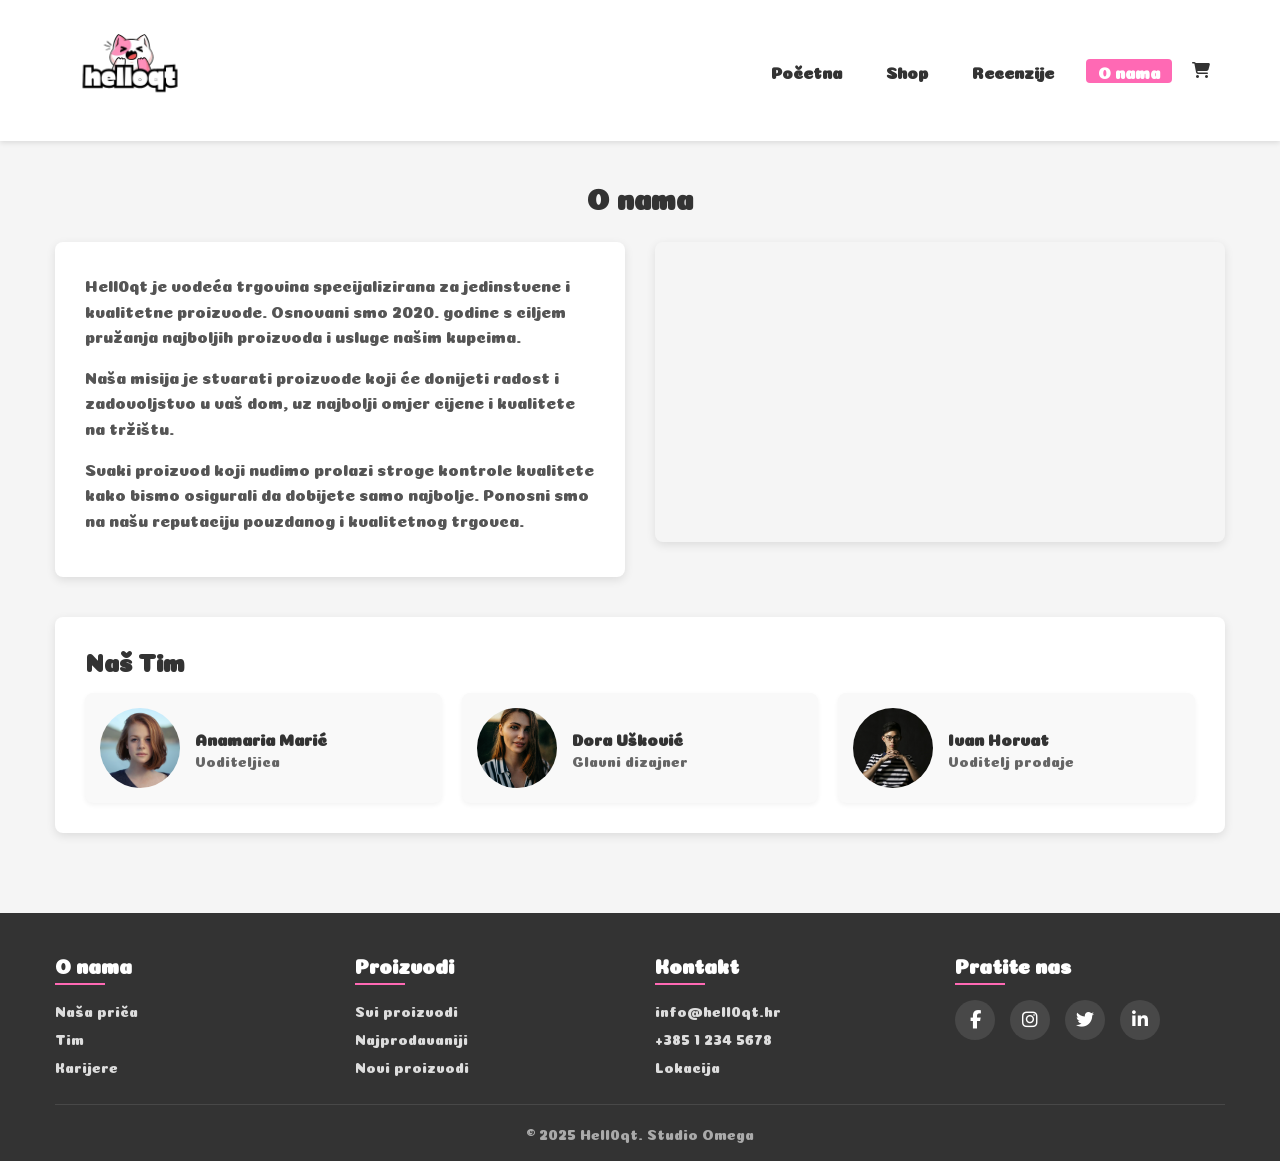
<file: webshop/onama.html>
<!DOCTYPE html>
<html lang="hr">
<head>
    <meta charset="UTF-8">
    <meta name="viewport" content="width=device-width, initial-scale=1.0">
    <title>Hell0qt | O nama</title>
    <link rel="stylesheet" href="https://cdnjs.cloudflare.com/ajax/libs/font-awesome/6.4.0/css/all.min.css">
    <link rel="stylesheet" href="main.css">
    <style>
@import url('https://fonts.googleapis.com/css2?family=Coiny&display=swap');
</style>


</head>
<body>
    <!-- Header -->
  <header>
        <div class="container">
         <div class="container">
            <div class="header-content">
                <div class="logo-container">
                    <img src="img/helloqt-removebg-preview.png" alt="Hell0qt Logo" class="logo">
                </div>
                
                <ul class="desktop-nav">
                    <li><a href="index.html" >Početna</a></li>
                    <li><a href="shop.html">Shop</a></li>
                    <li><a href="recenzije.html">Recenzije</a></li>
                    <li><a href="onama.html" class="active">O nama</a></li>
                     <i class="fas fa-shopping-cart"></i>
                </ul>

                <!-- Mobile navigacija (hamburger) -->
                <div class="mobile-nav">
                    <div class="burger-omotac">
                        <div class="burger-kontainer">
                            <div class="burger-menu">
                                <div class="burger-gornji"></div>
                                <div class="burger-srednji"></div>
                                <div class="burger-donji"></div>
                            </div>
                        </div>
                    </div>
                    
                    <div class="mobile-menu">
                        <ul>
                            <li><a href="index.html" class="active">Početna</a></li>
                            <li><a href="shop.html">Shop</a></li>
                            <li><a href="recenzije.html">Recenzije</a></li>
                            <li><a href="onama.html">O nama</a></li>
                             <i class="fas fa-shopping-cart"></i>
                        </ul>
                    </div>
                </div>
            </div>
        </div>
    </header>
   
    <div class="container main-grid">
        <!-- O nama sekcija -->
        <section class="about">
            <h2 class="section-title">O nama</h2>
            <div class="about-content">
                <div class="about-text">
                    <p>Hell0qt je vodeća trgovina specijalizirana za jedinstvene i kvalitetne proizvode. Osnovani smo 2020. godine s ciljem pružanja najboljih proizvoda i usluge našim kupcima.</p>
                    <p>Naša misija je stvarati proizvode koji će donijeti radost i zadovoljstvo u vaš dom, uz najbolji omjer cijene i kvalitete na tržištu.</p>
                    <p>Svaki proizvod koji nudimo prolazi stroge kontrole kvalitete kako bismo osigurali da dobijete samo najbolje. Ponosni smo na našu reputaciju pouzdanog i kvalitetnog trgovca.</p>
                </div>
                <div class="about-map">
                    <iframe src="https://www.google.com/maps/embed?pb=!1m18!1m12!1m3!1d89121.03978408918!2d15.939728!3d45.815399!2m3!1f0!2f0!3f0!3m2!1i1024!2i768!4f13.1!3m3!1m2!1s0x4765d692c902cc39%3A0x3a45249628fbc28a!2sZagreb!5e0!3m2!1shr!2shr!4v1621435802378!5m2!1shr!2shr" allowfullscreen="" loading="lazy"></iframe>
                </div>
            </div>

            <div class="team-section">
                <h3 class="subtitle">Naš Tim</h3>
                <div class="team-members">
                    <div class="team-member">
                        <div class="member-photo">
                            <img src="./img/zena2.jpg.jpeg" alt="Anamaria Marić">
                        </div>
                        <div class="member-info">
                            <h4>Anamaria Marić</h4>
                            <p>Voditeljica</p>
                        </div>
                    </div>
                    <div class="team-member">
                        <div class="member-photo">
                            <img src="./img/zena.jpg.jpeg" alt="Dora Ušković">
                        </div>
                        <div class="member-info">
                            <h4>Dora Ušković</h4>
                            <p>Glavni dizajner</p>
                        </div>
                    </div>
                    <div class="team-member">
                        <div class="member-photo">
                            <img src="./img/asian-man-1468032_1280.jpg.jpeg" alt="Ivan Horvat">
                        </div>
                        <div class="member-info">
                            <h4>Ivan Horvat</h4>
                            <p>Voditelj prodaje</p>
                        </div>
                    </div>
                </div>
            </div>
        </section>
    </div>

    <!-- Footer -->
    <footer>
        <div class="container">
            <div class="footer-content">
                <div class="footer-column">
                    <h3>O nama</h3>
                    <ul class="footer-links">
                        <li><a href="o-nama.html">Naša priča</a></li>
                        <li><a href="o-nama.html">Tim</a></li>
                        <li><a href="onama.html">Karijere</a></li>
                    </ul>
                </div>
                <div class="footer-column">
                    <h3>Proizvodi</h3>
                    <ul class="footer-links">
                        <li><a href="shop.html">Svi proizvodi</a></li>
                        <li><a href="shop.html">Najprodavaniji</a></li>
                        <li><a href="shop.html">Novi proizvodi</a></li>
                    </ul>
                </div>
                <div class="footer-column">
                    <h3>Kontakt</h3>
                    <ul class="footer-links">
                        <li><a href="onama.html">info@hell0qt.hr</a></li>
                        <li><a href="onama.html">+385 1 234 5678</a></li>
                        <li><a href="onama.html">Lokacija</a></li>
                    </ul>
                </div>
                <div class="footer-column">
                    <h3>Pratite nas</h3>
                    <div class="social-links">
                        <a href="#"><i class="fab fa-facebook-f"></i></a>
                        <a href="#"><i class="fab fa-instagram"></i></a>
                        <a href="#"><i class="fab fa-twitter"></i></a>
                        <a href="#"><i class="fab fa-linkedin-in"></i></a>
                    </div>
                </div>
            </div>
            <div class="footer-bottom">
                <p>&copy; 2025 Hell0qt. Studio Omega</p>
            </div>
        </div>
    </footer>

    <script src="script.js"></script>
    <script>
document.addEventListener('DOMContentLoaded', function() {
    const burger = document.querySelector('.burger-kontainer');
    const mobileMenu = document.querySelector('.mobile-menu');
    const body = document.body;
    
    burger.addEventListener('click', function() {
        this.classList.toggle('open');
        mobileMenu.classList.toggle('open');
        body.classList.toggle('no-scroll');
        
        // Animacija burger ikone
        const top = this.querySelector('.burger-gornji');
        const middle = this.querySelector('.burger-srednji');
        const bottom = this.querySelector('.burger-donji');
        
        if (this.classList.contains('open')) {
            top.style.transform = 'rotate(45deg) translate(5px, 5px)';
            middle.style.opacity = '0';
            bottom.style.transform = 'rotate(-45deg) translate(5px, -5px)';
        } else {
            top.style.transform = '';
            middle.style.opacity = '';
            bottom.style.transform = '';
        }
    });
});</script>

<!-- Vercel Web Analytics -->
<script defer src="https://cdn.vercel-insights.com/v1/script.js"></script>
</body>
</html>
</file>
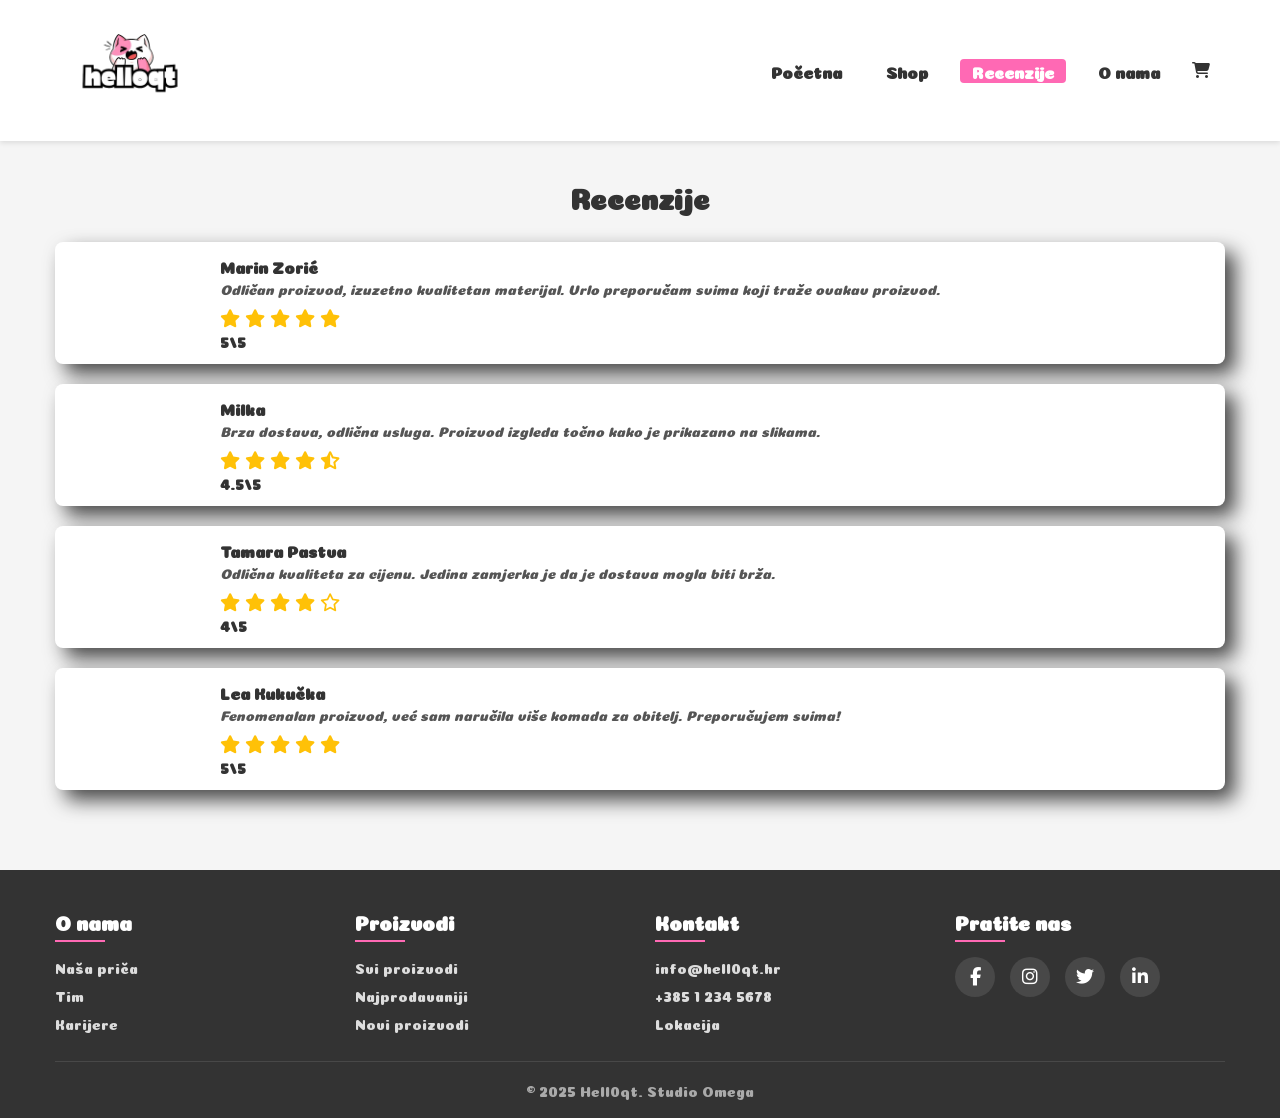
<file: webshop/recenzije.html>
<!DOCTYPE html>
<html lang="hr">
<head>
    <meta charset="UTF-8">
    <meta name="viewport" content="width=device-width, initial-scale=1.0">
    <title>Hell0qt | Recenzije</title>
    <link rel="stylesheet" href="https://cdnjs.cloudflare.com/ajax/libs/font-awesome/6.4.0/css/all.min.css">
    <link rel="stylesheet" href="main.css">
    <link rel="preconnect" href="https://fonts.googleapis.com">
<style>
@import url('https://fonts.googleapis.com/css2?family=Coiny&display=swap');
</style>

</head>
<body>
    <!-- Header -->
  <header>
        <div class="container">
         <div class="container">
            <div class="header-content">
                <div class="logo-container">
                    <img src="img/helloqt-removebg-preview.png" alt="Hell0qt Logo" class="logo">
                </div>
                
                <ul class="desktop-nav">
                    <li><a href="index.html">Početna</a></li>
                    <li><a href="shop.html">Shop</a></li>
                    <li><a href="recenzije.html" class="active">Recenzije</a></li>
                    <li><a href="onama.html">O nama</a></li>
                     <i class="fas fa-shopping-cart"></i>
                </ul>

                <!-- Mobile navigacija (hamburger) -->
                <div class="mobile-nav">
                    <div class="burger-omotac">
                        <div class="burger-kontainer">
                            <div class="burger-menu">
                                <div class="burger-gornji"></div>
                                <div class="burger-srednji"></div>
                                <div class="burger-donji"></div>
                            </div>
                        </div>
                    </div>
                    
                    <div class="mobile-menu">
                        <ul>
                            <li><a href="index.html" class="active">Početna</a></li>
                            <li><a href="shop.html">Shop</a></li>
                            <li><a href="recenzije.html">Recenzije</a></li>
                            <li><a href="onama.html">O nama</a></li>
                             <i class="fas fa-shopping-cart"></i>
                        </ul>
                    </div>
                </div>
            </div>
        </div>
    </header>
    <div class="container main-grid">
        <!-- Recenzije -->
        <section class="reviews">
            <h2 class="section-title">Recenzije</h2>
            <div class="review-list">
                <div class="review-card">
                    <div class="review-image">
                    </div>
                    <div class="review-content">
                        <h4 class="reviewer-name">Marin Zorić</h4>
                        <p class="review-text">Odličan proizvod, izuzetno kvalitetan materijal. Vrlo preporučam svima koji traže ovakav proizvod.</p>
                        <div class="review-stars">
                            <i class="fas fa-star"></i>
                            <i class="fas fa-star"></i>
                            <i class="fas fa-star"></i>
                            <i class="fas fa-star"></i>
                            <i class="fas fa-star"></i>
                        </div>
                        <div class="broj-zvjezdica">5/5</div>
                    </div>
                </div>
                <div class="review-card">
                    <div class="review-image">
                    </div>
                    <div class="review-content">
                        <h4 class="reviewer-name">Milka</h4>
                        <p class="review-text">Brza dostava, odlična usluga. Proizvod izgleda točno kako je prikazano na slikama.</p>
                        <div class="review-stars">
                            <i class="fas fa-star"></i>
                            <i class="fas fa-star"></i>
                            <i class="fas fa-star"></i>
                            <i class="fas fa-star"></i>
                            <i class="fas fa-star-half-alt"></i>
                        </div>
                        <div class="broj-zvjezdica">4.5/5</div>
                    </div>
                </div>
                <div class="review-card">
                    <div class="review-image">
                    </div>
                    <div class="review-content">
                        <h4 class="reviewer-name">Tamara Pastva</h4>
                        <p class="review-text">Odlična kvaliteta za cijenu. Jedina zamjerka je da je dostava mogla biti brža.</p>
                        <div class="review-stars">
                            <i class="fas fa-star"></i>
                            <i class="fas fa-star"></i>
                            <i class="fas fa-star"></i>
                            <i class="fas fa-star"></i>
                            <i class="far fa-star"></i>
                        </div>
                        <div class="broj-zvjezdica">4/5</div>
                    </div>
                </div>
                <div class="review-card">
                    <div class="review-image">
                    </div>
                    <div class="review-content">
                        <h4 class="reviewer-name">Lea Kukučka</h4>
                        <p class="review-text">Fenomenalan proizvod, već sam naručila više komada za obitelj. Preporučujem svima!</p>
                        <div class="review-stars">
                            <i class="fas fa-star"></i>
                            <i class="fas fa-star"></i>
                            <i class="fas fa-star"></i>
                            <i class="fas fa-star"></i>
                            <i class="fas fa-star"></i>
                        </div>
                        <div class="broj-zvjezdica">5/5</div>
                    </div>
                </div>
            </div>
        </section>
    </div>

    <!-- Footer -->
    <footer>
        <div class="container">
            <div class="footer-content">
                <div class="footer-column">
                    <h3>O nama</h3>
                    <ul class="footer-links">
                        <li><a href="o-nama.html">Naša priča</a></li>
                        <li><a href="o-nama.html">Tim</a></li>
                        <li><a href="onama.html">Karijere</a></li>
                    </ul>
                </div>
                <div class="footer-column">
                    <h3>Proizvodi</h3>
                    <ul class="footer-links">
                        <li><a href="shop.html">Svi proizvodi</a></li>
                        <li><a href="shop.html">Najprodavaniji</a></li>
                        <li><a href="shop.html">Novi proizvodi</a></li>
                    </ul>
                </div>
                <div class="footer-column">
                    <h3>Kontakt</h3>
                    <ul class="footer-links">
                        <li><a href="onama.html">info@hell0qt.hr</a></li>
                        <li><a href="onama.html">+385 1 234 5678</a></li>
                        <li><a href="onama.html">Lokacija</a></li>
                    </ul>
                </div>
                <div class="footer-column">
                    <h3>Pratite nas</h3>
                    <div class="social-links">
                        <a href="#"><i class="fab fa-facebook-f"></i></a>
                        <a href="#"><i class="fab fa-instagram"></i></a>
                        <a href="#"><i class="fab fa-twitter"></i></a>
                        <a href="#"><i class="fab fa-linkedin-in"></i></a>
                    </div>
                </div>
            </div>
            <div class="footer-bottom">
                <p>&copy; 2025 Hell0qt. Studio Omega</p>
            </div>
        </div>
    </footer>

    <script src="script.js"></script>

        <script>
document.addEventListener('DOMContentLoaded', function() {
    const burger = document.querySelector('.burger-kontainer');
    const mobileMenu = document.querySelector('.mobile-menu');
    const body = document.body;
    
    burger.addEventListener('click', function() {
        this.classList.toggle('open');
        mobileMenu.classList.toggle('open');
        body.classList.toggle('no-scroll');
        
        // Animacija burger ikone
        const top = this.querySelector('.burger-gornji');
        const middle = this.querySelector('.burger-srednji');
        const bottom = this.querySelector('.burger-donji');
        
        if (this.classList.contains('open')) {
            top.style.transform = 'rotate(45deg) translate(5px, 5px)';
            middle.style.opacity = '0';
            bottom.style.transform = 'rotate(-45deg) translate(5px, -5px)';
        } else {
            top.style.transform = '';
            middle.style.opacity = '';
            bottom.style.transform = '';
        }
    });
});</script>

<!-- Vercel Web Analytics -->
<script defer src="https://cdn.vercel-insights.com/v1/script.js"></script>
</body>
</html>
</file>
<file: salon/style.css>
@import url('https://fonts.googleapis.com/css2?family=Playfair+Display:ital,wght@0,400;0,600;0,700;1,400;1,600&family=Montserrat:wght@300;400;500;600&display=swap');

/* ===== CSS VARIJABLE ===== */
:root {
  --crna: #1a1a1a;
  --zlato: #d4af37;
  --zlato-svijetlo: #e8c84a;
  --zlato-tamno: #b8922e;
  --bijela: #fdfdfd;
  --siva-svijetla: #f5f3ef;
  --siva-srednja: #e8e4dc;
  --siva-tekst: #6b6560;
  --font-naslov: 'Playfair Display', Georgia, serif;
  --font-tijelo: 'Montserrat', Arial, sans-serif;
  --sjena: 0 4px 30px rgba(0,0,0,0.08);
  --sjena-jaka: 0 8px 50px rgba(0,0,0,0.15);
  --prijelaz: all 0.35s cubic-bezier(0.4, 0, 0.2, 1);
  --radijus: 2px;
}

/* ===== RESET & OSNOVA ===== */
*, *::before, *::after { box-sizing: border-box; margin: 0; padding: 0; }

html { scroll-behavior: smooth; font-size: 16px; }

body {
  font-family: var(--font-tijelo);
  font-weight: 300;
  color: var(--crna);
  background-color: var(--bijela);
  line-height: 1.7;
  overflow-x: hidden;
}

img { display: block; max-width: 100%; }
a { text-decoration: none; color: inherit; }
ul { list-style: none; }

/* ===== NAVIGACIJA ===== */
.nav {
  position: fixed;
  top: 0; left: 0; right: 0;
  z-index: 1000;
  padding: 1.5rem 2rem;
  display: flex;
  align-items: center;
  justify-content: space-between;
  transition: var(--prijelaz);
}

.nav.prozirna {
  background: transparent;
}

.nav.tamna {
  background: rgba(26, 26, 26, 0.97);
  padding: 1rem 2rem;
  box-shadow: 0 2px 30px rgba(0,0,0,0.2);
}

.nav-logo {
  font-family: var(--font-naslov);
  font-size: 1.5rem;
  color: var(--bijela);
  letter-spacing: 0.05em;
  font-style: italic;
}

.nav-logo span {
  color: var(--zlato);
  font-style: normal;
}

.nav-links {
  display: flex;
  gap: 2.5rem;
  align-items: center;
}

.nav-links a {
  color: var(--bijela);
  font-size: 0.75rem;
  font-weight: 500;
  letter-spacing: 0.15em;
  text-transform: uppercase;
  position: relative;
  padding-bottom: 4px;
  transition: var(--prijelaz);
}

.nav-links a::after {
  content: '';
  position: absolute;
  bottom: 0; left: 0;
  width: 0; height: 1px;
  background: var(--zlato);
  transition: width 0.3s ease;
}

.nav-links a:hover::after,
.nav-links a.aktivan::after { width: 100%; }
.nav-links a:hover { color: var(--zlato); }
.nav-links a.aktivan { color: var(--zlato); }

.nav-hamburger {
  display: none;
  flex-direction: column;
  gap: 5px;
  cursor: pointer;
  background: none;
  border: none;
  padding: 5px;
}

.nav-hamburger span {
  display: block;
  width: 25px;
  height: 1.5px;
  background: var(--bijela);
  transition: var(--prijelaz);
}

/* ===== TIPOGRAFIJA ===== */
h1, h2, h3, h4 {
  font-family: var(--font-naslov);
  font-weight: 600;
  line-height: 1.2;
}

.naslov-sekcija {
  font-family: var(--font-naslov);
  font-size: clamp(2rem, 4vw, 3rem);
  color: var(--crna);
  margin-bottom: 1rem;
}

.podnaslov-sekcija {
  font-size: 0.75rem;
  font-weight: 500;
  letter-spacing: 0.25em;
  text-transform: uppercase;
  color: var(--zlato);
  margin-bottom: 1rem;
}

.opis-sekcija {
  color: var(--siva-tekst);
  max-width: 550px;
  font-size: 0.95rem;
  line-height: 1.8;
}

.zaglavlje-sekcija {
  text-align: center;
  margin-bottom: 4rem;
}

.zaglavlje-sekcija .opis-sekcija { margin: 0 auto; }

/* ===== GUMBI ===== */
.gumb {
  display: inline-block;
  padding: 1rem 2.5rem;
  font-family: var(--font-tijelo);
  font-size: 0.7rem;
  font-weight: 600;
  letter-spacing: 0.2em;
  text-transform: uppercase;
  cursor: pointer;
  transition: var(--prijelaz);
  border: none;
}

.gumb-primarni {
  background: var(--zlato);
  color: var(--crna);
}

.gumb-primarni:hover {
  background: var(--zlato-tamno);
  transform: translateY(-2px);
  box-shadow: 0 8px 25px rgba(212, 175, 55, 0.35);
}

.gumb-sekundarni {
  background: transparent;
  color: var(--bijela);
  border: 1px solid rgba(255,255,255,0.5);
}

.gumb-sekundarni:hover {
  border-color: var(--zlato);
  color: var(--zlato);
  transform: translateY(-2px);
}

.gumb-tamni {
  background: var(--crna);
  color: var(--bijela);
}

.gumb-tamni:hover {
  background: #333;
  transform: translateY(-2px);
}

/* ===== SEKCIJE ===== */
.sekcija {
  padding: 6rem 2rem;
}

.sekcija-svijetla { background: var(--siva-svijetla); }
.sekcija-tamna { background: var(--crna); }

.kontejner {
  max-width: 1200px;
  margin: 0 auto;
}

/* ===== UKRASNA LINIJA ===== */
.linija-zlato {
  display: inline-block;
  width: 60px;
  height: 1px;
  background: var(--zlato);
  margin: 1.5rem 0;
}

.zaglavlje-sekcija .linija-zlato {
  display: block;
  margin: 1.5rem auto;
}

/* ===== SCROLL ANIMACIJE ===== */
.animiraj {
  opacity: 0;
  transform: translateY(30px);
  transition: opacity 0.7s ease, transform 0.7s ease;
}

.animiraj.vidljivo {
  opacity: 1;
  transform: translateY(0);
}

.animiraj-lijevo {
  opacity: 0;
  transform: translateX(-40px);
  transition: opacity 0.7s ease, transform 0.7s ease;
}

.animiraj-lijevo.vidljivo {
  opacity: 1;
  transform: translateX(0);
}

.animiraj-desno {
  opacity: 0;
  transform: translateX(40px);
  transition: opacity 0.7s ease, transform 0.7s ease;
}

.animiraj-desno.vidljivo {
  opacity: 1;
  transform: translateX(0);
}

/* ===== BACK TO TOP ===== */
.natrag-gore {
  position: fixed;
  bottom: 2rem;
  right: 2rem;
  width: 46px;
  height: 46px;
  background: var(--zlato);
  color: var(--crna);
  border: none;
  cursor: pointer;
  display: flex;
  align-items: center;
  justify-content: center;
  opacity: 0;
  visibility: hidden;
  transition: var(--prijelaz);
  z-index: 900;
  font-size: 1.2rem;
}

.natrag-gore.vidljiv {
  opacity: 1;
  visibility: visible;
}

.natrag-gore:hover {
  background: var(--zlato-tamno);
  transform: translateY(-3px);
}

/* ===== FOOTER ===== */
.footer {
  background: #111;
  color: rgba(255,255,255,0.6);
  padding: 4rem 2rem 2rem;
}

.footer-grid {
  max-width: 1200px;
  margin: 0 auto;
  display: grid;
  grid-template-columns: 2fr 1fr 1fr;
  gap: 3rem;
  margin-bottom: 3rem;
}

.footer-logo {
  font-family: var(--font-naslov);
  font-size: 1.8rem;
  color: var(--bijela);
  font-style: italic;
  margin-bottom: 1rem;
}

.footer-logo span { color: var(--zlato); }

.footer p { font-size: 0.85rem; line-height: 1.8; }

.footer h4 {
  font-family: var(--font-tijelo);
  font-size: 0.7rem;
  font-weight: 600;
  letter-spacing: 0.2em;
  text-transform: uppercase;
  color: var(--zlato);
  margin-bottom: 1.5rem;
}

.footer-links { display: flex; flex-direction: column; gap: 0.75rem; }

.footer-links a {
  font-size: 0.85rem;
  color: rgba(255,255,255,0.6);
  transition: color 0.3s;
}

.footer-links a:hover { color: var(--zlato); }

.footer-dno {
  max-width: 1200px;
  margin: 0 auto;
  padding-top: 2rem;
  border-top: 1px solid rgba(255,255,255,0.08);
  display: flex;
  justify-content: space-between;
  align-items: center;
  font-size: 0.78rem;
}

/* ===== WHATSAPP / CALL GUMBI ===== */
.plutajuci-gumbi {
  position: fixed;
  left: 2rem;
  bottom: 2rem;
  display: flex;
  flex-direction: column;
  gap: 0.75rem;
  z-index: 900;
}

.plutajuci-gumb {
  width: 46px;
  height: 46px;
  border-radius: 50%;
  display: flex;
  align-items: center;
  justify-content: center;
  color: white;
  font-size: 1.1rem;
  text-decoration: none;
  transition: var(--prijelaz);
  box-shadow: 0 4px 15px rgba(0,0,0,0.2);
}

.plutajuci-gumb-whatsapp { background: #25d366; }
.plutajuci-gumb-poziv { background: var(--zlato); }

.plutajuci-gumb:hover {
  transform: scale(1.1);
  box-shadow: 0 6px 20px rgba(0,0,0,0.3);
}

/* ===== SVG IKONE ===== */
.ikona {
  width: 22px;
  height: 22px;
  fill: currentColor;
}

/* ===== RESPONSIVE ===== */
@media (max-width: 900px) {
  .nav-links {
    position: fixed;
    top: 0; right: -100%;
    width: 280px;
    height: 100vh;
    background: var(--crna);
    flex-direction: column;
    justify-content: center;
    gap: 2rem;
    transition: right 0.4s ease;
  }
  .nav-links.otvoren { right: 0; }
  .nav-hamburger { display: flex; z-index: 1010; }
  .footer-grid { grid-template-columns: 1fr 1fr; }
  .footer-grid > div:first-child { grid-column: 1 / -1; }
}

@media (max-width: 600px) {
  .sekcija { padding: 4rem 1.25rem; }
  .footer-grid { grid-template-columns: 1fr; }
  .footer-dno { flex-direction: column; gap: 0.5rem; text-align: center; }
}
</file>
<file: vinkovcigaraza/style.css>
/* ============================================================
   VINKOVCI PERFORMANCE GARAGE — style.css
   Theme: Brutalist · Dark · Industrial-Premium
   ============================================================ */

@import url('https://fonts.googleapis.com/css2?family=Oswald:wght@400;600;700&family=Barlow:wght@300;400;500&family=Barlow+Condensed:wght@400;600;700&display=swap');

/* ---- CSS Variables ---- */
:root {
  --bg:         #121212;
  --bg2:        #1E1E1E;
  --bg3:        #252525;
  --fg:         #F5F5F5;
  --fg-muted:   #9A9A9A;
  --accent:     #32CD32;
  --accent-dim: #1a7a1a;
  --border:     #2E2E2E;
  --border-hi:  #3E3E3E;
  --font-head:  'Oswald', sans-serif;
  --font-cond:  'Barlow Condensed', sans-serif;
  --font-body:  'Barlow', sans-serif;
  --radius:     2px;
  --transition: 0.25s cubic-bezier(0.4, 0, 0.2, 1);
}

/* ---- Reset & Base ---- */
*, *::before, *::after {
  box-sizing: border-box;
  margin: 0;
  padding: 0;
}

html {
  scroll-behavior: smooth;
  font-size: 16px;
}

body {
  background: var(--bg);
  color: var(--fg);
  font-family: var(--font-body);
  font-weight: 400;
  line-height: 1.6;
  -webkit-font-smoothing: antialiased;
  overflow-x: hidden;
}

img {
  display: block;
  max-width: 100%;
}

a {
  color: inherit;
  text-decoration: none;
}

ul {
  list-style: none;
}

/* ---- Noise texture overlay ---- */
body::before {
  content: '';
  position: fixed;
  inset: 0;
  background-image: url("data:image/svg+xml,%3Csvg viewBox='0 0 256 256' xmlns='http://www.w3.org/2000/svg'%3E%3Cfilter id='noise'%3E%3CfeTurbulence type='fractalNoise' baseFrequency='0.9' numOctaves='4' stitchTiles='stitch'/%3E%3C/filter%3E%3Crect width='100%25' height='100%25' filter='url(%23noise)' opacity='0.04'/%3E%3C/svg%3E");
  pointer-events: none;
  z-index: 9999;
  opacity: 0.4;
}

/* ============================================================
   NAVIGATION
   ============================================================ */
.navbar {
  position: fixed;
  top: 0;
  left: 0;
  right: 0;
  z-index: 1000;
  display: flex;
  align-items: center;
  justify-content: space-between;
  padding: 0 2rem;
  height: 64px;
  background: rgba(18, 18, 18, 0.96);
  border-bottom: 1px solid var(--border);
  backdrop-filter: blur(8px);
}

.nav-brand {
  display: flex;
  flex-direction: column;
  line-height: 1;
}

.nav-brand .brand-main {
  font-family: var(--font-head);
  font-size: 1.15rem;
  font-weight: 700;
  letter-spacing: 0.1em;
  color: var(--fg);
  text-transform: uppercase;
}

.nav-brand .brand-sub {
  font-family: var(--font-cond);
  font-size: 0.65rem;
  letter-spacing: 0.25em;
  color: var(--accent);
  text-transform: uppercase;
}

.nav-links {
  display: flex;
  gap: 0.25rem;
}

.nav-links a {
  font-family: var(--font-cond);
  font-size: 0.8rem;
  font-weight: 600;
  letter-spacing: 0.15em;
  text-transform: uppercase;
  padding: 0.4rem 0.85rem;
  color: var(--fg-muted);
  border: 1px solid transparent;
  transition: color var(--transition), border-color var(--transition);
}

.nav-links a:hover {
  color: var(--fg);
  border-color: var(--border-hi);
}

.nav-links a.active {
  color: var(--accent);
  border-color: var(--accent-dim);
}

.nav-cta {
  font-family: var(--font-cond);
  font-size: 0.78rem;
  font-weight: 600;
  letter-spacing: 0.15em;
  text-transform: uppercase;
  padding: 0.45rem 1.1rem;
  background: var(--accent);
  color: #000;
  border: none;
  cursor: pointer;
  transition: opacity var(--transition), transform var(--transition);
}

.nav-cta:hover {
  opacity: 0.85;
  transform: translateY(-1px);
}

/* ============================================================
   FOOTER
   ============================================================ */
.site-footer {
  background: var(--bg2);
  border-top: 1px solid var(--border);
  padding: 3rem 2rem 1.5rem;
  margin-top: 6rem;
}

.footer-grid {
  display: grid;
  grid-template-columns: 2fr 1fr 1fr;
  gap: 3rem;
  max-width: 1200px;
  margin: 0 auto 2.5rem;
}

.footer-brand .brand-main {
  font-family: var(--font-head);
  font-size: 1.4rem;
  font-weight: 700;
  letter-spacing: 0.08em;
  text-transform: uppercase;
  margin-bottom: 0.4rem;
}

.footer-brand .brand-sub {
  font-family: var(--font-cond);
  font-size: 0.7rem;
  letter-spacing: 0.25em;
  color: var(--accent);
  text-transform: uppercase;
  margin-bottom: 1rem;
}

.footer-brand p {
  font-size: 0.88rem;
  color: var(--fg-muted);
  line-height: 1.7;
  max-width: 280px;
}

.footer-col h4 {
  font-family: var(--font-cond);
  font-size: 0.72rem;
  letter-spacing: 0.2em;
  text-transform: uppercase;
  color: var(--accent);
  margin-bottom: 1rem;
}

.footer-col ul li {
  margin-bottom: 0.5rem;
}

.footer-col ul li a {
  font-size: 0.88rem;
  color: var(--fg-muted);
  transition: color var(--transition);
}

.footer-col ul li a:hover {
  color: var(--fg);
}

.footer-col address {
  font-style: normal;
  font-size: 0.88rem;
  color: var(--fg-muted);
  line-height: 1.9;
}

.footer-bottom {
  max-width: 1200px;
  margin: 0 auto;
  padding-top: 1.5rem;
  border-top: 1px solid var(--border);
  display: flex;
  align-items: center;
  justify-content: space-between;
  flex-wrap: wrap;
  gap: 1rem;
}

.footer-socials {
  display: flex;
  gap: 0.75rem;
}

.social-icon {
  width: 36px;
  height: 36px;
  border: 1px solid var(--border-hi);
  display: flex;
  align-items: center;
  justify-content: center;
  color: var(--fg-muted);
  font-size: 0.85rem;
  font-family: var(--font-cond);
  font-weight: 700;
  letter-spacing: 0.05em;
  transition: border-color var(--transition), color var(--transition), background var(--transition);
}

.social-icon:hover {
  border-color: var(--accent);
  color: var(--accent);
  background: rgba(50,205,50,0.05);
}

.footer-copy {
  font-size: 0.75rem;
  color: var(--fg-muted);
  letter-spacing: 0.05em;
}

.footer-credit {
  font-size: 0.75rem;
  color: var(--border-hi);
  letter-spacing: 0.05em;
}

.footer-credit span {
  color: var(--accent);
}

/* ============================================================
   UTILITY CLASSES
   ============================================================ */
.container {
  max-width: 1200px;
  margin: 0 auto;
  padding: 0 2rem;
}

.section {
  padding: 6rem 2rem;
  max-width: 1200px;
  margin: 0 auto;
}

.section-label {
  font-family: var(--font-cond);
  font-size: 0.72rem;
  letter-spacing: 0.3em;
  text-transform: uppercase;
  color: var(--accent);
  margin-bottom: 0.75rem;
  display: flex;
  align-items: center;
  gap: 0.75rem;
}

.section-label::before {
  content: '';
  display: block;
  width: 30px;
  height: 1px;
  background: var(--accent);
}

.section-title {
  font-family: var(--font-head);
  font-size: clamp(2.2rem, 5vw, 3.5rem);
  font-weight: 700;
  line-height: 1.05;
  text-transform: uppercase;
  letter-spacing: 0.02em;
  margin-bottom: 1.25rem;
}

.section-body {
  font-size: 1rem;
  color: var(--fg-muted);
  max-width: 540px;
  line-height: 1.75;
}

.accent { color: var(--accent); }

.btn-primary {
  display: inline-flex;
  align-items: center;
  gap: 0.6rem;
  font-family: var(--font-cond);
  font-size: 0.8rem;
  font-weight: 700;
  letter-spacing: 0.2em;
  text-transform: uppercase;
  padding: 0.85rem 2rem;
  background: var(--accent);
  color: #000;
  border: none;
  cursor: pointer;
  transition: opacity var(--transition), transform var(--transition), box-shadow var(--transition);
}

.btn-primary:hover {
  opacity: 0.88;
  transform: translateY(-2px);
  box-shadow: 0 8px 24px rgba(50,205,50,0.25);
}

.btn-outline {
  display: inline-flex;
  align-items: center;
  gap: 0.6rem;
  font-family: var(--font-cond);
  font-size: 0.8rem;
  font-weight: 700;
  letter-spacing: 0.2em;
  text-transform: uppercase;
  padding: 0.85rem 2rem;
  background: transparent;
  color: var(--fg);
  border: 1px solid var(--border-hi);
  cursor: pointer;
  transition: border-color var(--transition), color var(--transition), background var(--transition);
}

.btn-outline:hover {
  border-color: var(--accent);
  color: var(--accent);
  background: rgba(50,205,50,0.04);
}

.divider {
  width: 100%;
  height: 1px;
  background: var(--border);
  margin: 0;
}

/* ============================================================
   HOME — HERO
   ============================================================ */
.hero {
  position: relative;
  min-height: 100svh;
  display: flex;
  align-items: flex-end;
  padding-top: 64px;
  overflow: hidden;
}

.hero-bg {
  position: absolute;
  inset: 0;
  background-image: url('https://images.unsplash.com/photo-1558618666-fcd25c85cd64?w=1600&q=80');
  background-size: cover;
  background-position: center 40%;
  filter: brightness(0.28) saturate(0.6);
  transform: scale(1.02);
  transition: transform 8s ease;
}

.hero:hover .hero-bg {
  transform: scale(1.0);
}

.hero-overlay {
  position: absolute;
  inset: 0;
  background: linear-gradient(
    to top,
    rgba(12,12,12,0.97) 0%,
    rgba(12,12,12,0.6) 50%,
    rgba(12,12,12,0.2) 100%
  );
}

.hero-content {
  position: relative;
  z-index: 2;
  padding: 5rem 2rem 5rem;
  max-width: 1200px;
  margin: 0 auto;
  width: 100%;
}

.hero-eyebrow {
  font-family: var(--font-cond);
  font-size: 0.72rem;
  letter-spacing: 0.35em;
  text-transform: uppercase;
  color: var(--accent);
  margin-bottom: 1.5rem;
  display: flex;
  align-items: center;
  gap: 0.75rem;
}

.hero-eyebrow::before {
  content: '';
  display: block;
  width: 40px;
  height: 1px;
  background: var(--accent);
}

.hero-title {
  font-family: var(--font-head);
  font-size: clamp(3.5rem, 10vw, 8rem);
  font-weight: 700;
  line-height: 0.95;
  text-transform: uppercase;
  letter-spacing: -0.01em;
  margin-bottom: 2rem;
}

.hero-title em {
  font-style: normal;
  color: var(--accent);
  display: block;
}

.hero-desc {
  font-size: 1.05rem;
  color: var(--fg-muted);
  max-width: 480px;
  line-height: 1.7;
  margin-bottom: 2.5rem;
}

.hero-actions {
  display: flex;
  gap: 1rem;
  flex-wrap: wrap;
}

.hero-stats {
  position: relative;
  z-index: 2;
  border-top: 1px solid var(--border);
  padding: 2rem;
  max-width: 1200px;
  margin: 0 auto;
  width: 100%;
  display: grid;
  grid-template-columns: repeat(3, 1fr);
}

.stat-item {
  padding: 0 2rem;
  border-right: 1px solid var(--border);
}

.stat-item:first-child {
  padding-left: 0;
}

.stat-item:last-child {
  border-right: none;
}

.stat-num {
  font-family: var(--font-head);
  font-size: 2.8rem;
  font-weight: 700;
  color: var(--accent);
  line-height: 1;
  margin-bottom: 0.3rem;
}

.stat-label {
  font-family: var(--font-cond);
  font-size: 0.72rem;
  letter-spacing: 0.2em;
  text-transform: uppercase;
  color: var(--fg-muted);
}

/* ============================================================
   HOME — ABOUT / MISSION
   ============================================================ */
.about-grid {
  display: grid;
  grid-template-columns: 1fr 1fr;
  gap: 5rem;
  align-items: center;
}

.about-image-wrap {
  position: relative;
}

.about-image-wrap img {
  width: 100%;
  aspect-ratio: 4/5;
  object-fit: cover;
  filter: brightness(0.85);
}

.about-image-badge {
  position: absolute;
  bottom: -1.5rem;
  right: -1.5rem;
  background: var(--accent);
  color: #000;
  padding: 1.25rem 1.5rem;
  font-family: var(--font-head);
  font-size: 0.85rem;
  font-weight: 700;
  text-transform: uppercase;
  letter-spacing: 0.1em;
  line-height: 1.4;
}

.about-image-badge strong {
  display: block;
  font-size: 2rem;
  line-height: 1;
}

.about-features {
  margin-top: 2rem;
  display: flex;
  flex-direction: column;
  gap: 0.75rem;
}

.about-feature {
  display: flex;
  align-items: center;
  gap: 0.75rem;
  font-size: 0.9rem;
  color: var(--fg-muted);
}

.about-feature::before {
  content: '▶';
  color: var(--accent);
  font-size: 0.55rem;
}

/* ============================================================
   HOME — RECENT PROJECTS PREVIEW
   ============================================================ */
.projects-grid {
  display: grid;
  grid-template-columns: repeat(3, 1fr);
  gap: 1px;
  background: var(--border);
  border: 1px solid var(--border);
}

.project-card {
  position: relative;
  overflow: hidden;
  aspect-ratio: 3/4;
  background: var(--bg2);
}

.project-card img {
  width: 100%;
  height: 100%;
  object-fit: cover;
  filter: brightness(0.7) saturate(0.7);
  transition: filter var(--transition), transform 0.5s ease;
}

.project-card:hover img {
  filter: brightness(0.5) saturate(0.8);
  transform: scale(1.04);
}

.project-card-info {
  position: absolute;
  bottom: 0;
  left: 0;
  right: 0;
  padding: 1.5rem;
  background: linear-gradient(to top, rgba(0,0,0,0.9) 0%, transparent 100%);
  transform: translateY(0.5rem);
  opacity: 0;
  transition: opacity var(--transition), transform var(--transition);
}

.project-card:hover .project-card-info {
  opacity: 1;
  transform: translateY(0);
}

.project-card-tag {
  font-family: var(--font-cond);
  font-size: 0.65rem;
  letter-spacing: 0.2em;
  text-transform: uppercase;
  color: var(--accent);
  margin-bottom: 0.35rem;
}

.project-card-title {
  font-family: var(--font-head);
  font-size: 1.3rem;
  font-weight: 700;
  text-transform: uppercase;
  letter-spacing: 0.04em;
}

.project-number {
  position: absolute;
  top: 1rem;
  left: 1rem;
  font-family: var(--font-head);
  font-size: 5rem;
  font-weight: 700;
  color: rgba(255,255,255,0.06);
  line-height: 1;
  pointer-events: none;
}

.projects-cta {
  margin-top: 2.5rem;
  text-align: center;
}

/* ============================================================
   SERVICES PAGE
   ============================================================ */
.page-hero {
  padding-top: 64px;
  background: var(--bg2);
  border-bottom: 1px solid var(--border);
}

.page-hero-inner {
  max-width: 1200px;
  margin: 0 auto;
  padding: 4rem 2rem;
  display: flex;
  align-items: flex-end;
  justify-content: space-between;
  gap: 2rem;
}

.page-hero-title {
  font-family: var(--font-head);
  font-size: clamp(3rem, 8vw, 6rem);
  font-weight: 700;
  text-transform: uppercase;
  letter-spacing: -0.01em;
  line-height: 0.95;
}

.page-hero-desc {
  font-size: 0.95rem;
  color: var(--fg-muted);
  max-width: 340px;
  line-height: 1.7;
  flex-shrink: 0;
}

.services-grid {
  display: grid;
  grid-template-columns: repeat(2, 1fr);
  gap: 1px;
  background: var(--border);
  border: 1px solid var(--border);
}

.service-card {
  background: var(--bg2);
  padding: 2.5rem;
  transition: background var(--transition);
  position: relative;
  overflow: hidden;
}

.service-card::before {
  content: '';
  position: absolute;
  top: 0;
  left: 0;
  width: 3px;
  height: 0;
  background: var(--accent);
  transition: height 0.4s ease;
}

.service-card:hover {
  background: var(--bg3);
}

.service-card:hover::before {
  height: 100%;
}

.service-icon {
  width: 52px;
  height: 52px;
  border: 1px solid var(--border-hi);
  display: flex;
  align-items: center;
  justify-content: center;
  font-size: 1.5rem;
  margin-bottom: 1.5rem;
  transition: border-color var(--transition), background var(--transition);
}

.service-card:hover .service-icon {
  border-color: var(--accent);
  background: rgba(50,205,50,0.08);
}

.service-card-tag {
  font-family: var(--font-cond);
  font-size: 0.65rem;
  letter-spacing: 0.25em;
  text-transform: uppercase;
  color: var(--accent);
  margin-bottom: 0.5rem;
}

.service-card-title {
  font-family: var(--font-head);
  font-size: 1.8rem;
  font-weight: 700;
  text-transform: uppercase;
  letter-spacing: 0.02em;
  margin-bottom: 0.75rem;
}

.service-price {
  font-family: var(--font-cond);
  font-size: 1rem;
  color: var(--fg-muted);
  margin-bottom: 1.25rem;
  padding-bottom: 1.25rem;
  border-bottom: 1px solid var(--border);
}

.service-price strong {
  font-size: 1.3rem;
  color: var(--accent);
  font-weight: 700;
}

.service-card-desc {
  font-size: 0.9rem;
  color: var(--fg-muted);
  line-height: 1.7;
  margin-bottom: 1.5rem;
}

.service-includes {
  display: flex;
  flex-direction: column;
  gap: 0.5rem;
}

.service-includes li {
  display: flex;
  align-items: center;
  gap: 0.6rem;
  font-size: 0.875rem;
  color: var(--fg-muted);
}

.service-includes li::before {
  content: '';
  width: 6px;
  height: 6px;
  background: var(--accent);
  flex-shrink: 0;
}

.service-bg-num {
  position: absolute;
  bottom: -1rem;
  right: 1rem;
  font-family: var(--font-head);
  font-size: 8rem;
  font-weight: 700;
  color: rgba(255,255,255,0.03);
  line-height: 1;
  pointer-events: none;
  transition: color var(--transition);
}

.service-card:hover .service-bg-num {
  color: rgba(50,205,50,0.04);
}

/* ============================================================
   GALLERY PAGE
   ============================================================ */
.gallery-filter {
  display: flex;
  gap: 0.5rem;
  flex-wrap: wrap;
  margin-bottom: 3rem;
}

.filter-btn {
  font-family: var(--font-cond);
  font-size: 0.72rem;
  letter-spacing: 0.15em;
  text-transform: uppercase;
  padding: 0.45rem 1rem;
  background: transparent;
  color: var(--fg-muted);
  border: 1px solid var(--border);
  cursor: pointer;
  transition: all var(--transition);
}

.filter-btn:hover,
.filter-btn.active {
  color: var(--accent);
  border-color: var(--accent);
  background: rgba(50,205,50,0.05);
}

.bento-grid {
  display: grid;
  grid-template-columns: repeat(12, 1fr);
  grid-auto-rows: 60px;
  gap: 3px;
  background: var(--border);
  border: 1px solid var(--border);
}

.bento-item {
  position: relative;
  overflow: hidden;
  background: var(--bg2);
}

.bento-item img {
  width: 100%;
  height: 100%;
  object-fit: cover;
  filter: brightness(0.75) saturate(0.65);
  transition: filter 0.5s ease, transform 0.5s ease;
}

.bento-item:hover img {
  filter: brightness(0.45) saturate(0.8);
  transform: scale(1.06);
}

.bento-item-label {
  position: absolute;
  inset: 0;
  display: flex;
  flex-direction: column;
  align-items: center;
  justify-content: center;
  padding: 1rem;
  opacity: 0;
  transition: opacity var(--transition);
  text-align: center;
}

.bento-item:hover .bento-item-label {
  opacity: 1;
}

.bento-car-tag {
  font-family: var(--font-cond);
  font-size: 0.65rem;
  letter-spacing: 0.25em;
  text-transform: uppercase;
  color: var(--accent);
  margin-bottom: 0.35rem;
}

.bento-car-name {
  font-family: var(--font-head);
  font-size: 1.4rem;
  font-weight: 700;
  text-transform: uppercase;
  letter-spacing: 0.04em;
  line-height: 1.1;
}

/* Bento layout spans */
.bento-1  { grid-column: span 5; grid-row: span 6; }
.bento-2  { grid-column: span 4; grid-row: span 4; }
.bento-3  { grid-column: span 3; grid-row: span 4; }
.bento-4  { grid-column: span 4; grid-row: span 4; }
.bento-5  { grid-column: span 3; grid-row: span 4; }
.bento-6  { grid-column: span 5; grid-row: span 5; }
.bento-7  { grid-column: span 4; grid-row: span 5; }
.bento-8  { grid-column: span 3; grid-row: span 5; }
.bento-9  { grid-column: span 6; grid-row: span 5; }
.bento-10 { grid-column: span 6; grid-row: span 5; }

/* ============================================================
   CONTACT PAGE
   ============================================================ */
.contact-hero-info {
  display: grid;
  grid-template-columns: 1fr 1fr;
  gap: 4rem;
  align-items: start;
  margin-bottom: 5rem;
}

.contact-big-phone {
  font-family: var(--font-head);
  font-size: clamp(2.5rem, 6vw, 4.5rem);
  font-weight: 700;
  letter-spacing: -0.01em;
  color: var(--accent);
  line-height: 1;
  margin-bottom: 0.5rem;
}

.contact-big-phone a {
  color: inherit;
  transition: opacity var(--transition);
}

.contact-big-phone a:hover {
  opacity: 0.8;
}

.contact-label {
  font-family: var(--font-cond);
  font-size: 0.7rem;
  letter-spacing: 0.25em;
  text-transform: uppercase;
  color: var(--fg-muted);
  margin-bottom: 0.4rem;
}

.contact-address {
  font-size: 1.1rem;
  color: var(--fg-muted);
  line-height: 1.8;
}

.contact-hours {
  margin-top: 2rem;
  padding-top: 2rem;
  border-top: 1px solid var(--border);
}

.hours-row {
  display: flex;
  justify-content: space-between;
  font-size: 0.9rem;
  color: var(--fg-muted);
  padding: 0.35rem 0;
  border-bottom: 1px solid var(--border);
}

.hours-row:last-child {
  border-bottom: none;
}

.hours-row .day {
  font-family: var(--font-cond);
  font-weight: 600;
  letter-spacing: 0.05em;
  color: var(--fg);
}

.hours-row .closed {
  color: #555;
}

.map-placeholder {
  width: 100%;
  height: 400px;
  background: var(--bg2);
  border: 1px solid var(--border);
  display: flex;
  align-items: center;
  justify-content: center;
  flex-direction: column;
  gap: 1rem;
  color: var(--fg-muted);
  font-family: var(--font-cond);
  font-size: 0.8rem;
  letter-spacing: 0.15em;
  text-transform: uppercase;
  margin-bottom: 5rem;
  overflow: hidden;
  position: relative;
}

.map-placeholder iframe {
  position: absolute;
  inset: 0;
  width: 100%;
  height: 100%;
  border: 0;
  filter: invert(0.9) hue-rotate(180deg) saturate(0.3) brightness(0.85);
}

.map-pin {
  font-size: 2rem;
}

.contact-form-wrap {
  display: grid;
  grid-template-columns: 1fr 1fr;
  gap: 5rem;
  align-items: start;
}

.form-intro .section-title {
  font-size: clamp(1.8rem, 4vw, 2.8rem);
}

.form-note {
  font-size: 0.85rem;
  color: var(--fg-muted);
  margin-top: 1.5rem;
  line-height: 1.7;
}

/* Contact Form */
.contact-form {
  display: flex;
  flex-direction: column;
  gap: 1rem;
}

.form-row {
  display: grid;
  grid-template-columns: 1fr 1fr;
  gap: 1rem;
}

.form-group {
  display: flex;
  flex-direction: column;
  gap: 0.4rem;
}

.form-group label {
  font-family: var(--font-cond);
  font-size: 0.7rem;
  letter-spacing: 0.2em;
  text-transform: uppercase;
  color: var(--fg-muted);
}

.form-group input,
.form-group select,
.form-group textarea {
  background: var(--bg2);
  border: 1px solid var(--border-hi);
  color: var(--fg);
  font-family: var(--font-body);
  font-size: 0.95rem;
  padding: 0.85rem 1rem;
  outline: none;
  transition: border-color var(--transition), box-shadow var(--transition);
  -webkit-appearance: none;
  appearance: none;
  border-radius: 0;
}

.form-group input:focus,
.form-group select:focus,
.form-group textarea:focus {
  border-color: var(--accent);
  box-shadow: 0 0 0 2px rgba(50,205,50,0.12);
}

.form-group textarea {
  resize: vertical;
  min-height: 140px;
}

.form-group select {
  background-image: url("data:image/svg+xml,%3Csvg xmlns='http://www.w3.org/2000/svg' width='12' height='8' viewBox='0 0 12 8'%3E%3Cpath d='M1 1l5 5 5-5' stroke='%2332CD32' stroke-width='1.5' fill='none'/%3E%3C/svg%3E");
  background-repeat: no-repeat;
  background-position: right 1rem center;
  padding-right: 2.5rem;
}

.form-group select option {
  background: var(--bg2);
  color: var(--fg);
}

.form-submit {
  margin-top: 0.5rem;
}

.form-submit .btn-primary {
  width: 100%;
  justify-content: center;
  padding: 1rem 2rem;
}


/* ============================================================
   INLINE GRID KLASE — ciljanje responzivnih gridova
   ============================================================ */

.process-strip-grid {
  display: grid;
  grid-template-columns: repeat(4, 1fr);
  gap: 2rem;
}

.stats-strip-grid {
  display: grid;
  grid-template-columns: repeat(4, 1fr);
  gap: 0;
  max-width: 1200px;
  margin: 0 auto;
}

/* ============================================================
   HAMBURGER — skriveni checkbox + label
   ============================================================ */

#nav-toggle {
  position: absolute;
  opacity: 0;
  pointer-events: none;
  width: 0;
  height: 0;
}

.nav-hamburger {
  display: none;
  flex-direction: column;
  justify-content: center;
  align-items: center;
  gap: 5px;
  width: 40px;
  height: 40px;
  cursor: pointer;
  border: 1px solid var(--border-hi);
  flex-shrink: 0;
  transition: border-color var(--transition);
  -webkit-tap-highlight-color: transparent;
}

.nav-hamburger:hover {
  border-color: var(--accent);
}

.nav-hamburger span {
  display: block;
  width: 18px;
  height: 1.5px;
  background: var(--fg);
  transition: transform 0.3s ease, opacity 0.3s ease, width 0.3s ease;
  transform-origin: center;
}

/* X animacija — label je sibling navbara pa koristimo adjacent sibling */
#nav-toggle:checked + .navbar .nav-hamburger span:nth-child(1) {
  transform: translateY(6.5px) rotate(45deg);
}
#nav-toggle:checked + .navbar .nav-hamburger span:nth-child(2) {
  opacity: 0;
  width: 0;
}
#nav-toggle:checked + .navbar .nav-hamburger span:nth-child(3) {
  transform: translateY(-6.5px) rotate(-45deg);
}

/* Mobile drawer — skrivena po defaultu */
.nav-drawer {
  display: none;
  position: fixed;
  top: 64px;
  left: 0;
  right: 0;
  bottom: 0;
  background: rgba(14, 14, 14, 0.98);
  backdrop-filter: blur(16px);
  -webkit-backdrop-filter: blur(16px);
  flex-direction: column;
  align-items: stretch;
  justify-content: center;
  z-index: 998;
  border-top: 1px solid var(--border);
  padding: 2rem 0;
  overflow-y: auto;
}

/* Drawer se otvara kad je checkbox checked */
#nav-toggle:checked ~ .nav-drawer {
  display: flex;
}

.nav-drawer a {
  font-family: var(--font-head);
  font-size: clamp(1.8rem, 6vw, 2.8rem);
  font-weight: 700;
  letter-spacing: 0.04em;
  text-transform: uppercase;
  color: var(--fg-muted);
  padding: 1rem 2rem;
  text-align: left;
  border-bottom: 1px solid var(--border);
  transition: color var(--transition), padding-left var(--transition), background var(--transition);
  -webkit-tap-highlight-color: transparent;
}

.nav-drawer a:first-child {
  border-top: 1px solid var(--border);
}

.nav-drawer a:hover,
.nav-drawer a.active {
  color: var(--accent);
  padding-left: 2.75rem;
  background: rgba(50, 205, 50, 0.03);
}

.nav-drawer .drawer-cta {
  margin: 2rem auto 0;
  font-family: var(--font-cond);
  font-size: 0.85rem;
  font-weight: 700;
  letter-spacing: 0.2em;
  text-transform: uppercase;
  padding: 1rem 3rem;
  background: var(--accent);
  color: #000;
  border: none;
  border-top: none;
  border-bottom: none;
  width: fit-content;
  text-align: center;
  transition: opacity var(--transition);
}

.nav-drawer .drawer-cta:hover {
  color: #000;
  padding-left: 3rem;
  background: var(--accent);
  opacity: 0.85;
}

/* ============================================================
   BREAKPOINT: Desktop Large (1400px +)
   ============================================================ */
@media (min-width: 1400px) {
  .hero-title {
    font-size: 9rem;
  }

  .section {
    padding: 7rem 2rem;
  }
}

/* ============================================================
   BREAKPOINT: Laptop / Manji desktop (max-width: 1100px)
   ============================================================ */
@media (max-width: 1100px) {

  .about-grid {
    gap: 3.5rem;
  }

  .process-strip-grid {
    grid-template-columns: repeat(2, 1fr);
    gap: 2.5rem;
  }

  .stats-strip-grid {
    grid-template-columns: repeat(2, 1fr);
  }

  /* Border fix za stats 2x2 */
  .stats-strip-grid > div:nth-child(2) {
    border-right: none !important;
  }
  .stats-strip-grid > div:nth-child(1),
  .stats-strip-grid > div:nth-child(2) {
    border-bottom: 1px solid var(--border) !important;
  }
  .stats-strip-grid > div:nth-child(4) {
    border-right: none !important;
  }
}

/* ============================================================
   BREAKPOINT: Tablet (max-width: 900px)
   ============================================================ */
@media (max-width: 900px) {

  /* --- Navbar --- */
  .nav-links,
  .nav-cta {
    display: none;
  }

  .nav-hamburger {
    display: flex;
  }

  .nav-drawer {
    top: 64px;
  }

  /* --- Hero --- */
  .hero {
    flex-direction: column;
    align-items: stretch;
  }

  .hero-content {
    padding: 4rem 1.5rem 3rem;
  }

  .hero-title {
    font-size: clamp(3rem, 11vw, 6rem);
  }

  .hero-stats {
    grid-template-columns: repeat(3, 1fr);
    padding: 1.5rem;
    gap: 0;
  }

  .stat-item {
    padding: 0.75rem 1rem;
    text-align: center;
  }

  .stat-item:first-child {
    padding-left: 1rem;
  }

  /* --- Sekcije --- */
  .section {
    padding: 4.5rem 1.5rem;
  }

  .container {
    padding: 0 1.5rem;
  }

  /* --- O nama --- */
  .about-grid {
    grid-template-columns: 1fr;
    gap: 2.5rem;
  }

  .about-image-wrap img {
    aspect-ratio: 16/9;
  }

  .about-image-badge {
    right: 0;
    bottom: 0;
  }

  /* --- Projekti --- */
  .projects-grid {
    grid-template-columns: repeat(2, 1fr);
  }

  /* Info uvijek vidljiv na tabletu (nema fine hovera) */
  .project-card-info {
    opacity: 1;
    transform: translateY(0);
  }

  /* --- Services --- */
  .services-grid {
    grid-template-columns: 1fr;
  }

  /* --- Page hero (services/gallery/contact) --- */
  .page-hero-inner {
    flex-direction: column;
    align-items: flex-start;
    gap: 1.25rem;
    padding: 3rem 1.5rem;
  }

  .page-hero-desc {
    max-width: 100%;
  }

  /* --- Process strip --- */
  .process-strip-grid {
    grid-template-columns: repeat(2, 1fr);
    gap: 2.5rem;
  }

  /* --- Stats strip --- */
  .stats-strip-grid {
    grid-template-columns: repeat(2, 1fr);
  }

  .stats-strip-grid > div:nth-child(2) {
    border-right: none !important;
  }
  .stats-strip-grid > div:nth-child(1),
  .stats-strip-grid > div:nth-child(2) {
    border-bottom: 1px solid var(--border) !important;
  }
  .stats-strip-grid > div:nth-child(4) {
    border-right: none !important;
  }

  /* --- Bento galerija --- */
  .bento-grid {
    grid-template-columns: repeat(6, 1fr);
    grid-auto-rows: 80px;
    gap: 3px;
  }

  .bento-1  { grid-column: span 6; grid-row: span 5; }
  .bento-2  { grid-column: span 3; grid-row: span 4; }
  .bento-3  { grid-column: span 3; grid-row: span 4; }
  .bento-4  { grid-column: span 4; grid-row: span 4; }
  .bento-5  { grid-column: span 2; grid-row: span 4; }
  .bento-6  { grid-column: span 3; grid-row: span 4; }
  .bento-7  { grid-column: span 3; grid-row: span 4; }
  .bento-8  { grid-column: span 6; grid-row: span 4; }
  .bento-9  { grid-column: span 3; grid-row: span 4; }
  .bento-10 { grid-column: span 3; grid-row: span 4; }

  /* Labels uvijek vidljive na tabletu */
  .bento-item-label {
    opacity: 1;
    background: linear-gradient(to top, rgba(0,0,0,0.72) 0%, transparent 65%);
    justify-content: flex-end;
    align-items: flex-start;
    padding: 0.75rem 1rem;
  }

  /* --- Kontakt --- */
  .contact-hero-info {
    grid-template-columns: 1fr;
    gap: 2.5rem;
    margin-bottom: 3rem;
  }

  .contact-form-wrap {
    grid-template-columns: 1fr;
    gap: 3rem;
  }

  .map-placeholder {
    margin-bottom: 3rem;
  }

  /* --- Footer --- */
  .site-footer {
    margin-top: 4rem;
    padding: 3rem 1.5rem 1.5rem;
  }

  .footer-grid {
    grid-template-columns: 1fr 1fr;
    gap: 2rem;
  }

  .footer-grid .footer-brand {
    grid-column: span 2;
  }
}

/* ============================================================
   BREAKPOINT: Tablet mali / Mobitel landscape (max-width: 680px)
   ============================================================ */
@media (max-width: 680px) {

  /* --- Navbar --- */
  .navbar {
    padding: 0 1.25rem;
  }

  /* --- Hero stats — horizontal scroll alternativa: stack --- */
  .hero-stats {
    grid-template-columns: 1fr;
    padding: 0;
    border-top: 1px solid var(--border);
  }

  .stat-item {
    padding: 1rem 1.5rem;
    border-right: none;
    border-bottom: 1px solid var(--border);
    text-align: left;
    display: flex;
    align-items: center;
    gap: 1.25rem;
  }

  .stat-item:last-child {
    border-bottom: none;
  }

  .stat-num {
    font-size: 2.2rem;
    min-width: 90px;
    flex-shrink: 0;
  }

  /* --- Projekti — 1 kolona --- */
  .projects-grid {
    grid-template-columns: 1fr;
  }

  .project-card {
    aspect-ratio: 16/9;
  }

  /* --- Sekcija gumbi — puni width --- */
  .hero-actions {
    flex-direction: column;
  }

  .hero-actions .btn-primary,
  .hero-actions .btn-outline {
    width: 100%;
    justify-content: center;
  }

  /* --- Process strip — 1 kolona --- */
  .process-strip-grid {
    grid-template-columns: 1fr;
    gap: 2rem;
  }

  /* --- Stats strip 2x2 ostaje --- */
  .stats-strip-grid {
    grid-template-columns: repeat(2, 1fr);
  }

  /* --- Bento labels uvijek vidljive --- */
  .bento-item-label {
    opacity: 1;
  }

  /* --- Footer --- */
  .footer-grid {
    grid-template-columns: 1fr;
  }

  .footer-grid .footer-brand {
    grid-column: span 1;
  }

  .footer-brand p {
    max-width: 100%;
  }

  .footer-bottom {
    flex-direction: column;
    align-items: flex-start;
    gap: 0.5rem;
  }
}

/* ============================================================
   BREAKPOINT: Mobitel portrait (max-width: 480px)
   ============================================================ */
@media (max-width: 480px) {

  /* --- Navbar --- */
  .navbar {
    height: 56px;
    padding: 0 1rem;
  }

  .nav-brand .brand-main {
    font-size: 1rem;
  }

  .nav-brand .brand-sub {
    font-size: 0.55rem;
    letter-spacing: 0.15em;
  }

  .nav-drawer {
    top: 56px;
  }

  .nav-drawer a {
    font-size: clamp(1.5rem, 7vw, 2rem);
    padding: 0.85rem 1.5rem;
  }

  .nav-drawer a:hover,
  .nav-drawer a.active {
    padding-left: 2rem;
  }

  /* --- Utility --- */
  .section {
    padding: 3.5rem 1rem;
  }

  .container {
    padding: 0 1rem;
  }

  /* --- Hero --- */
  .hero-content {
    padding: 3rem 1rem 2.5rem;
  }

  .hero-eyebrow {
    font-size: 0.62rem;
    letter-spacing: 0.2em;
  }

  .hero-eyebrow::before {
    width: 24px;
  }

  .hero-title {
    font-size: clamp(2.8rem, 14vw, 4.5rem);
    margin-bottom: 1.25rem;
  }

  .hero-desc {
    font-size: 0.95rem;
    margin-bottom: 2rem;
  }

  .hero-stats {
    border-top: 1px solid var(--border);
  }

  .stat-item {
    padding: 0.85rem 1rem;
  }

  .stat-num {
    font-size: 1.9rem;
    min-width: 75px;
  }

  .stat-label {
    font-size: 0.65rem;
  }

  /* --- Naslovi --- */
  .section-title {
    font-size: clamp(1.9rem, 8vw, 2.6rem);
  }

  .section-body {
    font-size: 0.95rem;
  }

  /* --- Gumbi --- */
  .btn-primary,
  .btn-outline {
    width: 100%;
    justify-content: center;
    padding: 0.9rem 1.5rem;
    font-size: 0.75rem;
  }

  /* --- O nama --- */
  .about-image-badge {
    padding: 0.85rem 1rem;
    font-size: 0.75rem;
    right: 0;
    bottom: 0;
  }

  .about-image-badge strong {
    font-size: 1.5rem;
  }

  /* --- Page hero --- */
  .page-hero-inner {
    padding: 2.5rem 1rem;
  }

  .page-hero-title {
    font-size: clamp(2.4rem, 12vw, 3.5rem);
  }

  /* --- Services --- */
  .service-card {
    padding: 1.75rem 1.25rem;
  }

  .service-card-title {
    font-size: 1.5rem;
  }

  /* --- Gallery filter --- */
  .gallery-filter {
    gap: 0.35rem;
  }

  .filter-btn {
    font-size: 0.62rem;
    padding: 0.4rem 0.7rem;
    letter-spacing: 0.1em;
  }

  /* --- Bento --- */
  .bento-grid {
    grid-template-columns: repeat(2, 1fr);
    grid-auto-rows: 150px;
    gap: 2px;
  }

  .bento-1  { grid-column: span 2; grid-row: span 2; }
  .bento-2  { grid-column: span 1; grid-row: span 2; }
  .bento-3  { grid-column: span 1; grid-row: span 2; }
  .bento-4  { grid-column: span 2; grid-row: span 2; }
  .bento-5  { grid-column: span 2; grid-row: span 2; }
  .bento-6  { grid-column: span 1; grid-row: span 2; }
  .bento-7  { grid-column: span 1; grid-row: span 2; }
  .bento-8  { grid-column: span 2; grid-row: span 2; }
  .bento-9  { grid-column: span 1; grid-row: span 2; }
  .bento-10 { grid-column: span 1; grid-row: span 2; }

  /* --- Stats strip 2x2 --- */
  .stats-strip-grid {
    grid-template-columns: repeat(2, 1fr);
  }

  /* --- Kontakt --- */
  .contact-big-phone {
    font-size: clamp(2rem, 10vw, 3.2rem);
  }

  .map-placeholder {
    height: 260px;
    margin-bottom: 2.5rem;
  }

  div[style*="padding:0 2rem; max-width:1200px"] {
    padding: 0 1rem !important;
  }

  .form-row {
    grid-template-columns: 1fr;
  }

  /* --- CTA traka --- */
  div[style*="background:var(--accent)"] {
    padding: 2.5rem 1rem;
  }

  /* --- Footer --- */
  .site-footer {
    padding: 2.5rem 1rem 1.5rem;
    margin-top: 2.5rem;
  }

  .footer-grid {
    gap: 1.75rem;
  }
}

/* ============================================================
   BREAKPOINT: Mobitel XS (max-width: 360px)
   ============================================================ */
@media (max-width: 360px) {

  .navbar {
    height: 52px;
  }

  .nav-drawer {
    top: 52px;
  }

  .nav-brand .brand-sub {
    display: none;
  }

  .hero-title {
    font-size: clamp(2.4rem, 13vw, 3.5rem);
  }

  .page-hero-title {
    font-size: clamp(2rem, 12vw, 3rem);
  }

  .bento-grid {
    grid-auto-rows: 120px;
  }

  .section {
    padding: 3rem 0.875rem;
  }

  .service-card {
    padding: 1.5rem 1rem;
  }
}

/* ============================================================
   TOUCH UREĐAJI — @media (hover: none)
   Disablaj hover-only efekte, sve bude vidljivo bez hovera
   ============================================================ */
@media (hover: none) {

  /* Hero — bez Ken Burns na touch */
  .hero-bg {
    transform: scale(1.0) !important;
  }

  /* Projekt kartice — info uvijek vidljiv */
  .project-card-info {
    opacity: 1 !important;
    transform: translateY(0) !important;
  }

  /* Bento — labels uvijek vidljive */
  .bento-item-label {
    opacity: 1 !important;
    background: linear-gradient(to top, rgba(0,0,0,0.7) 0%, transparent 65%);
    justify-content: flex-end;
    align-items: flex-start;
    padding: 0.75rem 1rem;
  }

  /* Service cards — accent linija uvijek vidljiva */
  .service-card::before {
    height: 3px;
    width: 100%;
    top: 0;
    left: 0;
  }
}
</file>
<file: webshop/main.css>
* {
    margin: 0;
    padding: 0;
    box-sizing: border-box;
    
}
@import url('https://fonts.googleapis.com/css2?family=Coiny&display=swap');
body {
    background-color: #f5f5f5;
    color: #333;
    font-family: "Coiny", system-ui;
  font-weight: 50;
  font-style: normal;
}



.container {
    max-width: 1200px;
    margin: 0 auto;
    padding: 0 15px;
}

.main-grid {
    display: grid;
    grid-template-columns: 1fr;
    gap: 20px;
}

header {
    background-color: #fff;
    box-shadow: 0 2px 5px rgba(0,0,0,0.1);
    padding: 10px 0;
    position: sticky;
    top: 0;
    z-index: 900;
}

.header-content {
    display: flex;
    justify-content: space-between;
    align-items: center;
    flex-wrap: wrap;
}

.logo-container {
    flex: 0 0 auto;
}

.logo {
    width: 120px;
    height: auto;
    transition: transform 0.3s ease;
}

.logo:hover {
    transform: scale(1.05);
}


.menu-toggle {
    display: none;
    flex-direction: column;
    cursor: pointer;
    gap: 4px;
}

.menu-toggle span {
    width: 25px;
    height: 3px;
    background-color: #333;
    border-radius: 2px;
    transition: all 0.3s ease;
}

.nav-links {
    display: flex;
    list-style: none;
    gap: 20px;
    margin: 0;
}

.nav-links a {
    text-decoration: none;
    color: #333;
    font-weight: 600;
    padding: 8px 12px;
    border-radius: 4px;
    transition: all 0.3s ease;
    display: block;
}

.nav-links a:hover {
    background-color: #ff69b4;
    color: white;
}

.nav-links a.active {
    background-color: #ff69b4;
    color: white;
}


.hero {
    background-color: #fff;
    padding: 20px;
    border-radius: 8px;
    margin-top: 20px;
}

.slider-container {
    position: relative;
    overflow: hidden;
    max-height: 400px;
    border-radius: 8px;
}

.slider {
    display: flex;
    transition: transform 0.5s ease;
}

.slide {
    min-width: 100%;
    display: flex;
    flex-direction: column;
    justify-content: center;
    align-items: center;
    background-color: #FF90BB;
    color: white;
    padding: 40px 20px;
    text-align: center;
    opacity: 0.9;
    transition: opacity 0.5s ease;
    box-shadow: #474747 10px 10px 20px;
}

.slide.active {
    opacity: 1;
}

.slide-content {
    max-width: 600px;
    width: 100%;
}

.slide-content h2 {
    font-size: clamp(20px, 4vw, 32px);
    margin-bottom: 15px;
    line-height: 1.2;
}

.slide-content p {
    font-size: clamp(14px, 2.5vw, 18px);
    margin-bottom: 20px;
    line-height: 1.4;
}


.btn-primary {
    display: inline-flex;
    align-items: center;
    justify-content: center;
    background-color: white;
    color: #ff69b4;
    padding: 12px 24px;
    border-radius: 30px;
    text-decoration: none;
    font-weight: bold;
    transition: all 0.3s ease;
    min-height: 44px; 
}

.btn-primary:hover {
    transform: translateY(-3px);
    box-shadow: 0 4px 10px rgba(0,0,0,0.1);
}

.btn-secondary {
    display: inline-flex;
    align-items: center;
    justify-content: center;
    background-color: #ff69b4;
    color: white;
    padding: 12px 24px;
    border-radius: 30px;
    text-decoration: none;
    font-weight: bold;
    transition: all 0.3s ease;
    margin-top: 20px;
    min-height: 44px; 
}

.btn-secondary:hover {
    background-color: #ff5ba7;
    transform: translateY(-3px);
    box-shadow: 0 4px 10px rgba(0,0,0,0.1);
}

.slider-controls {
    position: absolute;
    display: flex;
    justify-content: space-between;
    align-items: center;
    width: 100%;
    top: 50%;
    transform: translateY(-50%);
    padding: 0 15px;
    pointer-events: none;
}

.slider-arrow {
    background-color: rgba(255,255,255,0.7);
    color: #333;
    width: 40px;
    height: 40px;
    border-radius: 50%;
    display: flex;
    justify-content: center;
    align-items: center;
    cursor: pointer;
    transition: all 0.3s ease;
    font-size: 18px;
    pointer-events: all;
}

.slider-arrow:hover {
    background-color: white;
    transform: scale(1.1);
}

.slider-dots {
    display: flex;
    justify-content: center;
    align-items: center;
    gap: 10px;
    margin-top: 20px;
    padding: 10px;
}

.slider-dot {
    width: 12px;
    height: 12px;
    border-radius: 50%;
    background-color: #ddd;
    cursor: pointer;
    transition: all 0.3s ease;
    min-width: 12px; 
}

.slider-dot.active {
    background-color: #ff69b4;
    transform: scale(1.2);
}


.text-section {
    background-color: white;
    padding: 40px;
    border-radius: 8px;
    margin: 20px 0;
    box-shadow: #474747 10px 10px 20px;
}

.text-content {
    display: flex;
    flex-direction: column;
    gap: 15px;
}

.text-content h2 {
    font-size: clamp(24px, 3vw, 28px);
    color: #333;
    line-height: 1.2;
}

.text-content p {
    font-size: clamp(14px, 2vw, 16px);
    line-height: 1.6;
    color: #555;
}


.webshop {
    padding: 40px 0;
}

.section-title {
    text-align: center;
    margin-bottom: 30px;
    font-size: clamp(24px, 3vw, 28px);
    color: #333;
}

.subtitle {
    font-size: clamp(20px, 2.5vw, 24px);
    margin-bottom: 20px;
    color: #333;
}

.products-grid {
    display: grid;
    grid-template-columns: repeat(auto-fit, minmax(280px, 1fr));
    gap: 20px;
    padding: 0 10px;
}

.product-card {
    background-color: white;
    border-radius: 8px;
    overflow: hidden;
    box-shadow: #474747 10px 10px 20px;
    transition: transform 0.3s ease, box-shadow 0.3s ease;
    display: flex;
    flex-direction: column;
}

.product-card:hover {
    transform: translateY(-5px);
    box-shadow: 0 5px 15px rgba(0,0,0,0.15);
}

.product-image {
    height: 200px;
    overflow: hidden;
    flex: 0 0 auto;
}

.product-image img {
    width: 100%;
    height: 100%;
    object-fit: cover;
    transition: transform 0.5s ease;
}

.product-card:hover .product-image img {
    transform: scale(1.05);
}

.product-info {
    padding: 15px;
    flex: 1 1 auto;
    display: flex;
    flex-direction: column;
    justify-content: space-between;
}

.product-title {
    font-size: 18px;
    margin-bottom: 8px;
    color: #333;
}

.product-price {
    font-weight: bold;
    color: #ff69b4;
    margin-bottom: 12px;
    font-size: 16px;
}

.product-actions {
    display: flex;
    justify-content: center;
    margin-top: auto;
}

.btn-product {
    padding: 8px 12px;
    border: none;
    border-radius: 4px;
    cursor: pointer;
    font-weight: 600;
    transition: all 0.3s ease;
    min-height: 40px;
    min-width: 80px;
}

.btn-add {
    background-color: #ff69b4;
    color: white;
}

.btn-add:hover {
    background-color: #ff5ba7;
}

.gallery {
    padding: 40px 0;
}

.gallery-grid {
    display: grid;
    grid-template-columns: repeat(auto-fit, minmax(300px, 1fr));
    gap: 20px;
    padding: 0 10px;
}

.gallery-item {
    position: relative;
    overflow: hidden;
    border-radius: 8px;
    box-shadow: #474747 10px 10px 20px;
    height: 250px;
    opacity: 0;
    transform: translateY(20px);
    animation: fadeInUp 0.6s forwards;
}

@keyframes fadeInUp {
    to {
        opacity: 1;
        transform: translateY(0);
    }
}

.gallery-item:nth-child(2) { animation-delay: 0.2s; }
.gallery-item:nth-child(3) { animation-delay: 0.4s; }
.gallery-item:nth-child(4) { animation-delay: 0.6s; }
.gallery-item:nth-child(5) { animation-delay: 0.8s; }
.gallery-item:nth-child(6) { animation-delay: 1s; }

.gallery-image {
    width: 100%;
    height: 100%;
    object-fit: cover;
    transition: transform 0.5s ease;
}

.gallery-item:hover .gallery-image {
    transform: scale(1.1);
}

.gallery-overlay {
    position: absolute;
    top: 0;
    left: 0;
    width: 100%;
    height: 100%;
    background-color: rgba(0,0,0,0.5);
    display: flex;
    justify-content: center;
    align-items: center;
    opacity: 0;
    transition: opacity 0.3s ease;
}

.gallery-item:hover .gallery-overlay {
    opacity: 1;
}

.gallery-title {
    color: white;
    font-size: 20px;
    text-align: center;
    padding: 10px;
}


.reviews {
    padding: 40px 0;
}

.review-list {
    display: flex;
    flex-direction: column;
    gap: 20px;
}

.review-card {
    display: flex;
    background-color: white;
    box-shadow: #474747 10px 10px 20px;
    border-radius: 8px;
    overflow: hidden;
}

.review-image {
    flex: 0 0 150px;
    position: relative;
}

.review-image img {
    width: 100%;
    height: 100%;
    object-fit: cover;
}

.review-content {
    flex: 1 1 auto;
    padding: 15px;
    display: flex;
    flex-direction: column;
    justify-content: space-between;
}

.reviewer-name {
    font-weight: bold;
    margin-bottom: 5px;
    font-size: 16px;
}

.review-text {
    margin-bottom: 10px;
    font-style: italic;
    color: #555;
    font-size: 14px;
    flex: 1;
}

.review-stars {
    color: #ffc107;
    font-size: 18px;
    margin-bottom: 5px;
}

.broj-zvjezdica {
    color: #333;
    font-weight: bold;
    font-size: 14px;
}

.about {
    padding: 40px 0;
}

.about-content {
    display: grid;
    grid-template-columns: repeat(auto-fit, minmax(400px, 1fr));
    gap: 30px;
    margin-bottom: 40px;
}

.about-text {
    background-color: white;
    padding: 30px;
    border-radius: 8px;
    box-shadow: 0 3px 10px rgba(0,0,0,0.1);
}

.about-text p {
    font-size: 16px;
    line-height: 1.6;
    margin-bottom: 15px;
    color: #555;
}

.about-map {
    border-radius: 8px;
    overflow: hidden;
    height: 300px;
    box-shadow: 0 3px 10px rgba(0,0,0,0.1);
}

.about-map iframe {
    width: 100%;
    height: 100%;
    border: none;
}

.team-section {
    background-color: white;
    padding: 30px;
    border-radius: 8px;
    box-shadow: 0 3px 10px rgba(0,0,0,0.1);
}

.team-members {
    display: grid;
    grid-template-columns: repeat(auto-fit, minmax(280px, 1fr));
    gap: 20px;
    margin-top: 20px;
}

.team-member {
    display: flex;
    align-items: center;
    background-color: #f9f9f9;
    padding: 15px;
    border-radius: 8px;
    box-shadow: 0 2px 5px rgba(0,0,0,0.05);
}

.member-photo {
    width: 80px;
    height: 80px;
    border-radius: 50%;
    overflow: hidden;
    margin-right: 15px;
    flex: 0 0 auto;
}

.member-photo img {
    width: 100%;
    height: 100%;
    object-fit: cover;
}

.member-info {
    flex: 1 1 auto;
}

.member-info h4 {
    margin-bottom: 5px;
    font-size: 16px;
}

.member-info p {
    color: #666;
    font-size: 14px;
}


footer {
    background-color: #333;
    color: white;
    padding: 40px 0 20px;
    margin-top: 40px;
}

.footer-content {
    display: grid;
    grid-template-columns: repeat(auto-fit, minmax(200px, 1fr));
    gap: 30px;
    margin-bottom: 30px;
}

.footer-column h3 {
    font-size: 20px;
    margin-bottom: 15px;
    position: relative;
    padding-bottom: 10px;
}

.footer-column h3::after {
    content: '';
    position: absolute;
    bottom: 0;
    left: 0;
    width: 50px;
    height: 2px;
    background-color: #ff69b4;
}

.footer-links {
    list-style: none;
    display: flex;
    flex-direction: column;
    gap: 10px;
}

.footer-links a {
    color: #ddd;
    text-decoration: none;
    transition: color 0.3s ease;
    font-size: 14px;
    padding: 5px 0;
}

.footer-links a:hover {
    color: #ff69b4;
}

.social-links {
    display: flex;
    flex-wrap: wrap;
    gap: 15px;
}

.social-links a {
    display: flex;
    justify-content: center;
    align-items: center;
    width: 40px;
    height: 40px;
    border-radius: 50%;
    background-color: rgba(255,255,255,0.1);
    color: white;
    font-size: 18px;
    text-decoration: none;
    transition: all 0.3s ease;
}

.social-links a:hover {
    background-color: #ff69b4;
    transform: translateY(-3px);
}

.footer-bottom {
    text-align: center;
    padding-top: 20px;
    border-top: 1px solid rgba(255,255,255,0.1);
    font-size: 14px;
    color: #aaa;
}


@media (max-width: 1024px) {
    .container {
        padding: 0 20px;
    }
    
    .products-grid {
        grid-template-columns: repeat(auto-fit, minmax(250px, 1fr));
    }
    
    .gallery-grid {
        grid-template-columns: repeat(auto-fit, minmax(280px, 1fr));
    }
}


@media (max-width: 768px) {
    .menu-toggle {
        display: flex;
    }
    
    .nav-links {
        position: fixed;
        top: 70px;
        left: -100%;
        width: 100%;
        height: calc(100vh - 70px);
        flex-direction: column;
        background-color: white;
        padding: 20px;
        transition: left 0.3s ease;
        box-shadow: 0 5px 10px rgba(0,0,0,0.1);
        z-index: 999;
    }
    
    .nav-links.active {
        left: 0;
    }
    
    .nav-links li {
        width: 100%;
        margin-bottom: 10px;
    }
    
    .nav-links a {
        width: 100%;
        padding: 15px;
        border-radius: 8px;
    }
    
    .slide {
        padding: 30px 15px;
    }
    
    .products-grid {
        grid-template-columns: repeat(auto-fit, minmax(220px, 1fr));
        gap: 15px;
    }
    
    .gallery-grid {
        grid-template-columns: repeat(auto-fit, minmax(250px, 1fr));
    }
    
    .review-card {
        flex-direction: column;
    }
    
    .review-image {
        flex: 0 0 200px;
        width: 100%;
    }
    
    .about-content {
        grid-template-columns: 1fr;
    }
    
    .team-members {
        grid-template-columns: 1fr;
    }
    
    .team-member {
        flex-direction: column;
        text-align: center;
    }
    
    .member-photo {
        margin-right: 0;
        margin-bottom: 10px;
    }
    
    .text-section {
        padding: 30px 20px;
    }
    
    .footer-content {
        grid-template-columns: repeat(auto-fit, minmax(150px, 1fr));
        gap: 20px;
    }
}


@media (max-width: 480px) {
    .container {
        padding: 0 15px;
    }
    
    .logo {
        width: 100px;
    }
    
    .slide {
        padding: 20px 10px;
    }
    
    .slider-arrow {
        width: 35px;
        height: 35px;
        font-size: 16px;
    }
    
    .slider-controls {
        padding: 0 10px;
    }
    
    .products-grid {
        grid-template-columns: 1fr;
        gap: 15px;
    }
    
    .gallery-grid {
        grid-template-columns: 1fr;
    }
    
    .text-section {
        padding: 20px 15px;
    }
    
    .about-text {
        padding: 20px;
    }
    
    .team-section {
        padding: 20px;
    }
    
    .footer-content {
        grid-template-columns: 1fr;
        text-align: center;
    }
    
    .social-links {
        justify-content: center;
    }
}


/* Desktop navigacija */
.desktop-nav {
    display: flex;
    list-style: none;
    gap: 20px;
    margin: 0;
    padding: 0;
}

.desktop-nav a {
    text-decoration: none;
    color: #333;
    font-weight: 600;
    padding: 8px 12px;
    border-radius: 4px;
    transition: all 0.3s ease;
}

.desktop-nav a:hover,
.desktop-nav a.active {
    background-color: #ff69b4;
    color: white;
}


.mobile-nav {
    display: none;
    position: relative;
   
}


.mobile-menu {
    position: fixed;
    top: 0;
    right: -100%;
    width: 250px;
    height: 100vh;
    background-color: white;
    padding: 80px 20px 20px;
    box-shadow: -5px 0 15px rgba(0,0,0,0.1);
    transition: right 0.3s ease;
    z-index: 998;
}

.mobile-menu.open {
    right: 0;
}

.mobile-menu ul {
    list-style: none;
    padding: 0;
    margin: 0;
}

.mobile-menu li {
    margin-bottom: 15px;
}

.mobile-menu a {
    display: block;
    padding: 10px 15px;
    color: #333;
    text-decoration: none;
    font-weight: 600;
    border-radius: 4px;
    transition: all 0.3s ease;
}

.mobile-menu a:hover,
.mobile-menu a.active {
    background-color: #ff69b4;
    color: white;
}

/**/
.burger-omotac {
    display: flex;

    margin-left: auto;
    padding: 5px;
}

.burger-kontainer {
    position: relative;
    width: 40px;
    height: 40px;
    display: flex;
    align-items: center;
    justify-content: center;
    cursor: pointer;
    z-index: 999;
}

.burger-kontainer::before {
    content: '';
    position: absolute;
    width: 40px;
    height: 40px;
    background-color: #ff69b4;
    border-radius: 50%;
    opacity: 0;
    transition: opacity 0.3s ease;
    z-index: 1;
}

.burger-kontainer:hover::before {
    opacity: 0.3;
}

.burger-menu {
    position: relative;
    width: 24px;
    height: 18px;
    z-index: 2;
}

.burger-gornji,
.burger-srednji,
.burger-donji {
    position: absolute;
    width: 100%;
    height: 2px;
    background-color: #333;
    border-radius: 2px;
    transition: all 0.3s ease;
}

.burger-gornji {
    top: 0;
}

.burger-srednji {
    top: 50%;
    transform: translateY(-50%);
}

.burger-donji {
    bottom: 0;
}


@media (max-width: 768px) {
    .desktop-nav {
        display: none;
    }
    
    .mobile-nav {
        display: block;
        
    }
}
</file>
